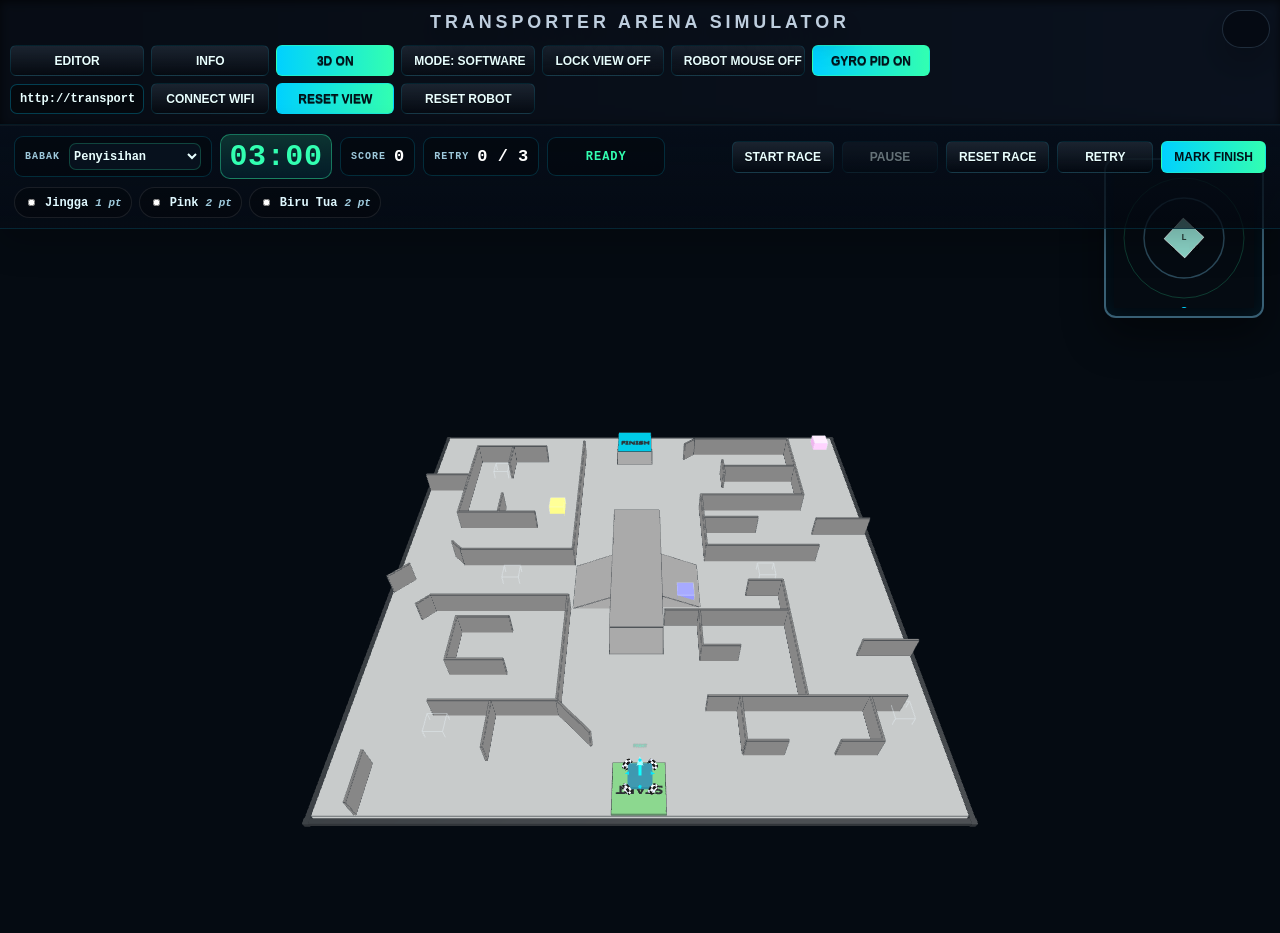
<file: simulator.html>
﻿<!DOCTYPE html>
<html lang="id">

<head>
    <meta charset="UTF-8">
    <title>ESP32 WiFi Transporter TC 2026 Monitor</title>
    <link rel="stylesheet" href="vendor/codemirror/codemirror.min.css">
    <link rel="stylesheet" href="vendor/codemirror/theme/monokai.min.css">
    <link rel="stylesheet" href="css/base.css">
    <link rel="stylesheet" href="css/simulator.css">

</head>

<body>
    <nav class="app-nav" aria-label="Navigasi halaman">
        <button class="app-nav-toggle" type="button" aria-label="Open navigation" aria-expanded="false"><span></span></button>
        <div class="app-nav-links">
            <a href="index.html">Home</a>
            <a class="active" href="simulator.html">Simulator</a>
            <a href="stick_test.html">Stick Test</a>
        </div>
    </nav>

    <div id="left-panel" class="floating-panel panel-hidden">
        <div class="header">
            <span>Robot Program Editor</span>
            <span style="color: #888; font-size: 11px;">mDNS / OTA-ready flow</span>
        </div>
        <div id="resizer" class="panel-resizer" title="Resize editor"></div>
        <div class="editor-actionbar">
            <input id="gen-ota-host" class="editor-host-input" value="transporter-tc2026.local" autocomplete="off"
                aria-label="mDNS host">
            <button id="copy-code-btn" class="ui-btn" type="button">COPY</button>
            <button id="serial-prep-btn" class="ui-btn" type="button">WEB SERIAL</button>
            <button id="ota-ready-btn" class="ui-btn" type="button">OTA .BIN</button>
        </div>
        <textarea id="cpp-editor">
/*
 * ESP32 WIFI TETHERING MONITOR ENDPOINT
 * ESP32 connect ke hotspot/tethering laptop.
 * Browser buka file HTML ini, lalu isi IP ESP32 dan tekan CONNECT WIFI.
 *
 * Penting:
 * - Cek IP ESP32 dari Serial Monitor.
 * - Endpoint yang dibaca dashboard: http://IP_ESP32/data
 * - Header CORS wajib ada supaya browser bisa fetch data dari file/localhost.
 */

#include <WiFi.h>
#include <WebServer.h>

const char* WIFI_SSID = "NAMA_HOTSPOT_LAPTOP";
const char* WIFI_PASS = "PASSWORD_HOTSPOT";

WebServer server(80);

// Contoh data sensor / aktuator.
// Nanti ganti nilainya dari sensor asli.
int tofFront = 999;
int tofRight = 999;
int tofBack  = 999;
int tofLeft  = 999;

long encFL = 0;
long encFR = 0;
long encRL = 0;
long encRR = 0;

int pwmFL = 0;
int pwmFR = 0;
int pwmRL = 0;
int pwmRR = 0;

int servo1 = 90;
int servo2 = 90;
int servo3 = 90;

float gyroRad = 0.0;
float cmdX = 0.0;
float cmdY = 0.0;
float cmdTurn = 0.0;

// =======================================================
// GYRO PID / ANGLE LOCK
// Ubah nilai ini untuk tuning robot asli.
// =======================================================
float yawKp = 1.65;
float yawKi = 0.00;
float yawKd = 0.32;

float yawTarget = 0.0;
float yawIntegral = 0.0;
float yawLastError = 0.0;

float wrapAngle(float a) {
  while (a > PI) a -= 2 * PI;
  while (a < -PI) a += 2 * PI;
  return a;
}

float calcYawPID(float targetYaw, float currentYaw, float dt) {
  float err = wrapAngle(targetYaw - currentYaw);
  yawIntegral += err * dt;
  yawIntegral = constrain(yawIntegral, -1.5, 1.5);

  float deriv = (err - yawLastError) / dt;
  yawLastError = err;

  float out = yawKp * err + yawKi * yawIntegral + yawKd * deriv;
  return constrain(out, -0.75, 0.75);
}

void sendCors() {
  server.sendHeader("Access-Control-Allow-Origin", "*");
  server.sendHeader("Access-Control-Allow-Methods", "GET, OPTIONS");
  server.sendHeader("Access-Control-Allow-Headers", "Content-Type");
}

void handleOptions() {
  sendCors();
  server.send(204);
}

void handleData() {
  sendCors();

  String json = "{";
  json += "\"mode\":\"ESP32 WIFI\",";
  json += "\"uptime\":" + String(millis()) + ",";
  json += "\"cmd\":{\"x\":" + String(cmdX, 3) + ",\"y\":" + String(cmdY, 3) + ",\"turn\":" + String(cmdTurn, 3) + "},";
  json += "\"tof\":{\"front\":" + String(tofFront) + ",\"right\":" + String(tofRight) + ",\"back\":" + String(tofBack) + ",\"left\":" + String(tofLeft) + "},";
  json += "\"encoder\":{\"fl\":" + String(encFL) + ",\"fr\":" + String(encFR) + ",\"rl\":" + String(encRL) + ",\"rr\":" + String(encRR) + "},";
  json += "\"pwm\":{\"fl\":" + String(pwmFL) + ",\"fr\":" + String(pwmFR) + ",\"rl\":" + String(pwmRL) + ",\"rr\":" + String(pwmRR) + "},";
  json += "\"servo\":[" + String(servo1) + "," + String(servo2) + "," + String(servo3) + "],";
  json += "\"gyro\":" + String(gyroRad, 5);
  json += "}";

  server.send(200, "application/json", json);
}

void setup() {
  Serial.begin(115200);

  WiFi.mode(WIFI_STA);
  WiFi.begin(WIFI_SSID, WIFI_PASS);

  Serial.print("Connecting to laptop hotspot");
  while (WiFi.status() != WL_CONNECTED) {
    delay(400);
    Serial.print(".");
  }

  Serial.println();
  Serial.print("ESP32 IP: ");
  Serial.println(WiFi.localIP());

  server.on("/data", HTTP_GET, handleData);
  server.on("/data", HTTP_OPTIONS, handleOptions);
  server.onNotFound([]() {
    sendCors();
    server.send(404, "text/plain", "Not found. Use /data");
  });

  server.begin();
  Serial.println("HTTP monitor server ready.");
}

void loop() {
  server.handleClient();

  /*
   * Update data sensor asli di sini:
   * tofFront = bacaVL53L0XFront();
   * encFL = encoderFL.read();
   * pwmFL = outputMotorFL;
   * servo1 = posisiServo1;
   * gyroRad = yawRad;
   */

  // contoh dummy data bergerak
  encFL++;
  encFR++;
  encRL++;
  encRR++;

  delay(10);
}
</textarea>
    </div>

    <div id="right-panel">
        <div class="header">
            <span class="sim-title">Transporter Arena Simulator</span>
            <div class="btn-group">
                <button id="toggle-editor-btn" class="ui-btn">EDITOR</button>
                <button id="toggle-overlay-btn" class="ui-btn">INFO</button>
                <button id="toggle-3d-btn" class="ui-btn active-toggle">3D ON</button>
                <button id="toggle-mode-btn" class="ui-btn">MODE: SOFTWARE</button>
                <button id="lock-view-btn" class="ui-btn">LOCK VIEW OFF</button>
                <button id="robot-mouse-btn" class="ui-btn">ROBOT MOUSE OFF</button>
                <button id="gyro-pid-btn" class="ui-btn active-toggle">GYRO PID ON</button>
                <input id="esp-ip-input" class="esp-url-input" value="http://transporter-tc2026.local"
                    title="Gunakan mDNS jika firmware robot sudah mendukungnya, contoh: http://transporter-tc2026.local">
                <button id="connect-esp-btn" class="ui-btn">CONNECT WIFI</button>
                <button id="reset-view-btn" class="ui-btn">RESET VIEW</button>
                <button id="reset-robot-btn" class="ui-btn">RESET ROBOT</button>
            </div>
        </div>
        <section id="race-hud" class="race-hud" aria-label="Race mode Transporter Technocorner 2026">
            <div class="race-primary">
                <label class="race-round-label">
                    <span>Babak</span>
                    <select id="race-round-select" class="race-select">
                        <option value="penyisihan">Penyisihan</option>
                        <option value="32besar">32 Besar</option>
                        <option value="16besar">16 Besar</option>
                        <option value="8besar">8 Besar</option>
                        <option value="semifinal">Semifinal</option>
                        <option value="final">Final</option>
                    </select>
                </label>
                <div class="race-timer" id="race-timer">03:00</div>
                <div class="race-score">
                    <span>Score</span>
                    <b id="race-score-value">0</b>
                </div>
                <div class="race-retry">
                    <span>Retry</span>
                    <b id="race-retry-value">0 / 3</b>
                </div>
                <div class="race-status" id="race-status">READY</div>
            </div>
            <div class="race-actions">
                <button id="race-start-btn" class="ui-btn race-btn">START RACE</button>
                <button id="race-pause-btn" class="ui-btn race-btn">PAUSE</button>
                <button id="race-reset-btn" class="ui-btn race-btn">RESET RACE</button>
                <button id="race-retry-btn" class="ui-btn race-btn">RETRY</button>
                <button id="race-finish-btn" class="ui-btn race-btn finish-btn">MARK FINISH</button>
            </div>
            <div id="race-checklist" class="race-checklist" aria-label="Manual scoring checklist"></div>
        </section>
        <div class="view-cube" id="view-cube-container" aria-label="Interactive camera view cube">
            <canvas id="viewCubeCanvas" width="140" height="140"></canvas>
        </div>
        <div id="status-overlay" class="monitor-panel floating-panel panel-hidden">
            <div class="monitor-top">
                <div>
                    <div class="monitor-kicker">OMNI ROBOT MONITOR</div>
                    <b id="gp-status">Tekan tombol stick untuk software mode</b>
                </div>
                <span id="val-safe" class="status-pill safe">AMAN</span>
            </div>
            <div class="floating-content">

            <div class="monitor-card primary-card">
                <div class="card-title">Mode & Connection</div>
                <div class="status-line">
                    <span>Mode</span>
                    <strong id="val-mode" class="safe">SOFTWARE GAMEPAD</strong>
                </div>
                <div class="status-line">
                    <span>ESP32</span>
                    <strong id="esp-status" class="blocked">OFFLINE</strong>
                </div>
                <div class="status-line">
                    <span>Target IP</span>
                    <strong id="esp-ip-display">-</strong>
                </div>
                <div class="status-line">
                    <span>Latency</span>
                    <strong id="esp-latency">- ms</strong>
                </div>
            </div>

            <div class="monitor-card">
                <div class="card-title">Input Command</div>
                <div id="val-input" class="command-value">X:0.00 | Y:0.00 | Turn:0.00</div>
                <div id="val-actual" class="sub-value">Gerak X:0.00 | Y:0.00 | Gyro:0deg</div>
                <div class="pid-strip">
                    <span>Yaw</span><b id="pid-current">0deg</b>
                    <span>Target</span><b id="pid-target">0deg</b>
                    <span>PID</span><b id="pid-out">0.00</b>
                    <span>Mouse</span><b id="mouse-state">OFF</b>
                </div>
                <div class="pid-tune-grid">
                    <label>Kp<input id="pid-kp" type="number" step="0.01"></label>
                    <label>Ki<input id="pid-ki" type="number" step="0.001"></label>
                    <label>Kd<input id="pid-kd" type="number" step="0.01"></label>
                </div>
                <div class="robot-mouse-hint">Ubah Kp/Ki/Kd dari input di atas atau dari <b>SIM_PID_SETTINGS</b> di
                    script. Robot Mouse: drag kiri/kanan = putar yaw, Shift+drag = angkat robot, Alt+drag = tilt fisik.
                </div>
            </div>

            <div class="monitor-card">
                <div class="card-title">Sensor ToF / VL53L0X</div>
                <div class="sensor-grid">
                    <div class="sensor-tile">
                        <span>FRONT</span>
                        <b id="val-tof-front">--</b>
                        <small>mm</small>
                    </div>
                    <div class="sensor-tile">
                        <span>RIGHT</span>
                        <b id="val-tof-right">--</b>
                        <small>mm</small>
                    </div>
                    <div class="sensor-tile">
                        <span>BACK</span>
                        <b id="val-tof-back">--</b>
                        <small>mm</small>
                    </div>
                    <div class="sensor-tile">
                        <span>LEFT</span>
                        <b id="val-tof-left">--</b>
                        <small>mm</small>
                    </div>
                </div>
            </div>

            <div class="monitor-row">
                <div class="monitor-card compact-card">
                    <div class="card-title">Wheel Encoder</div>
                    <div class="quad-grid">
                        <span>FL</span><b id="enc-fl">0</b>
                        <span>FR</span><b id="enc-fr">0</b>
                        <span>RL</span><b id="enc-rl">0</b>
                        <span>RR</span><b id="enc-rr">0</b>
                    </div>
                </div>

                <div class="monitor-card compact-card">
                    <div class="card-title">Motor PWM</div>
                    <div class="quad-grid">
                        <span>FL</span><b id="pwm-fl">0</b>
                        <span>FR</span><b id="pwm-fr">0</b>
                        <span>RL</span><b id="pwm-rl">0</b>
                        <span>RR</span><b id="pwm-rr">0</b>
                    </div>
                </div>
            </div>

            <div class="monitor-row">
                <div class="monitor-card compact-card">
                    <div class="card-title">Servo</div>
                    <div class="quad-grid three-row">
                        <span>S1</span><b id="servo-1">--</b>
                        <span>S2</span><b id="servo-2">--</b>
                        <span>S3</span><b id="servo-3">--</b>
                    </div>
                </div>

                <div class="monitor-card compact-card">
                    <div class="card-title">Slip / Stall</div>
                <div id="val-slip" class="slip-value">Software mode siap</div>
                </div>
            </div>
            </div>
            <div id="info-resizer" class="panel-resizer" title="Resize info"></div>
        </div>
        <div id="canva-container"></div>
    </div>

    <script src="vendor/three/three.min.js"></script>
    <script src="vendor/three/OrbitControls.js"></script>
    <script src="vendor/three/GLTFLoader.js"></script>
    <script src="vendor/codemirror/codemirror.min.js"></script>
    <script src="vendor/codemirror/mode/clike/clike.min.js"></script>
    <script src="js/track-data.js"></script>

    <script>
        // Array global untuk dideteksi oleh Raycaster gravitasi (Y-Axis)
        const floorObjects = [];
        const officialFloorObjects = [];

        // 1. Inisialisasi UI Toggles & Editor
        const leftPanel = document.getElementById('left-panel');
        const rightPanel = document.getElementById('right-panel');
        const overlay = document.getElementById('status-overlay');
        let editorVisible = false;
        let overlayVisible = false;

        var editor = CodeMirror.fromTextArea(document.getElementById("cpp-editor"), {
            lineNumbers: true, mode: "text/x-c++src", theme: "monokai", readOnly: false
        });

        const PANEL_LAYOUT_KEY = 'transporter_tc2026_panel_layout_v1';
        const panelState = {
            editor: { visible: false, x: 16, y: 18, w: 520, h: 720 },
            info: { visible: false, x: 24, y: 18, w: 510, h: 690 }
        };

        function clampPanelState(state) {
            const margin = 10;
            const maxW = Math.max(300, window.innerWidth - margin * 2);
            const maxH = Math.max(260, window.innerHeight - margin * 2);
            state.w = clamp(state.w, 290, maxW);
            state.h = clamp(state.h, 260, maxH);
            state.x = clamp(state.x, margin, Math.max(margin, window.innerWidth - state.w - margin));
            state.y = clamp(state.y, margin, Math.max(margin, window.innerHeight - state.h - margin));
        }

        function updatePanelFont(panel, state) {
            const scale = clamp(Math.min(state.w / 520, state.h / 680), 0.78, 1.12);
            panel.style.setProperty('--panel-font-scale', scale.toFixed(2));
        }

        function savePanelState() {
            try { localStorage.setItem(PANEL_LAYOUT_KEY, JSON.stringify(panelState)); } catch (e) { }
        }

        function loadPanelState() {
            try {
                const raw = localStorage.getItem(PANEL_LAYOUT_KEY);
                if (!raw) return;
                const saved = JSON.parse(raw);
                ['editor', 'info'].forEach(key => {
                    if (!saved[key]) return;
                    Object.assign(panelState[key], saved[key]);
                });
            } catch (e) { }
        }

        function applyPanelState(key, panel) {
            const state = panelState[key];
            clampPanelState(state);
            panel.style.left = `${state.x}px`;
            panel.style.top = `${state.y}px`;
            panel.style.width = `${state.w}px`;
            panel.style.height = `${state.h}px`;
            panel.classList.toggle('panel-hidden', !state.visible);
            updatePanelFont(panel, state);
            if (panel === leftPanel && editor && editor.refresh) setTimeout(() => editor.refresh(), 80);
        }

        function setPanelVisible(key, visible) {
            panelState[key].visible = visible;
            if (key === 'editor') editorVisible = visible;
            if (key === 'info') overlayVisible = visible;
            applyPanelState(key, key === 'editor' ? leftPanel : overlay);
            refreshPanelButtons();
            savePanelState();
        }

        function refreshPanelButtons() {
            const editorBtn = document.getElementById('toggle-editor-btn');
            const infoBtn = document.getElementById('toggle-overlay-btn');
            if (editorBtn) {
                editorBtn.textContent = panelState.editor.visible ? 'EDITOR ON' : 'EDITOR';
                editorBtn.classList.toggle('active-toggle', panelState.editor.visible);
            }
            if (infoBtn) {
                infoBtn.textContent = panelState.info.visible ? 'INFO ON' : 'INFO';
                infoBtn.classList.toggle('active-toggle', panelState.info.visible);
            }
        }

        function setupFloatingPanel(key, panel, dragHandle) {
            const state = panelState[key];
            let drag = null;
            let resize = null;

            dragHandle.addEventListener('pointerdown', (e) => {
                if (e.target.closest('button,input,a')) return;
                drag = { x: e.clientX, y: e.clientY, startX: state.x, startY: state.y };
                panel.classList.add('dragging');
                dragHandle.setPointerCapture(e.pointerId);
                e.preventDefault();
            });

            dragHandle.addEventListener('pointermove', (e) => {
                if (!drag) return;
                state.x = drag.startX + e.clientX - drag.x;
                state.y = drag.startY + e.clientY - drag.y;
                applyPanelState(key, panel);
            });

            dragHandle.addEventListener('pointerup', (e) => {
                if (!drag) return;
                drag = null;
                panel.classList.remove('dragging');
                try { dragHandle.releasePointerCapture(e.pointerId); } catch (err) { }
                savePanelState();
            });

            const resizeDirs = ['n', 'e', 's', 'w', 'ne', 'nw', 'se', 'sw'];
            resizeDirs.forEach((dir) => {
                const handle = document.createElement('div');
                handle.className = `panel-resize-edge panel-resize-${dir}`;
                handle.dataset.resize = dir;
                panel.appendChild(handle);

                handle.addEventListener('pointerdown', (e) => {
                    resize = {
                        dir,
                        x: e.clientX,
                        y: e.clientY,
                        startX: state.x,
                        startY: state.y,
                        startW: state.w,
                        startH: state.h
                    };
                    handle.setPointerCapture(e.pointerId);
                    e.preventDefault();
                    e.stopPropagation();
                });

                handle.addEventListener('pointermove', (e) => {
                    if (!resize || resize.dir !== dir) return;
                    const dx = e.clientX - resize.x;
                    const dy = e.clientY - resize.y;
                    let nextX = resize.startX;
                    let nextY = resize.startY;
                    let nextW = resize.startW;
                    let nextH = resize.startH;

                    if (dir.includes('e')) nextW = resize.startW + dx;
                    if (dir.includes('s')) nextH = resize.startH + dy;
                    if (dir.includes('w')) {
                        nextW = resize.startW - dx;
                        nextX = resize.startX + dx;
                    }
                    if (dir.includes('n')) {
                        nextH = resize.startH - dy;
                        nextY = resize.startY + dy;
                    }

                    const minW = 290;
                    const minH = 260;
                    if (nextW < minW) {
                        if (dir.includes('w')) nextX -= minW - nextW;
                        nextW = minW;
                    }
                    if (nextH < minH) {
                        if (dir.includes('n')) nextY -= minH - nextH;
                        nextH = minH;
                    }

                    state.x = nextX;
                    state.y = nextY;
                    state.w = nextW;
                    state.h = nextH;
                    applyPanelState(key, panel);
                });

                handle.addEventListener('pointerup', (e) => {
                    if (!resize || resize.dir !== dir) return;
                    resize = null;
                    try { handle.releasePointerCapture(e.pointerId); } catch (err) { }
                    savePanelState();
                });
            });
        }

        loadPanelState();
        setupFloatingPanel('editor', leftPanel, leftPanel.querySelector('.header'));
        setupFloatingPanel('info', overlay, overlay.querySelector('.monitor-top'));
        applyPanelState('editor', leftPanel);
        applyPanelState('info', overlay);
        refreshPanelButtons();
        window.addEventListener('resize', () => {
            applyPanelState('editor', leftPanel);
            applyPanelState('info', overlay);
            resizeCanvas();
        });

        // 2. Setup Three.js
        const container = document.getElementById('canva-container');
        const scene = new THREE.Scene();
        scene.background = new THREE.Color(0x050b12);

        const camera = new THREE.PerspectiveCamera(60, container.clientWidth / container.clientHeight, 0.01, 100);
        // Kamera ditempatkan di belakang START (+Z), menghadap lurus ke lapangan FINISH (-Z)
        camera.position.set(0, 2.8, 2.6);
        camera.lookAt(0, 0, 0);

        const renderer = new THREE.WebGLRenderer({ antialias: true });
        renderer.setSize(container.clientWidth, container.clientHeight);
        renderer.outputEncoding = THREE.sRGBEncoding;
        container.appendChild(renderer.domElement);

        const controls = new THREE.OrbitControls(camera, renderer.domElement);
        controls.enableDamping = true; controls.dampingFactor = 0.05; controls.maxPolarAngle = Math.PI / 2;

        const CAMERA_PRESETS = {
            top: { pos: [0, 4.1, 0.001], target: [0, 0, 0] },
            start: { pos: [0, 0.42, 1.78], target: [0, 0.045, 1.33] },
            center: { pos: [-0.78, 0.82, 0.28], target: [0, 0.035, 0.02] },
            finish: { pos: [0, 0.68, -1.18], target: [0, 0.035, -1.40] },
            left: { pos: [-1.33, 0.72, 0.12], target: [-0.42, 0.025, 0.02] },
            right: { pos: [1.33, 0.72, 0.12], target: [0.42, 0.025, 0.02] },
            box: { pos: [0.95, 0.62, 0.92], target: [0.57, 0.035, 0.64] }
        };

        function setCameraPreset(name) {
            const preset = CAMERA_PRESETS[name];
            if (!preset) return;
            camera.position.set(...preset.pos);
            controls.target.set(...preset.target);
            controls.update();
        }

        document.querySelectorAll('[data-view]').forEach(btn => {
            btn.addEventListener('click', () => setCameraPreset(btn.dataset.view));
        });
        const initialView = new URLSearchParams(window.location.search).get('view');
        if (initialView) setCameraPreset(initialView);

        const directionalLight = new THREE.DirectionalLight(0xffffff, 1.2);
        directionalLight.position.set(5, 10, 5); scene.add(directionalLight);
        scene.add(new THREE.AmbientLight(0xffffff, 0.8));

        const arenaSize = 3.0; // meters
        const arenaDiv = 60;
        const grid = new THREE.GridHelper(arenaSize, arenaDiv, 0x000000, 0x000000);
        grid.material.opacity = 0.015; grid.material.transparent = true;
        scene.add(grid);

        const tofObjects = [];
        const track3DGroup = new THREE.Group();
        track3DGroup.name = 'track-3d-debug-layer';
        scene.add(track3DGroup);
        const proceduralArenaGroup = new THREE.Group();
        proceduralArenaGroup.name = 'procedural-arena-fallback';
        track3DGroup.add(proceduralArenaGroup);
        const officialArenaGroup = new THREE.Group();
        officialArenaGroup.name = 'official-land-of-tptc';
        officialArenaGroup.visible = false;
        track3DGroup.add(officialArenaGroup);
        const gameObjectGroup = new THREE.Group();
        gameObjectGroup.name = 'simulated-game-objects';
        track3DGroup.add(gameObjectGroup);
        const gameObjectsByColor = {};
        const obstacleObjects = [];
        let activeTrackLayer = 'procedural';
        let track3DVisible = true;
        let simGyroReady = false;
        let robotGroundReady = false;
        const OFFICIAL_ARENA_YAW = Math.PI;
        const OFFICIAL_START_POSE = {
            x: 0,
            y: 0.04,
            z: 1.34,
            yaw: 0
        };
        const FALLBACK_START_POSE = {
            x: 0,
            y: 0.03,
            z: 1.375,
            yaw: 0
        };

        function getStartPose() {
            return activeTrackLayer === 'official' ? OFFICIAL_START_POSE : FALLBACK_START_POSE;
        }

        function setOfficialArenaActive(active) {
            activeTrackLayer = active ? 'official' : 'procedural';
            officialArenaGroup.visible = active && track3DVisible;
            proceduralArenaGroup.visible = !active && track3DVisible;
            const slipEl = document.getElementById('val-slip');
            if (slipEl) {
                slipEl.innerHTML = active
                    ? 'Arena resmi GLB aktif<br><small style="font-size:11px;color:#9db6c9;">Land of TPTC.glb</small>'
                    : 'Arena prosedural fallback aktif';
                slipEl.style.color = active ? '#32ffb1' : '#ffd166';
            }
            if (active && robot) resetRobotToStart();
        }

        function setTrack3DVisible(visible) {
            track3DVisible = visible;
            track3DGroup.visible = visible;
            officialArenaGroup.visible = activeTrackLayer === 'official' && visible;
            proceduralArenaGroup.visible = activeTrackLayer === 'procedural' && visible;
            const btn = document.getElementById('toggle-3d-btn');
            if (btn) {
                btn.textContent = visible ? '3D ON' : '3D OFF';
                btn.classList.toggle('active-toggle', visible);
            }
        }

        document.getElementById('toggle-3d-btn')?.addEventListener('click', () => {
            setTrack3DVisible(!track3DVisible);
        });
        if (new URLSearchParams(window.location.search).get('mesh') === 'off') {
            setTrack3DVisible(false);
        }

        function createArena() {
            const cm = 0.01;
            const cmX = (x) => (x - 150) * cm;
            const cmZ = (y) => (y - 150) * cm;
            const rotateOfficialCm = (x, y) => ({ x: 300 - x, y: 300 - y });

            const trackTexture = new THREE.TextureLoader().load('Web_Assets/track_tc2026_clean.png');
            trackTexture.encoding = THREE.sRGBEncoding;
            trackTexture.anisotropy = Math.min(8, renderer.capabilities.getMaxAnisotropy());

            const fieldMat = new THREE.MeshPhongMaterial({
                color: 0x3a3f47, map: trackTexture, shininess: 8
            });
            const edgeMat = new THREE.LineBasicMaterial({ color: 0xd8f3ff, transparent: true, opacity: 0.34 });
            const wallMat = new THREE.MeshPhongMaterial({
                color: 0x171a1f, emissive: 0x05080c, shininess: 35
            });
            const borderMat = new THREE.MeshPhongMaterial({
                color: 0x05070a, emissive: 0x000000, shininess: 30
            });
            const startMat = new THREE.MeshBasicMaterial({ color: 0x1efc89, transparent: true, opacity: 0.18, side: THREE.DoubleSide });
            const finishMat = new THREE.MeshPhongMaterial({ color: 0x18b7ff, emissive: 0x07354a, shininess: 18 });
            const rampLightMat = new THREE.MeshPhongMaterial({ color: 0x9fa4aa, shininess: 18, side: THREE.DoubleSide });
            const topFloorMat = new THREE.MeshPhongMaterial({ color: 0x363a40, shininess: 14 });

            const colors = {
                orange: { hex: 0xffaa19 }, blue: { hex: 0x2426d9 }, pink: { hex: 0xe767e6 },
                purple: { hex: 0xb916c7 }, yellow: { hex: 0xf5ee18 }, red: { hex: 0xff2948 }
            };

            function makeMat(c, opacity = 1, basic = false) {
                if (basic) return new THREE.MeshBasicMaterial({ color: c.hex ?? c, transparent: opacity < 1, opacity, side: THREE.DoubleSide });
                return new THREE.MeshPhongMaterial({ color: c.hex ?? c, emissive: 0x222222, transparent: opacity < 1, opacity, shininess: 24 });
            }

            function addMeshEdges(mesh, thresholdAngle = 18, targetGroup = proceduralArenaGroup) {
                const edgeGeo = new THREE.EdgesGeometry(mesh.geometry, thresholdAngle);
                const edge = new THREE.LineSegments(edgeGeo, edgeMat);
                edge.position.copy(mesh.position);
                edge.rotation.copy(mesh.rotation);
                edge.scale.copy(mesh.scale);
                edge.name = `${mesh.name}-wire-edge`;
                targetGroup.add(edge);
                return edge;
            }

            function addTrackLabel(text, xCm, yCm, color = '#222222', scaleX = 0.22, scaleY = 0.055, yM = 0.045) {
                const canvas = document.createElement('canvas');
                canvas.width = 512; canvas.height = 128;
                const ctx = canvas.getContext('2d');
                ctx.clearRect(0, 0, canvas.width, canvas.height);
                ctx.font = '900 48px Courier New';
                ctx.textAlign = 'center'; ctx.textBaseline = 'middle';
                ctx.fillStyle = color;
                ctx.fillText(text, 256, 64);
                const texture = new THREE.CanvasTexture(canvas);
                const mat = new THREE.SpriteMaterial({ map: texture, transparent: true, depthWrite: false });
                const sprite = new THREE.Sprite(mat);
                sprite.position.set(cmX(xCm), yM, cmZ(yCm));
                sprite.scale.set(scaleX, scaleY, 1);
                scene.add(sprite);
                return sprite;
            }

            function addPlaneCm(xCm, yCm, wCm, hCm, mat, name = 'track-plane', yM = 0.001, inTrack3D = true) {
                const g = new THREE.PlaneGeometry(wCm * cm, hCm * cm);
                const m = new THREE.Mesh(g, mat);
                m.rotation.x = -Math.PI / 2;
                m.position.set(cmX(xCm), yM, cmZ(yCm));
                m.name = name;
                (inTrack3D ? proceduralArenaGroup : scene).add(m);
                floorObjects.push(m);
                return m;
            }

            function addBoxCm(xCm, yCm, wCm, hCm, heightM, mat, name = 'track-box', detectable = false, isFloor = false, targetGroup = proceduralArenaGroup) {
                const g = new THREE.BoxGeometry(wCm * cm, heightM, hCm * cm);
                const m = new THREE.Mesh(g, mat);
                m.position.set(cmX(xCm), heightM / 2, cmZ(yCm));
                m.name = name;
                targetGroup.add(m);
                addMeshEdges(m, 18, targetGroup);
                if (detectable) tofObjects.push(m);
                if (isFloor) floorObjects.push(m);
                return m;
            }

            function addRaisedPlatformCm(xCm, yCm, wCm, hCm, topHeightM, mat, name = 'raised-platform') {
                return addBoxCm(xCm, yCm, wCm, hCm, topHeightM, mat, name, false, true);
            }

            function addWallLineCm(x1, y1, x2, y2, name = 'inner-wall', thickCm = 2.4, heightM = 0.08, mat = wallMat) {
                const dx = (x2 - x1) * cm; const dz = (y2 - y1) * cm;
                const length = Math.max(Math.hypot(dx, dz), thickCm * cm);
                const g = new THREE.BoxGeometry(length, heightM, thickCm * cm);
                const m = new THREE.Mesh(g, mat);
                m.position.set(cmX((x1 + x2) / 2), heightM / 2, cmZ((y1 + y2) / 2));
                m.rotation.y = Math.atan2(dz, dx);
                m.name = name;
                proceduralArenaGroup.add(m);
                addMeshEdges(m);
                tofObjects.push(m);
                return m;
            }

            function addWallRectCm(xCm, yCm, wCm, hCm, name = 'pixel-wall', heightM = 0.08, mat = wallMat) {
                const minWall = window.TC2026_TRACK?.wallThicknessCm || 1.8;
                return addBoxCm(xCm, yCm, Math.max(wCm, minWall), Math.max(hCm, minWall), heightM, mat, name, true, false);
            }

            function addRampWedgeCm(xCm, yCm, wCm, hCm, heightM, mat, name = 'ramp-wedge', direction = 'high_z0') {
                const w = wCm * cm; const d = hCm * cm;
                const x0 = -w / 2, x1 = w / 2;
                const z0 = -d / 2, z1 = d / 2;

                let heights = { nw: 0, ne: 0, se: 0, sw: 0 };
                if (direction === 'high_z0') { heights.nw = heightM; heights.ne = heightM; }
                else if (direction === 'high_z1') { heights.sw = heightM; heights.se = heightM; }
                else if (direction === 'high_x0') { heights.nw = heightM; heights.sw = heightM; }
                else if (direction === 'high_x1') { heights.ne = heightM; heights.se = heightM; }

                const verts = new Float32Array([
                    x0, 0, z0, x1, 0, z0, x1, 0, z1, x0, 0, z1,
                    x0, heights.nw, z0, x1, heights.ne, z0, x1, heights.se, z1, x0, heights.sw, z1
                ]);
                const indices = [
                    0, 2, 1, 0, 3, 2, 4, 5, 6, 4, 6, 7,
                    0, 1, 5, 0, 5, 4, 1, 2, 6, 1, 6, 5,
                    2, 3, 7, 2, 7, 6, 3, 0, 4, 3, 4, 7
                ];
                const g = new THREE.BufferGeometry();
                g.setAttribute('position', new THREE.BufferAttribute(verts, 3));
                g.setIndex(indices);
                g.computeVertexNormals();
                const m = new THREE.Mesh(g, mat);
                m.position.set(cmX(xCm), 0, cmZ(yCm));
                m.name = name;
                proceduralArenaGroup.add(m);
                addMeshEdges(m, 8);
                floorObjects.push(m);
                return m;
            }

            function addDropZoneAndBox(colorKey, xCm, yCm, label, isObstacle = false) {
                const p = rotateOfficialCm(xCm, yCm);
                const c = colors[colorKey];
                const box = addBoxCm(p.x, p.y, 10, 10, 0.10, makeMat(c, 1), `${label}-box-10x10x10cm`, true, false, gameObjectGroup);
                box.userData.sourceCm = { x: xCm, y: yCm };
                box.userData.worldCm = p;
                box.userData.isTransporterBox = true;
                box.userData.colorKey = colorKey;
                box.userData.isObstacleBox = isObstacle;
                if (isObstacle) {
                    obstacleObjects.push(box);
                } else {
                    if (!gameObjectsByColor[colorKey]) gameObjectsByColor[colorKey] = [];
                    gameObjectsByColor[colorKey].push(box);
                }
                return box;
            }

            // Lantai Lapangan
            addPlaneCm(150, 150, 300, 300, fieldMat, 'arena-floor-reference-png', 0.001, false);

            // Tembok Luar
            addWallLineCm(0, 0, 300, 0, 'outer-top', 3.0, 0.08, borderMat);
            addWallLineCm(300, 0, 300, 300, 'outer-right', 3.0, 0.08, borderMat);
            addWallLineCm(300, 300, 0, 300, 'outer-bottom', 3.0, 0.08, borderMat);
            addWallLineCm(0, 300, 0, 0, 'outer-left', 3.0, 0.08, borderMat);

            // START is at the bottom of the official track (near +Z / camera).
            addPlaneCm(150, 287.4, 25, 25, startMat, 'start-pad-25x25cm', 0.008);

            // FINISH is at the top of the official track and raised by 5 cm.
            addRaisedPlatformCm(150, 12.5, 25, 25, 0.05, finishMat, 'finish-pad-elevated');
            addRampWedgeCm(150, 31, 25, 12, 0.05, rampLightMat, 'finish-ramp', 'high_z0');

            // Platform Tertinggi Tengah & Ekstrusi Ramp Ke Luar
            addRaisedPlatformCm(150, 150, 35, 100, 0.05, topFloorMat, 'center-top-platform');
            addRampWedgeCm(116.25, 150, 32.5, 50, 0.05, rampLightMat, 'left-light-ramp', 'high_x1');
            addRampWedgeCm(183.75, 150, 32.5, 50, 0.05, rampLightMat, 'right-light-ramp', 'high_x0');
            addRampWedgeCm(150, 94, 35, 12, 0.05, rampLightMat, 'upper-light-ramp', 'high_z1');
            addRampWedgeCm(150, 206, 35, 12, 0.05, rampLightMat, 'lower-light-ramp', 'high_z0');

            // Tembok maze diekstrusi dari pixel garis hitam texture, bukan koordinat kira-kira.
            const isOuterEdgeRect = ([x, y, w, h]) => {
                const left = x - w / 2, right = x + w / 2, top = y - h / 2, bottom = y + h / 2;
                return left <= 1.1 || right >= 298.9 || top <= 1.1 || bottom >= 298.9;
            };
            const wallRects = (window.TC2026_TRACK?.wallRectsCm || []).filter((rect) => !isOuterEdgeRect(rect));
            wallRects.forEach((r, idx) => addWallRectCm(...r, `pixel-wall-${idx}`, 0.08, wallMat));
            (window.TC2026_TRACK?.supplementalWallRectsCm || []).forEach((r, idx) => addWallRectCm(...r, `supplemental-wall-${idx}`, 0.08, wallMat));

            addDropZoneAndBox('blue', 122.9, 134.3, 'blue');
            addDropZoneAndBox('orange', 206.9, 214.4, 'orange');
            addDropZoneAndBox('yellow', 17.3, 51.9, 'yellow');
            addDropZoneAndBox('purple', 252.1, 44.8, 'purple');
            addDropZoneAndBox('pink', 11.3, 289.7, 'pink');
            addDropZoneAndBox('red', 72, 151, 'red-obstacle-1', true);
            addDropZoneAndBox('red', 229, 149, 'red-obstacle-2', true);
            addDropZoneAndBox('red', 251, 254, 'red-obstacle-3', true);
        }
        createArena();

        function loadOfficialArenaGlb() {
            const officialPath = 'Web_Assets/Land_of_TPTC.glb';
            const officialLoader = new THREE.GLTFLoader();
            officialLoader.load(officialPath, (gltf) => {
                const root = gltf.scene;
                root.name = 'Land of TPTC official arena';
                officialArenaGroup.rotation.y = OFFICIAL_ARENA_YAW;
                const officialEdgeMat = new THREE.LineBasicMaterial({ color: 0x07090b, transparent: true, opacity: 0.62 });
                const officialMat = new THREE.MeshBasicMaterial({
                    color: 0xffffff,
                    vertexColors: true,
                    side: THREE.DoubleSide
                });

                function remapOfficialVertexColors(mesh) {
                    const colorAttr = mesh.geometry?.attributes?.color;
                    if (!colorAttr) return;
                    const nextColors = new Float32Array(colorAttr.array.length);
                    for (let i = 0; i < colorAttr.count; i++) {
                        const r = colorAttr.getX(i);
                        const g = colorAttr.getY(i);
                        const b = colorAttr.getZ(i);
                        const max = Math.max(r, g, b);
                        const min = Math.min(r, g, b);
                        const sat = max - min;
                        const idx = i * 3;

                        if (max > 0.82 && sat < 0.08) {
                            nextColors[idx] = 0.58;
                            nextColors[idx + 1] = 0.60;
                            nextColors[idx + 2] = 0.60;
                        } else if (max < 0.34) {
                            nextColors[idx] = 0.025;
                            nextColors[idx + 1] = 0.028;
                            nextColors[idx + 2] = 0.030;
                        } else if (sat < 0.10) {
                            const v = THREE.MathUtils.clamp(max * 0.58, 0.22, 0.42);
                            nextColors[idx] = v;
                            nextColors[idx + 1] = v;
                            nextColors[idx + 2] = v;
                        } else {
                            nextColors[idx] = THREE.MathUtils.clamp(r * 0.96, 0, 1);
                            nextColors[idx + 1] = THREE.MathUtils.clamp(g * 0.96, 0, 1);
                            nextColors[idx + 2] = THREE.MathUtils.clamp(b * 0.96, 0, 1);
                        }
                    }
                    mesh.geometry = mesh.geometry.clone();
                    mesh.geometry.setAttribute('color', new THREE.BufferAttribute(nextColors, 3));
                }

                root.traverse((obj) => {
                    if (!obj.isMesh) return;
                    obj.castShadow = false;
                    obj.receiveShadow = true;
                    remapOfficialVertexColors(obj);
                    obj.material = officialMat;
                    officialFloorObjects.push(obj);
                });

                const box = new THREE.Box3().setFromObject(root);
                const size = box.getSize(new THREE.Vector3());
                const center = box.getCenter(new THREE.Vector3());
                const maxXZ = Math.max(size.x, size.z);
                const maxXYZ = Math.max(size.x, size.y, size.z);
                const scale = maxXZ > 0 ? 3.0 / maxXZ : 3.0 / maxXYZ;

                root.position.sub(center);
                root.scale.setScalar(scale);

                const fittedBox = new THREE.Box3().setFromObject(root);
                root.position.y -= fittedBox.min.y;

                officialArenaGroup.add(root);

                root.updateMatrixWorld(true);
                root.traverse((obj) => {
                    if (!obj.isMesh) return;
                    const edge = new THREE.LineSegments(new THREE.EdgesGeometry(obj.geometry, 18), officialEdgeMat);
                    edge.matrixAutoUpdate = false;
                    edge.matrix.copy(obj.matrixWorld);
                    edge.name = `${obj.name || 'official-arena'}-wire-edge`;
                    officialArenaGroup.add(edge);
                });

                const boundary = new THREE.Group();
                boundary.name = 'official-arena-perimeter';
                const boundaryMat = new THREE.MeshPhongMaterial({ color: 0x060708, emissive: 0x000000, shininess: 18 });
                const boundaryHeight = 0.028;
                const boundaryThick = 0.025;
                [
                    [0, 0, 3.06, boundaryThick],
                    [0, 0, boundaryThick, 3.06],
                    [0, 1.515, 3.06, boundaryThick],
                    [0, -1.515, 3.06, boundaryThick],
                    [1.515, 0, boundaryThick, 3.06],
                    [-1.515, 0, boundaryThick, 3.06]
                ].slice(2).forEach(([x, z, w, d], idx) => {
                    const m = new THREE.Mesh(new THREE.BoxGeometry(w, boundaryHeight, d), boundaryMat);
                    m.position.set(x, boundaryHeight / 2 + 0.003, z);
                    m.name = `official-boundary-${idx}`;
                    boundary.add(m);
                });
                officialArenaGroup.add(boundary);
                setOfficialArenaActive(true);
            }, undefined, (error) => {
                console.warn('Land of TPTC.glb gagal dimuat, fallback ke arena prosedural.', error);
                setOfficialArenaActive(false);
            });
        }
        loadOfficialArenaGlb();

        const robot = new THREE.Mesh(new THREE.BoxGeometry(0.115, 0.026, 0.115), new THREE.MeshPhongMaterial({
            color: 0x07131d,
            emissive: 0x003a4a,
            emissiveIntensity: 0.8,
            shininess: 42
        }));

        function resetRobotToStart() {
            const pose = getStartPose();
            robot.position.set(pose.x, pose.y, pose.z);
            robot.rotation.set(0, pose.yaw, 0);
            try {
                if (robotGroundReady && typeof snapRobotToGroundPose === 'function') snapRobotToGroundPose();
            } catch (err) {
                console.warn('Robot start snap gagal:', err);
            }
            if (simGyroReady) {
                gyroPid.targetYaw = robot.rotation.y;
                gyroPid.integral = 0;
                gyroPid.lastError = 0;
                gyroPid.hasLastError = false;
                gyroPid.output = 0;
            }
        }

        // START resmi mengikuti orientasi Land_of_TPTC.glb saat arena official aktif.
        robot.position.set(FALLBACK_START_POSE.x, FALLBACK_START_POSE.y, FALLBACK_START_POSE.z);
        robot.rotation.y = FALLBACK_START_POSE.yaw;
        scene.add(robot);

        const frontMark = new THREE.Group();
        const arrowBody = new THREE.Mesh(
            new THREE.BoxGeometry(0.014, 0.006, 0.055),
            new THREE.MeshPhongMaterial({ color: 0x00ffcc, emissive: 0x00d1ff, emissiveIntensity: 0.9 })
        );
        arrowBody.position.set(0, 0.012, -0.025);
        const arrowHead = new THREE.Mesh(
            new THREE.ConeGeometry(0.025, 0.045, 3),
            new THREE.MeshPhongMaterial({ color: 0x32ffb1, emissive: 0x32ffb1, emissiveIntensity: 0.8 })
        );
        arrowHead.position.set(0, 0.014, -0.070);
        arrowHead.rotation.x = -Math.PI / 2;
        frontMark.add(arrowBody); frontMark.add(arrowHead);
        robot.add(frontMark);

        function makeTextSprite(text, color = '#32ffb1') {
            const canvas = document.createElement('canvas');
            canvas.width = 256; canvas.height = 64; const ctx = canvas.getContext('2d');
            ctx.clearRect(0, 0, canvas.width, canvas.height);
            ctx.font = 'bold 34px Courier New'; ctx.fillStyle = color;
            ctx.textAlign = 'center'; ctx.textBaseline = 'middle';
            ctx.fillText(text, 128, 32);
            const texture = new THREE.CanvasTexture(canvas);
            const mat = new THREE.SpriteMaterial({ map: texture, transparent: true });
            const sprite = new THREE.Sprite(mat); sprite.scale.set(0.16, 0.04, 1);
            return sprite;
        }

        const frontLabel = makeTextSprite('FRONT', '#32ffb1');
        frontLabel.position.set(0, 0.09, -0.105);
        robot.add(frontLabel);

        robot.material.emissive = new THREE.Color(0x003a4a);
        robot.material.emissiveIntensity = 0.8;

        const tofMax = 2000;
        const sensors = { front: { mm: tofMax + 1 }, right: { mm: tofMax + 1 }, back: { mm: tofMax + 1 }, left: { mm: tofMax + 1 }, minAvoidMm: 120 };
        const rayFront = new THREE.Raycaster(); const rayRight = new THREE.Raycaster(); const rayBack = new THREE.Raycaster(); const rayLeft = new THREE.Raycaster();

        function createSensorMeshes() {
            const coneGeom = new THREE.ConeGeometry(0.008, 0.02, 8);
            const mat = new THREE.MeshBasicMaterial({ color: 0x00d1ff, opacity: 0.95, transparent: true });
            const sFront = new THREE.Mesh(coneGeom, mat.clone()); sFront.position.set(0, 0.03, -0.06); sFront.rotation.x = Math.PI; robot.add(sFront);
            const sBack = new THREE.Mesh(coneGeom, mat.clone()); sBack.position.set(0, 0.03, 0.06); robot.add(sBack);
            const sRight = new THREE.Mesh(coneGeom, mat.clone()); sRight.position.set(0.06, 0.03, 0); sRight.rotation.z = -Math.PI / 2; robot.add(sRight);
            const sLeft = new THREE.Mesh(coneGeom, mat.clone()); sLeft.position.set(-0.06, 0.03, 0); sLeft.rotation.z = Math.PI / 2; robot.add(sLeft);
        }
        createSensorMeshes();

        function updateSensors() {
            const origin = new THREE.Vector3().copy(robot.position); origin.y += 0.03;
            const dirF = new THREE.Vector3(0, 0, -1).applyQuaternion(robot.quaternion).normalize();
            const dirB = new THREE.Vector3(0, 0, 1).applyQuaternion(robot.quaternion).normalize();
            const dirR = new THREE.Vector3(1, 0, 0).applyQuaternion(robot.quaternion).normalize();
            const dirL = new THREE.Vector3(-1, 0, 0).applyQuaternion(robot.quaternion).normalize();

            rayFront.set(origin, dirF); rayRight.set(origin, dirR); rayBack.set(origin, dirB); rayLeft.set(origin, dirL);

            const iF = rayFront.intersectObjects(tofObjects, true); const iR = rayRight.intersectObjects(tofObjects, true);
            const iB = rayBack.intersectObjects(tofObjects, true); const iL = rayLeft.intersectObjects(tofObjects, true);

            sensors.front.mm = (iF.length > 0) ? Math.round(iF[0].distance * 1000) : tofMax + 1;
            sensors.right.mm = (iR.length > 0) ? Math.round(iR[0].distance * 1000) : tofMax + 1;
            sensors.back.mm = (iB.length > 0) ? Math.round(iB[0].distance * 1000) : tofMax + 1;
            sensors.left.mm = (iL.length > 0) ? Math.round(iL[0].distance * 1000) : tofMax + 1;

            setSensorDisplay('front', 'val-tof-front', sensors.front.mm);
            setSensorDisplay('right', 'val-tof-right', sensors.right.mm);
            setSensorDisplay('back', 'val-tof-back', sensors.back.mm);
            setSensorDisplay('left', 'val-tof-left', sensors.left.mm);
        }

        function applySensorSafety(localX, localY) {
            const blocked = []; let safeX = localX; let safeY = localY; const minAvoid = sensors.minAvoidMm;
            if (sensors.front.mm <= minAvoid && safeY > 0) { safeY = 0; blocked.push('FRONT'); }
            if (sensors.back.mm <= minAvoid && safeY < 0) { safeY = 0; blocked.push('BACK'); }
            if (sensors.right.mm <= minAvoid && safeX > 0) { safeX = 0; blocked.push('RIGHT'); }
            if (sensors.left.mm <= minAvoid && safeX < 0) { safeX = 0; blocked.push('LEFT'); }

            const safeEl = document.getElementById('val-safe');
            if (safeEl) {
                if (blocked.length) { safeEl.textContent = `BLOCKED: ${blocked.join(', ')}`; safeEl.className = 'status-pill blocked'; }
                else { safeEl.textContent = 'AMAN'; safeEl.className = 'status-pill safe'; }
            }
            return { x: safeX, y: safeY, blocked };
        }

        function setText(id, value) { const el = document.getElementById(id); if (el) el.textContent = value; }

        const RACE_STORAGE_KEY = 'transporter_tc2026_race_mode_v1';
        const RACE_MAX_RETRY = 3;
        const RACE_BOXES = {
            orange: { label: 'Jingga', points: 1, color: '#ffaa19' },
            pink: { label: 'Pink', points: 2, color: '#e767e6' },
            blue: { label: 'Biru Tua', points: 2, color: '#5658ff' },
            purple: { label: 'Ungu', points: 3, color: '#b916c7' },
            yellow: { label: 'Kuning', points: 3, color: '#f5ee18' }
        };
        const RACE_ROUNDS = {
            penyisihan: { label: 'Penyisihan', duration: 180, boxes: ['orange', 'pink', 'blue'], obstacles: 0, advance: '32 Besar' },
            '32besar': { label: '32 Besar', duration: 180, boxes: ['orange', 'pink', 'blue'], obstacles: 0, advance: '16 Besar' },
            '16besar': { label: '16 Besar', duration: 180, boxes: ['orange', 'pink', 'blue', 'purple'], obstacles: 0, advance: '8 Besar' },
            '8besar': { label: '8 Besar', duration: 120, boxes: ['orange', 'pink', 'blue', 'purple'], obstacles: 2, advance: 'Semifinal' },
            semifinal: { label: 'Semifinal', duration: 120, boxes: ['orange', 'pink', 'blue', 'purple', 'yellow'], obstacles: 2, advance: 'Final' },
            final: { label: 'Final', duration: 120, boxes: ['orange', 'pink', 'blue', 'purple', 'yellow'], obstacles: 3, advance: 'Juara' }
        };
        const raceEls = {
            round: document.getElementById('race-round-select'),
            timer: document.getElementById('race-timer'),
            score: document.getElementById('race-score-value'),
            retry: document.getElementById('race-retry-value'),
            status: document.getElementById('race-status'),
            checklist: document.getElementById('race-checklist'),
            start: document.getElementById('race-start-btn'),
            pause: document.getElementById('race-pause-btn'),
            reset: document.getElementById('race-reset-btn'),
            retryBtn: document.getElementById('race-retry-btn'),
            finish: document.getElementById('race-finish-btn')
        };
        let raceTimer = null;
        let raceState = makeDefaultRaceState('penyisihan');

        function makeDefaultRaceState(roundKey) {
            const round = RACE_ROUNDS[roundKey] || RACE_ROUNDS.penyisihan;
            return {
                round: roundKey in RACE_ROUNDS ? roundKey : 'penyisihan',
                remaining: round.duration,
                running: false,
                status: 'ready',
                retries: 0,
                finishedAt: null,
                placed: {}
            };
        }

        function formatRaceTime(seconds) {
            const s = Math.max(0, Math.floor(seconds));
            return `${String(Math.floor(s / 60)).padStart(2, '0')}:${String(s % 60).padStart(2, '0')}`;
        }

        function getRaceRound() {
            return RACE_ROUNDS[raceState.round] || RACE_ROUNDS.penyisihan;
        }

        function isRaceLocked() {
            return raceState.status === 'finished' || raceState.status === 'timeout';
        }

        function raceScore() {
            return getRaceRound().boxes.reduce((sum, key) => sum + (raceState.placed[key] ? RACE_BOXES[key].points : 0), 0);
        }

        function saveRaceState() {
            try {
                localStorage.setItem(RACE_STORAGE_KEY, JSON.stringify(raceState));
            } catch (err) {
                console.warn('Race state tidak bisa disimpan:', err);
            }
        }

        function loadRaceState() {
            try {
                const raw = localStorage.getItem(RACE_STORAGE_KEY);
                if (!raw) return;
                const saved = JSON.parse(raw);
                if (!saved || !(saved.round in RACE_ROUNDS)) return;
                const base = makeDefaultRaceState(saved.round);
                raceState = {
                    ...base,
                    remaining: Number.isFinite(saved.remaining) ? Math.max(0, Math.min(saved.remaining, base.remaining)) : base.remaining,
                    running: false,
                    status: ['ready', 'running', 'paused', 'finished', 'timeout'].includes(saved.status) ? (saved.status === 'running' ? 'paused' : saved.status) : 'ready',
                    retries: Number.isFinite(saved.retries) ? Math.max(0, Math.min(RACE_MAX_RETRY, saved.retries)) : 0,
                    finishedAt: Number.isFinite(saved.finishedAt) ? saved.finishedAt : null,
                    placed: typeof saved.placed === 'object' && saved.placed ? saved.placed : {}
                };
            } catch (err) {
                console.warn('Race state tidak bisa dibaca:', err);
            }
        }

        function applyRaceVisuals() {
            const round = getRaceRound();
            Object.entries(gameObjectsByColor).forEach(([colorKey, objects]) => {
                const visible = round.boxes.includes(colorKey);
                objects.forEach((obj) => { obj.visible = visible; });
            });
            obstacleObjects.forEach((obj, idx) => {
                obj.visible = idx < round.obstacles;
            });
        }

        function renderRaceChecklist() {
            if (!raceEls.checklist) return;
            const round = getRaceRound();
            const locked = isRaceLocked();
            raceEls.checklist.innerHTML = round.boxes.map((key) => {
                const box = RACE_BOXES[key];
                const checked = !!raceState.placed[key];
                return `
                    <label class="race-check-item" data-color="${key}" data-placed="${checked}">
                        <input type="checkbox" data-race-box="${key}" ${checked ? 'checked' : ''} ${locked ? 'disabled' : ''}>
                        <span><i class="race-color-dot" style="background:${box.color}; color:${box.color};"></i> ${box.label}</span>
                        <em class="race-points">${box.points} pt</em>
                    </label>
                `;
            }).join('');
        }

        function renderRaceUI() {
            const round = getRaceRound();
            if (raceEls.round) raceEls.round.value = raceState.round;
            if (raceEls.timer) raceEls.timer.textContent = formatRaceTime(raceState.remaining);
            if (raceEls.score) raceEls.score.textContent = raceScore();
            if (raceEls.retry) raceEls.retry.textContent = `${raceState.retries} / ${RACE_MAX_RETRY}`;
            if (raceEls.status) {
                const statusText = {
                    ready: 'READY',
                    running: 'RUNNING',
                    paused: 'PAUSED',
                    finished: `FINISH ${raceState.finishedAt != null ? formatRaceTime(raceState.finishedAt) : ''}`,
                    timeout: 'TIDAK FINISH'
                };
                raceEls.status.textContent = statusText[raceState.status] || 'READY';
                raceEls.status.className = `race-status ${raceState.status}`;
                raceEls.status.title = raceState.status === 'timeout'
                    ? 'Waktu habis. PDF tidak menyebut nominal pengurangan poin, jadi web hanya memberi status.'
                    : `${round.label}: ${round.boxes.length} box aktif, ${round.obstacles} obstacle merah.`;
            }
            if (raceEls.start) raceEls.start.disabled = raceState.running || isRaceLocked() || raceState.remaining <= 0;
            if (raceEls.pause) raceEls.pause.disabled = !raceState.running;
            if (raceEls.retryBtn) raceEls.retryBtn.disabled = raceState.retries >= RACE_MAX_RETRY || isRaceLocked();
            if (raceEls.finish) raceEls.finish.disabled = isRaceLocked() || raceState.remaining <= 0;
            renderRaceChecklist();
            applyRaceVisuals();
        }

        function stopRaceTimer() {
            if (raceTimer) clearInterval(raceTimer);
            raceTimer = null;
            raceState.running = false;
        }

        function tickRaceTimer() {
            if (!raceState.running || isRaceLocked()) return;
            raceState.remaining = Math.max(0, raceState.remaining - 1);
            if (raceState.remaining <= 0) {
                stopRaceTimer();
                raceState.status = 'timeout';
            }
            renderRaceUI();
            saveRaceState();
        }

        function startRaceTimer() {
            if (isRaceLocked() || raceState.remaining <= 0) return;
            if (raceTimer) clearInterval(raceTimer);
            raceState.running = true;
            raceState.status = 'running';
            raceTimer = setInterval(tickRaceTimer, 1000);
            renderRaceUI();
            saveRaceState();
        }

        function pauseRaceTimer() {
            if (!raceState.running) return;
            stopRaceTimer();
            raceState.status = 'paused';
            renderRaceUI();
            saveRaceState();
        }

        function resetRace(roundKey = raceState.round) {
            stopRaceTimer();
            raceState = makeDefaultRaceState(roundKey);
            resetRobotToStart();
            renderRaceUI();
            saveRaceState();
        }

        function retryRace() {
            if (raceState.retries >= RACE_MAX_RETRY || isRaceLocked()) return;
            raceState.retries += 1;
            resetRobotToStart();
            renderRaceUI();
            saveRaceState();
        }

        function finishRace() {
            if (isRaceLocked()) return;
            stopRaceTimer();
            raceState.status = 'finished';
            raceState.finishedAt = getRaceRound().duration - raceState.remaining;
            renderRaceUI();
            saveRaceState();
        }

        raceEls.round?.addEventListener('change', (event) => resetRace(event.target.value));
        raceEls.start?.addEventListener('click', startRaceTimer);
        raceEls.pause?.addEventListener('click', pauseRaceTimer);
        raceEls.reset?.addEventListener('click', () => resetRace());
        raceEls.retryBtn?.addEventListener('click', retryRace);
        raceEls.finish?.addEventListener('click', finishRace);
        raceEls.checklist?.addEventListener('change', (event) => {
            const key = event.target?.dataset?.raceBox;
            if (!key || isRaceLocked()) return;
            raceState.placed[key] = !!event.target.checked;
            renderRaceUI();
            saveRaceState();
        });
        loadRaceState();
        renderRaceUI();

        function setSensorDisplay(key, id, rawValue) {
            const el = document.getElementById(id); if (!el) return;
            const value = Number(rawValue);
            if (Number.isFinite(value)) {
                sensors[key].mm = value;
                el.textContent = value > tofMax ? `> ${tofMax}` : Math.round(value);
                el.className = value <= sensors.minAvoidMm ? 'danger' : 'ok';
            } else { el.textContent = rawValue ?? '--'; el.className = ''; }
        }

        function getBlockedByProximity() {
            const blocked = []; const min = sensors.minAvoidMm;
            if (sensors.front.mm <= min) blocked.push('FRONT');
            if (sensors.right.mm <= min) blocked.push('RIGHT');
            if (sensors.back.mm <= min) blocked.push('BACK');
            if (sensors.left.mm <= min) blocked.push('LEFT');
            return blocked;
        }

        function setSafetyBadge(blocked) {
            const safeEl = document.getElementById('val-safe'); if (!safeEl) return;
            if (blocked && blocked.length) { safeEl.textContent = `BLOCK ${blocked.join('/')}`; safeEl.className = 'status-pill blocked'; }
            else { safeEl.textContent = 'AMAN'; safeEl.className = 'status-pill safe'; }
        }

        function updateMonitorFromEsp(data) {
            if (!data || typeof data !== 'object') return;
            if (data.mode != null) setText('val-mode', String(data.mode).toUpperCase());
            if (data.cmd || data.input) {
                const c = data.cmd || data.input;
                const x = Number(c.x ?? c.lx ?? 0); const y = Number(c.y ?? c.ly ?? 0); const turn = Number(c.turn ?? c.z ?? c.rx ?? 0);
                setText('val-input', `X:${x.toFixed(2)} | Y:${y.toFixed(2)} | Turn:${turn.toFixed(2)}`);
            }
            if (data.tof) {
                if (data.tof.front != null) setSensorDisplay('front', 'val-tof-front', data.tof.front);
                if (data.tof.right != null) setSensorDisplay('right', 'val-tof-right', data.tof.right);
                if (data.tof.back != null) setSensorDisplay('back', 'val-tof-back', data.tof.back);
                if (data.tof.left != null) setSensorDisplay('left', 'val-tof-left', data.tof.left);
                setSafetyBadge(getBlockedByProximity());
            }
            if (data.encoder || data.enc) {
                const e = data.encoder || data.enc;
                if (e.fl != null) setText('enc-fl', e.fl); if (e.fr != null) setText('enc-fr', e.fr);
                if (e.rl != null) setText('enc-rl', e.rl); if (e.rr != null) setText('enc-rr', e.rr);
            }
            if (data.pwm) {
                if (data.pwm.fl != null) setText('pwm-fl', data.pwm.fl); if (data.pwm.fr != null) setText('pwm-fr', data.pwm.fr);
                if (data.pwm.rl != null) setText('pwm-rl', data.pwm.rl); if (data.pwm.rr != null) setText('pwm-rr', data.pwm.rr);
            }
            if (data.servo) {
                if (data.servo[0] != null) setText('servo-1', data.servo[0]);
                if (data.servo[1] != null) setText('servo-2', data.servo[1]);
                if (data.servo[2] != null) setText('servo-3', data.servo[2]);
            }
            if (data.gyro != null) {
                const g = Number(data.gyro);
                if (Number.isFinite(g)) {
                    robot.rotation.y = g;
                    const deg = (g * 180 / Math.PI) % 360;
                    setText('val-actual', `Gerak X:0.00 | Y:0.00 | Gyro:${deg.toFixed(0)}deg | Lift:${(robot.position.y * 1000).toFixed(0)}mm`);
                }
            }
            if (data.pose) {
                if (data.pose.x != null) robot.position.x = Number(data.pose.x) || robot.position.x;
                if (data.pose.z != null) robot.position.z = Number(data.pose.z) || robot.position.z;
                if (data.pose.yaw != null) robot.rotation.y = Number(data.pose.yaw) || robot.rotation.y;
            }
            if (data.slip != null) {
                const slipEl = document.getElementById('val-slip'); const slip = Number(data.slip);
                if (slipEl && Number.isFinite(slip)) {
                    slipEl.textContent = slip > 0.1 ? `STALL ${slip.toFixed(2)}` : 'Aman (0.00)';
                    slipEl.style.color = slip > 0.1 ? '#ff5a72' : '#32ffb1';
                }
            }
        }

        const loader = new THREE.GLTFLoader();
        const wheels = new Array(4);
        let wheelsLoaded = 4;
        let wheelSource = 'fallback';

        const posOff = 0.06;
        const yOff = -0.0035;
        const corners = [[-posOff, yOff, -posOff], [posOff, yOff, -posOff], [-posOff, yOff, posOff], [posOff, yOff, posOff]];
        const anglesY = [-Math.PI / 4, Math.PI / 4, Math.PI / 4, -Math.PI / 4];
        const modelPath = 'Web_Assets/Roda_Omni_53mm.glb';

        function setSlipText(text, color = '#32ffb1') {
            const slipEl = document.getElementById('val-slip');
            if (!slipEl) return;
            slipEl.innerHTML = text; slipEl.style.color = color;
        }

        function createFallbackWheel(index) {
            const wheelGroup = new THREE.Group();
            const tire = new THREE.Mesh(new THREE.CylinderGeometry(0.020, 0.020, 0.014, 28), new THREE.MeshPhongMaterial({ color: 0x06131c, emissive: 0x003a4a, emissiveIntensity: 0.45, shininess: 24 }));
            tire.rotation.z = Math.PI / 2; wheelGroup.add(tire);
            const hub = new THREE.Mesh(new THREE.CylinderGeometry(0.010, 0.010, 0.017, 20), new THREE.MeshPhongMaterial({ color: 0x00d1ff, emissive: 0x00d1ff, emissiveIntensity: 0.55, shininess: 35 }));
            hub.rotation.z = Math.PI / 2; wheelGroup.add(hub);
            const spoke = new THREE.Mesh(new THREE.BoxGeometry(0.004, 0.004, 0.040), new THREE.MeshBasicMaterial({ color: 0x32ffb1 }));
            wheelGroup.add(spoke);
            return wheelGroup;
        }

        function mountWheelObject(wheelObject, index) {
            const group = new THREE.Group();
            group.position.set(corners[index][0], corners[index][1], corners[index][2]);
            group.rotation.y = anglesY[index];
            group.add(wheelObject); robot.add(group); wheels[index] = wheelObject;
            return group;
        }

        const wheelMountGroups = corners.map((_, i) => mountWheelObject(createFallbackWheel(i), i));
        setSlipText('Software mode siap<br><small style="font-size:11px;color:#9db6c9;">Roda fallback aktif, GLB opsional</small>');

        corners.forEach((pos, i) => {
            loader.load(modelPath, function (gltf) {
                const wMesh = gltf.scene;
                const box = new THREE.Box3().setFromObject(wMesh);
                const center = box.getCenter(new THREE.Vector3());
                wMesh.children.forEach(child => { child.position.sub(center); });
                wMesh.scale.set(1.0, 1.0, 1.0); wMesh.rotation.x = -Math.PI / 2; wMesh.rotation.z = Math.PI / 2;
                wheelMountGroups[i].clear(); wheelMountGroups[i].add(wMesh); wheels[i] = wMesh; wheelSource = 'glb';
                setSlipText('Aman (GLB loaded)', '#32ffb1');
            }, undefined, function (error) { wheelSource = 'fallback'; });
        });

        function resizeCanvas() {
            setTimeout(() => {
                camera.aspect = container.clientWidth / container.clientHeight;
                camera.updateProjectionMatrix(); renderer.setSize(container.clientWidth, container.clientHeight);
            }, 210);
        }

        document.getElementById('toggle-editor-btn').addEventListener('click', () => {
            setPanelVisible('editor', !panelState.editor.visible);
            resizeCanvas();
        });

        document.getElementById('toggle-overlay-btn').addEventListener('click', () => {
            setPanelVisible('info', !panelState.info.visible);
        });

        document.getElementById('reset-view-btn').addEventListener('click', () => {
            camera.position.set(0, 2.8, 2.6); controls.target.set(0, 0, 0); controls.update();
        });

        const SIM_PID_SETTINGS = { kp: 1.65, ki: 0.00, kd: 0.32, maxOutput: 0.75, maxIntegral: 1.50 };

        let viewLocked = false; let robotMouseMode = false; let gyroPidEnabled = true;

        const gyroPid = { targetYaw: 0, kp: SIM_PID_SETTINGS.kp, ki: SIM_PID_SETTINGS.ki, kd: SIM_PID_SETTINGS.kd, integral: 0, lastError: 0, hasLastError: false, lastTime: performance.now(), output: 0 };
        simGyroReady = true;
        resetRobotToStart();

        function clamp(v, min, max) { return Math.max(min, Math.min(max, v)); }
        function wrapAngle(a) { return Math.atan2(Math.sin(a), Math.cos(a)); }
        function radToDeg(v) { return ((v * 180 / Math.PI) % 360 + 360) % 360; }


        // ==========================================================
        // RAMP / GROUND FOLLOW PHYSICS
        // ----------------------------------------------------------
        // Robot tidak hanya naik-turun Y, tapi juga pitch/roll mengikuti
        // kemiringan ramp. Sistem ini sampling tinggi lantai di 4 titik
        // roda lalu menghitung sudut miring body robot.
        // ==========================================================
        const ROBOT_GROUND = {
            halfX: 0.055,          // setengah lebar robot / jarak sample roda kanan-kiri
            halfZ: 0.055,          // setengah panjang robot / jarak sample roda depan-belakang
            wheelClearance: 0.024, // tinggi pusat body dari permukaan lantai
            smoothY: 0.35,
            smoothTilt: 0.22,
            maxTiltRad: 0.55,
            rayY: 1.20
        };
        robotGroundReady = true;
        snapRobotToGroundPose();

        function sampleFloorY(worldX, worldZ) {
            const rayDown = new THREE.Raycaster(
                new THREE.Vector3(worldX, ROBOT_GROUND.rayY, worldZ),
                new THREE.Vector3(0, -1, 0)
            );
            if (activeTrackLayer === 'official' && officialFloorObjects.length) {
                const officialHits = rayDown.intersectObjects(officialFloorObjects, true);
                if (officialHits.length > 0) return officialHits[0].point.y;
            }
            const hits = rayDown.intersectObjects(floorObjects, true);
            if (hits.length > 0) return hits[0].point.y;
            return 0;
        }

        function yawLocalToWorldOffset(localX, localZ, yaw) {
            const c = Math.cos(yaw);
            const s = Math.sin(yaw);
            return {
                x: robot.position.x + localX * c + localZ * s,
                z: robot.position.z - localX * s + localZ * c
            };
        }

        function getRobotGroundTarget() {
            const yaw = robot.rotation.y;
            const hx = ROBOT_GROUND.halfX;
            const hz = ROBOT_GROUND.halfZ;

            const pFL = yawLocalToWorldOffset(-hx, -hz, yaw);
            const pFR = yawLocalToWorldOffset(hx, -hz, yaw);
            const pRL = yawLocalToWorldOffset(-hx, hz, yaw);
            const pRR = yawLocalToWorldOffset(hx, hz, yaw);

            const hFL = sampleFloorY(pFL.x, pFL.z);
            const hFR = sampleFloorY(pFR.x, pFR.z);
            const hRL = sampleFloorY(pRL.x, pRL.z);
            const hRR = sampleFloorY(pRR.x, pRR.z);

            const frontH = (hFL + hFR) * 0.5;
            const rearH = (hRL + hRR) * 0.5;
            const leftH = (hFL + hRL) * 0.5;
            const rightH = (hFR + hRR) * 0.5;
            const avgH = (hFL + hFR + hRL + hRR) * 0.25;

            return {
                y: avgH + ROBOT_GROUND.wheelClearance,
                pitch: clamp(Math.atan2(frontH - rearH, hz * 2), -ROBOT_GROUND.maxTiltRad, ROBOT_GROUND.maxTiltRad),
                roll: clamp(Math.atan2(rightH - leftH, hx * 2), -ROBOT_GROUND.maxTiltRad, ROBOT_GROUND.maxTiltRad)
            };
        }

        function snapRobotToGroundPose() {
            if (robotMouseMode) return;
            const target = getRobotGroundTarget();
            robot.position.y = target.y;
            robot.rotation.x = target.pitch;
            robot.rotation.z = target.roll;
        }

        function updateRobotGroundPose() {
            // Saat ROBOT MOUSE ON, tilt/lift manual jangan ditimpa oleh terrain.
            if (robotMouseMode) return;

            const target = getRobotGroundTarget();

            robot.position.y += (target.y - robot.position.y) * ROBOT_GROUND.smoothY;
            robot.rotation.x += (target.pitch - robot.rotation.x) * ROBOT_GROUND.smoothTilt;
            robot.rotation.z += (target.roll - robot.rotation.z) * ROBOT_GROUND.smoothTilt;
        }

        function refreshControlButtons() {
            const lockBtn = document.getElementById('lock-view-btn'); const mouseBtn = document.getElementById('robot-mouse-btn'); const pidBtn = document.getElementById('gyro-pid-btn');
            if (lockBtn) { lockBtn.textContent = viewLocked ? 'LOCK VIEW ON' : 'LOCK VIEW OFF'; lockBtn.classList.toggle('active-toggle', viewLocked); }
            if (mouseBtn) { mouseBtn.textContent = robotMouseMode ? 'ROBOT MOUSE ON' : 'ROBOT MOUSE OFF'; mouseBtn.classList.toggle('active-toggle', robotMouseMode); }
            if (pidBtn) { pidBtn.textContent = gyroPidEnabled ? 'GYRO PID ON' : 'GYRO PID OFF'; pidBtn.classList.toggle('active-toggle', gyroPidEnabled); }
            controls.enabled = !viewLocked && !robotMouseMode; container.classList.toggle('robot-manip-active', robotMouseMode); setText('mouse-state', robotMouseMode ? 'ON' : 'OFF');
        }

        function updatePidMonitor() {
            setText('pid-current', `${radToDeg(robot.rotation.y).toFixed(0)}deg`); setText('pid-target', `${radToDeg(gyroPid.targetYaw).toFixed(0)}deg`); setText('pid-out', gyroPid.output.toFixed(2));
        }

        function syncPidInputsFromState() {
            const kp = document.getElementById('pid-kp'); const ki = document.getElementById('pid-ki'); const kd = document.getElementById('pid-kd');
            if (kp) kp.value = gyroPid.kp; if (ki) ki.value = gyroPid.ki; if (kd) kd.value = gyroPid.kd;
        }

        function readPidInputsToState() {
            const kp = parseFloat(document.getElementById('pid-kp')?.value); const ki = parseFloat(document.getElementById('pid-ki')?.value); const kd = parseFloat(document.getElementById('pid-kd')?.value);
            if (Number.isFinite(kp)) gyroPid.kp = kp; if (Number.isFinite(ki)) gyroPid.ki = ki; if (Number.isFinite(kd)) gyroPid.kd = kd;
        }

        ['pid-kp', 'pid-ki', 'pid-kd'].forEach(id => { document.addEventListener('input', (e) => { if (e.target && e.target.id === id) readPidInputsToState(); }); });

        document.getElementById('lock-view-btn').addEventListener('click', () => { viewLocked = !viewLocked; refreshControlButtons(); });
        document.getElementById('robot-mouse-btn').addEventListener('click', () => { robotMouseMode = !robotMouseMode; refreshControlButtons(); });
        document.getElementById('gyro-pid-btn').addEventListener('click', () => {
            gyroPidEnabled = !gyroPidEnabled;
            if (!gyroPidEnabled) { gyroPid.targetYaw = robot.rotation.y; gyroPid.integral = 0; gyroPid.lastError = 0; gyroPid.hasLastError = false; gyroPid.output = 0; }
            refreshControlButtons(); updatePidMonitor();
        });

        document.getElementById('reset-robot-btn').addEventListener('click', () => {
            resetRobotToStart();
            const liftMm = Math.round(robot.position.y * 1000);
            setText('val-actual', `Gerak X:0.00 | Y:0.00 | Gyro:${Math.round(radToDeg(robot.rotation.y))}deg | Lift:${liftMm}mm`);
            updatePidMonitor();
        });

        (function enableRobotMouseManipulation() {
            const canvas = renderer.domElement;
            const state = { active: false, mode: 'yaw', sx: 0, sy: 0, yaw: 0, lift: 0, pitch: 0, roll: 0 };
            canvas.addEventListener('pointerdown', (e) => {
                if (!robotMouseMode) return; e.preventDefault(); state.active = true; state.mode = e.shiftKey ? 'lift' : (e.altKey ? 'tilt' : 'yaw');
                state.sx = e.clientX; state.sy = e.clientY; state.yaw = robot.rotation.y; state.lift = robot.position.y; state.pitch = robot.rotation.x; state.roll = robot.rotation.z;
                canvas.setPointerCapture?.(e.pointerId);
            });
            canvas.addEventListener('pointermove', (e) => {
                if (!state.active || !robotMouseMode) return; e.preventDefault(); const dx = e.clientX - state.sx; const dy = e.clientY - state.sy;
                if (state.mode === 'lift' || e.shiftKey) { robot.position.y = clamp(state.lift - dy * 0.0022, 0.02, 0.36); }
                else if (state.mode === 'tilt' || e.altKey) { robot.rotation.x = clamp(state.pitch + dy * 0.006, -0.55, 0.55); robot.rotation.z = clamp(state.roll - dx * 0.006, -0.55, 0.55); }
                else { robot.rotation.y = state.yaw + dx * 0.010; }
                updatePidMonitor();
            });
            const end = (e) => { if (!state.active) return; state.active = false; canvas.releasePointerCapture?.(e.pointerId); };
            canvas.addEventListener('pointerup', end); canvas.addEventListener('pointercancel', end);
            canvas.addEventListener('dblclick', (e) => {
                if (!robotMouseMode) return; e.preventDefault(); robot.rotation.x = 0; robot.rotation.z = 0; robot.position.y = 0.03; updatePidMonitor();
            });
        })();

        syncPidInputsFromState(); refreshControlButtons(); updatePidMonitor();

        let appMode = 'SOFTWARE';
        const espWifi = { baseUrl: '', polling: false, timer: null, lastPacketAt: 0 };

        function normalizeEspBaseUrl(raw) {
            let value = String(raw || '').trim(); if (!value) return ''; if (!/^https?:\/\//i.test(value)) value = 'http://' + value; return value.replace(/\/+$/, '');
        }

        function espDataUrl() { return `${espWifi.baseUrl}/data?t=${Date.now()}`; }

        function updateModeUI() {
            const modeEl = document.getElementById('val-mode');
            const label = appMode === 'WIFI' ? 'ESP32 WIFI MONITOR' : 'SOFTWARE GAMEPAD';
            document.getElementById('toggle-mode-btn').textContent = appMode === 'WIFI' ? 'MODE: WIFI' : 'MODE: SOFTWARE';
            if (modeEl) { modeEl.textContent = label; modeEl.className = appMode === 'WIFI' ? 'safe' : 'safe'; }
        }

        function setEspConnectionState(state, detail = '') {
            const espStatus = document.getElementById('esp-status'); const btn = document.getElementById('connect-esp-btn');
            if (state === 'online') { espStatus.textContent = 'ONLINE'; espStatus.className = 'safe'; btn.textContent = 'DISCONNECT WIFI'; }
            else if (state === 'connecting') { espStatus.textContent = 'CONNECTING...'; espStatus.className = ''; btn.textContent = 'CONNECTING'; }
            else { espStatus.textContent = detail || 'OFFLINE'; espStatus.className = 'blocked'; btn.textContent = 'CONNECT WIFI'; }
        }

        async function pollEspOnce() {
            const startedAt = performance.now();
            const res = await fetch(espDataUrl(), { cache: 'no-store', mode: 'cors' });
            if (!res.ok) throw new Error(`HTTP ${res.status}`);
            const data = await res.json();
            const latency = Math.round(performance.now() - startedAt);
            espWifi.lastPacketAt = Date.now();
            setText('esp-latency', `${latency} ms`); setText('esp-ip-display', espWifi.baseUrl);
            setEspConnectionState('online'); updateMonitorFromEsp(data);
        }

        function startEspPolling() {
            if (espWifi.timer) clearInterval(espWifi.timer);
            espWifi.polling = true; appMode = 'WIFI'; updateModeUI();
            pollEspOnce().catch(err => { setEspConnectionState('offline', 'NO RESPONSE'); console.warn('ESP32 WiFi poll failed:', err); });
            espWifi.timer = setInterval(async () => {
                if (!espWifi.polling) return;
                try { await pollEspOnce(); } catch (err) {
                    const tooLong = Date.now() - espWifi.lastPacketAt > 1500;
                    if (tooLong) setEspConnectionState('offline', 'TIMEOUT');
                }
            }, 120);
        }

        function stopEspPolling() {
            espWifi.polling = false; if (espWifi.timer) clearInterval(espWifi.timer); espWifi.timer = null;
            setEspConnectionState('offline', 'OFFLINE');
        }

        document.getElementById('toggle-mode-btn').addEventListener('click', () => { appMode = appMode === 'SOFTWARE' ? 'WIFI' : 'SOFTWARE'; updateModeUI(); });

        document.getElementById('connect-esp-btn').addEventListener('click', async () => {
            if (espWifi.polling) { stopEspPolling(); return; }
            const input = document.getElementById('esp-ip-input'); const base = normalizeEspBaseUrl(input.value);
            if (!base || base.includes('XX')) { alert('Isi IP ESP32 dulu. Contoh: http://192.168.137.45'); return; }
            espWifi.baseUrl = base; setText('esp-ip-display', espWifi.baseUrl); setEspConnectionState('connecting');
            try { await pollEspOnce(); startEspPolling(); } catch (err) {
                setEspConnectionState('offline', 'NO RESPONSE');
                alert('ESP32 belum kebaca. Pastikan laptop dan ESP32 satu hotspot/tethering, endpoint /data aktif, dan CORS di ESP32 sudah pakai Access-Control-Allow-Origin: *');
            }
        });

        updateModeUI(); setEspConnectionState('offline', 'OFFLINE');
        window.addEventListener('resize', resizeCanvas);

        let gamepadIndex = null;
        window.addEventListener("gamepadconnected", (e) => { gamepadIndex = e.gamepad.index; document.getElementById('gp-status').innerHTML = `Terhubung: ${e.gamepad.id}`; document.getElementById('gp-status').style.color = "#00ff00"; });
        window.addEventListener("gamepaddisconnected", (e) => {
            if (e.gamepad.index === gamepadIndex) { gamepadIndex = null; document.getElementById('gp-status').innerHTML = `KLIK LAYAR & TEKAN TOMBOL STIK PS4!`; document.getElementById('gp-status').style.color = "#ffaa00"; }
        });

        const STORAGE_KEY = 'transporter_tc2026_sim_v3_ramp_tilt';
        const imu = { gyroZ: 0, lastTime: performance.now(), update() { this.gyroZ = robot.rotation.y; this.lastTime = performance.now(); } };

        let saveTimer = null;
        function getSnapshot() {
            return {
                camera: { position: [camera.position.x, camera.position.y, camera.position.z], target: [controls.target.x, controls.target.y, controls.target.z] },
                robot: { position: [robot.position.x, robot.position.y, robot.position.z], rotX: robot.rotation.x, rotY: robot.rotation.y, rotZ: robot.rotation.z, targetYaw: gyroPid.targetYaw },
                timestamp: Date.now()
            };
        }

        function saveState() { try { localStorage.setItem(STORAGE_KEY, JSON.stringify(getSnapshot())); } catch (e) { } }

        function loadState() {
            try {
                const raw = localStorage.getItem(STORAGE_KEY); if (!raw) return; const st = JSON.parse(raw);
                if (st.camera && Array.isArray(st.camera.position)) { camera.position.set(st.camera.position[0], st.camera.position[1], st.camera.position[2]); }
                if (st.camera && Array.isArray(st.camera.target)) { controls.target.set(st.camera.target[0], st.camera.target[1], st.camera.target[2]); }
                if (st.robot && Array.isArray(st.robot.position)) { robot.position.set(st.robot.position[0], st.robot.position[1], st.robot.position[2]); }
                if (st.robot && typeof st.robot.rotX === 'number') robot.rotation.x = st.robot.rotX;
                if (st.robot && typeof st.robot.rotY === 'number') robot.rotation.y = st.robot.rotY;
                if (st.robot && typeof st.robot.rotZ === 'number') robot.rotation.z = st.robot.rotZ;
                if (st.robot && typeof st.robot.targetYaw === 'number') gyroPid.targetYaw = st.robot.targetYaw;
                controls.update();
            } catch (e) { }
        }

        function maybeScheduleSave() {
            if (saveTimer) return;
            saveTimer = setTimeout(() => { saveState(); saveTimer = null; }, 1000);
        }

        window.addEventListener('beforeunload', () => saveState());
        document.addEventListener('visibilitychange', () => { if (document.visibilityState === 'hidden') saveState(); });

        function animate() {
            requestAnimationFrame(animate);
            controls.update();

            if (typeof imu !== 'undefined' && imu && typeof imu.update === 'function') { try { imu.update(); } catch (e) { } }
            if (typeof maybeScheduleSave === 'function') { try { maybeScheduleSave(); } catch (e) { } }

            if (wheelsLoaded < 4) { try { updateSensors(); } catch (e) { } }

            if (appMode === 'SOFTWARE') {
                let gp = null;
                if (gamepadIndex !== null) gp = navigator.getGamepads()[gamepadIndex];
                if (!gp) {
                    const pads = navigator.getGamepads ? navigator.getGamepads() : []; gp = Array.from(pads).find(Boolean);
                    if (gp) { gamepadIndex = gp.index; document.getElementById('gp-status').innerHTML = `Terhubung: ${gp.id}`; document.getElementById('gp-status').style.color = "#00ff00"; }
                }
                if (gp) {
                    let xVal = Math.abs(gp.axes[0]) > 0.1 ? gp.axes[0] : 0;
                    let yVal = Math.abs(gp.axes[1]) > 0.1 ? gp.axes[1] : 0;
                    let zRot = Math.abs(gp.axes[2]) > 0.1 ? gp.axes[2] : 0;

                    const y = -yVal; const x = xVal; let z = zRot;

                    if (overlayVisible) { document.getElementById('val-input').innerHTML = `X:${x.toFixed(2)} | Y:${y.toFixed(2)} | Turn:${z.toFixed(2)}`; }

                    const gyroRadian = imu.gyroZ;
                    const gyroDegree = (gyroRadian * 180 / Math.PI) % 360;

                    const pidNow = performance.now();
                    const pidDt = clamp((pidNow - gyroPid.lastTime) / 1000, 0.001, 0.05);
                    gyroPid.lastTime = pidNow;
                    readPidInputsToState();

                    if (gyroPidEnabled) {
                        if (Math.abs(z) > 0.08) {
                            gyroPid.targetYaw = robot.rotation.y; gyroPid.integral = 0; gyroPid.lastError = 0; gyroPid.hasLastError = false; gyroPid.output = 0;
                        } else {
                            const err = wrapAngle(gyroPid.targetYaw - robot.rotation.y);
                            gyroPid.integral = clamp(gyroPid.integral + err * pidDt, -SIM_PID_SETTINGS.maxIntegral, SIM_PID_SETTINGS.maxIntegral);
                            const derr = gyroPid.hasLastError ? (err - gyroPid.lastError) / pidDt : 0;
                            gyroPid.output = clamp(gyroPid.kp * err + gyroPid.ki * gyroPid.integral + gyroPid.kd * derr, -SIM_PID_SETTINGS.maxOutput, SIM_PID_SETTINGS.maxOutput);
                            gyroPid.lastError = err; gyroPid.hasLastError = true;
                            z += gyroPid.output;
                        }
                    } else {
                        gyroPid.targetYaw = robot.rotation.y; gyroPid.integral = 0; gyroPid.lastError = 0; gyroPid.hasLastError = false; gyroPid.output = 0;
                    }

                    updatePidMonitor();

                    let cosT = Math.cos(gyroRadian);
                    let sinT = Math.sin(gyroRadian);
                    let localX = x * cosT + y * sinT;
                    let localY = -x * sinT + y * cosT;

                    const safeCmd = applySensorSafety(localX, localY);
                    localX = safeCmd.x; localY = safeCmd.y;

                    let fl = localY + localX + z; let fr = localY - localX - z; let rl = localY - localX + z; let rr = localY + localX - z;
                    let maxV = Math.max(Math.abs(fl), Math.abs(fr), Math.abs(rl), Math.abs(rr));
                    if (maxV > 1.0) { fl /= maxV; fr /= maxV; rl /= maxV; rr /= maxV; }

                    wheels[0].rotation.x -= fl * 0.075; wheels[1].rotation.x -= fr * 0.075;
                    wheels[2].rotation.x -= rl * 0.075; wheels[3].rotation.x -= rr * 0.075;

                    let localActualY = (fl + fr + rl + rr) / 4;
                    let localActualX = (fl - fr - rl + rr) / 4;
                    const safeActual = applySensorSafety(localActualX, localActualY);
                    localActualX = safeActual.x; localActualY = safeActual.y;
                    let actualZ = (fl - fr + rl - rr) / 4;

                    let id_fl = localActualY + localActualX + actualZ; let id_fr = localActualY - localActualX - actualZ;
                    let id_rl = localActualY - localActualX + actualZ; let id_rr = localActualY + localActualX - actualZ;
                    let slip = Math.abs(fl - id_fl) + Math.abs(fr - id_fr) + Math.abs(rl - id_rl) + Math.abs(rr - id_rr);

                    let globalActualX = localActualX * cosT - localActualY * sinT;
                    let globalActualY = localActualX * sinT + localActualY * cosT;

                    // Kecepatan Robot Ditingkatkan
                    robot.position.x += globalActualX * 0.012;
                    robot.position.z -= globalActualY * 0.012;
                    robot.rotation.y -= actualZ * 0.12;

                    // FISIKA RAMP: robot naik-turun + miring mengikuti bidang tanjakan.
                    updateRobotGroundPose();

                    const slipUI = document.getElementById('val-slip');

                    if (slip > 0.1) {
                        if (overlayVisible) { slipUI.innerHTML = `STALL/SLIP (${slip.toFixed(2)})`; slipUI.style.color = "#ff3333"; }
                        robot.position.x += (Math.random() - 0.5) * slip * 0.002;
                        robot.position.z += (Math.random() - 0.5) * slip * 0.002;
                        try {
                            if (gp.vibrationActuator && gp.vibrationActuator.type === "dual-rumble") {
                                gp.vibrationActuator.playEffect("dual-rumble", { startDelay: 0, duration: 50, weakMagnitude: Math.min(slip / 4, 1.0), strongMagnitude: Math.min(slip / 4, 1.0) });
                            }
                        } catch (e) { }
                    } else {
                        if (overlayVisible) { slipUI.innerHTML = `Aman (0.00)`; slipUI.style.color = "#32ffb1"; }
                    }

                    if (overlayVisible) {
                        document.getElementById('val-actual').innerHTML = `Gerak X:${globalActualX.toFixed(2)} | Y:${globalActualY.toFixed(2)} | Gyro:${gyroDegree.toFixed(0)}deg | Pitch:${(robot.rotation.x * 180 / Math.PI).toFixed(1)}deg | Roll:${(robot.rotation.z * 180 / Math.PI).toFixed(1)}deg | Lift:${(robot.position.y * 1000).toFixed(0)}mm`;
                        document.getElementById('enc-fl').innerText = Math.round(wheels[0].rotation.x * 100);
                        document.getElementById('enc-fr').innerText = Math.round(wheels[1].rotation.x * 100);
                        document.getElementById('enc-rl').innerText = Math.round(wheels[2].rotation.x * 100);
                        document.getElementById('enc-rr').innerText = Math.round(wheels[3].rotation.x * 100);
                        document.getElementById('pwm-fl').innerText = Math.round(fl * 255);
                        document.getElementById('pwm-fr').innerText = Math.round(fr * 255);
                        document.getElementById('pwm-rl').innerText = Math.round(rl * 255);
                        document.getElementById('pwm-rr').innerText = Math.round(rr * 255);
                    }
                }
            }
            try { updateSensors(); } catch (e) { }
            updatePidMonitor();
            renderer.render(scene, camera);
        }

        // ========== INTERACTIVE 3D VIEW CUBE (LIKE INVENTOR) ==========
        const viewCubeCanvas = document.getElementById('viewCubeCanvas');
        const viewCubeCtx = viewCubeCanvas.getContext('2d');
        
        let viewCubeRotation = { x: 0.4, y: 0.8 };
        let viewCubeDragging = false;
        let viewCubeDragStart = { x: 0, y: 0 };
        
        const COMPASS_RADIUS = 55;
        const INNER_RADIUS = 40;
        const OUTER_RADIUS = 60;

        function drawViewCube() {
            const w = viewCubeCanvas.width;
            const h = viewCubeCanvas.height;
            const centerX = w / 2;
            const centerY = h / 2;
            
            // Background
            viewCubeCtx.fillStyle = '#050b12';
            viewCubeCtx.fillRect(0, 0, w, h);
            
            // Draw compass circle
            viewCubeCtx.strokeStyle = 'rgba(130, 214, 255, 0.3)';
            viewCubeCtx.lineWidth = 1.5;
            viewCubeCtx.beginPath();
            viewCubeCtx.arc(centerX, centerY, INNER_RADIUS, 0, Math.PI * 2);
            viewCubeCtx.stroke();
            
            // Draw outer compass ring
            viewCubeCtx.strokeStyle = 'rgba(50, 255, 177, 0.2)';
            viewCubeCtx.lineWidth = 1;
            viewCubeCtx.beginPath();
            viewCubeCtx.arc(centerX, centerY, OUTER_RADIUS, 0, Math.PI * 2);
            viewCubeCtx.stroke();
            
            // Draw compass directions around the cube
            const directions = [
                { name: 'N', angle: -Math.PI / 2, color: '#00d1ff' },
                { name: 'E', angle: 0, color: '#00d1ff' },
                { name: 'S', angle: Math.PI / 2, color: '#00d1ff' },
                { name: 'W', angle: Math.PI, color: '#00d1ff' }
            ];
            
            directions.forEach(dir => {
                const x = centerX + Math.cos(dir.angle) * (OUTER_RADIUS + 15);
                const y = centerY + Math.sin(dir.angle) * (OUTER_RADIUS + 15);
                
                viewCubeCtx.fillStyle = dir.color;
                viewCubeCtx.font = 'bold 12px monospace';
                viewCubeCtx.textAlign = 'center';
                viewCubeCtx.textBaseline = 'middle';
                viewCubeCtx.fillText(dir.name, x, y);
            });
            
            // Draw 3D cube faces
            const size = 20;
            const cube = [
                { vertices: [[0,0,0],[1,0,0],[1,1,0],[0,1,0]], face: 'front', color: '#ff6b6b', label: 'F' },
                { vertices: [[1,0,0],[1,0,1],[1,1,1],[1,1,0]], face: 'right', color: '#4ecdc4', label: 'R' },
                { vertices: [[1,0,1],[0,0,1],[0,1,1],[1,1,1]], face: 'back', color: '#ffe66d', label: 'B' },
                { vertices: [[0,0,1],[0,0,0],[0,1,0],[0,1,1]], face: 'left', color: '#95e1d3', label: 'L' },
                { vertices: [[0,1,0],[1,1,0],[1,1,1],[0,1,1]], face: 'top', color: '#a8dadc', label: 'T' },
                { vertices: [[0,0,1],[1,0,1],[1,0,0],[0,0,0]], face: 'bottom', color: '#457b9d', label: 'Bo' }
            ];
            
            const projected = cube.map(face => {
                const pts = face.vertices.map(v => {
                    let x = (v[0] - 0.5) * 2;
                    let y = (v[1] - 0.5) * 2;
                    let z = (v[2] - 0.5) * 2;
                    
                    // Apply view cube rotation
                    const cx = Math.cos(viewCubeRotation.x), sx = Math.sin(viewCubeRotation.x);
                    const cy = Math.cos(viewCubeRotation.y), sy = Math.sin(viewCubeRotation.y);
                    
                    let ty = y * cx - z * sx;
                    let tz = y * sx + z * cx;
                    let tx = x * cy + tz * sy;
                    tz = -x * sy + tz * cy;
                    
                    return { 
                        x: centerX + tx * size * 0.7, 
                        y: centerY - ty * size * 0.7, 
                        z: tz 
                    };
                });
                const avgZ = pts.reduce((sum, p) => sum + p.z, 0) / pts.length;
                return { ...face, pts, avgZ };
            }).sort((a, b) => a.avgZ - b.avgZ);
            
            projected.forEach(face => {
                const alpha = Math.max(0.2, Math.min(0.95, (face.avgZ + 1) * 0.5));
                viewCubeCtx.fillStyle = face.color;
                viewCubeCtx.globalAlpha = alpha;
                viewCubeCtx.beginPath();
                viewCubeCtx.moveTo(face.pts[0].x, face.pts[0].y);
                for (let i = 1; i < face.pts.length; i++) viewCubeCtx.lineTo(face.pts[i].x, face.pts[i].y);
                viewCubeCtx.closePath();
                viewCubeCtx.fill();
                
                viewCubeCtx.strokeStyle = 'rgba(255,255,255,0.5)';
                viewCubeCtx.lineWidth = 1;
                viewCubeCtx.stroke();
                
                // Draw face label
                const centerPt = {
                    x: face.pts.reduce((sum, p) => sum + p.x, 0) / face.pts.length,
                    y: face.pts.reduce((sum, p) => sum + p.y, 0) / face.pts.length
                };
                viewCubeCtx.fillStyle = 'rgba(0, 0, 0, 0.7)';
                viewCubeCtx.font = 'bold 9px monospace';
                viewCubeCtx.textAlign = 'center';
                viewCubeCtx.textBaseline = 'middle';
                viewCubeCtx.globalAlpha = 1;
                viewCubeCtx.fillText(face.label, centerPt.x, centerPt.y);
            });
            
            viewCubeCtx.globalAlpha = 1;
        }

        function syncViewCubeFromCamera() {
            const dir = camera.position.clone().sub(controls.target);
            if (dir.lengthSq() < 0.000001) return;
            dir.normalize();
            viewCubeRotation.y = Math.atan2(dir.z, dir.x);
            viewCubeRotation.x = THREE.MathUtils.clamp(
                Math.acos(THREE.MathUtils.clamp(dir.y, -1, 1)) - Math.PI / 2,
                -Math.PI / 2 + 0.1,
                Math.PI / 2 - 0.1
            );
        }

        // Update main camera when view cube rotates
        function syncCameraFromViewCube() {
            // Calculate camera position based on view cube rotation
            const distance = 3.2;
            const theta = viewCubeRotation.y;
            const phi = viewCubeRotation.x + Math.PI / 2;
            
            const camX = distance * Math.sin(phi) * Math.cos(theta);
            const camY = distance * Math.cos(phi);
            const camZ = distance * Math.sin(phi) * Math.sin(theta);
            
            camera.position.set(camX, camY, camZ);
            controls.target.set(0, 0, 0);
            controls.update();
        }

        viewCubeCanvas.addEventListener('mousedown', (e) => {
            viewCubeDragging = true;
            viewCubeDragStart = { x: e.offsetX, y: e.offsetY };
        });
        
        viewCubeCanvas.addEventListener('mousemove', (e) => {
            if (viewCubeDragging) {
                const dx = (e.offsetX - viewCubeDragStart.x) * 0.02;
                const dy = (e.offsetY - viewCubeDragStart.y) * 0.02;
                
                viewCubeRotation.y += dx;
                viewCubeRotation.x += dy;
                viewCubeRotation.x = Math.max(-Math.PI/2 + 0.1, Math.min(Math.PI/2 - 0.1, viewCubeRotation.x));
                
                viewCubeDragStart = { x: e.offsetX, y: e.offsetY };
                
                // Sync main camera with view cube rotation
                syncCameraFromViewCube();
                drawViewCube();
            }
        });
        
        viewCubeCanvas.addEventListener('mouseup', () => { viewCubeDragging = false; });
        viewCubeCanvas.addEventListener('mouseleave', () => { viewCubeDragging = false; });
        
        viewCubeCanvas.addEventListener('click', (e) => {
            if (viewCubeDragging) return;
            
            const rect = viewCubeCanvas.getBoundingClientRect();
            const dx = e.clientX - rect.left - viewCubeCanvas.width / 2;
            const dy = e.clientY - rect.top - viewCubeCanvas.height / 2;
            const dist = Math.sqrt(dx * dx + dy * dy);
            
            // Check if clicked on cube faces
            if (dist < INNER_RADIUS) {
                const angle = Math.atan2(dy, dx);
                
                // Top face (N)
                if (angle > -3*Math.PI/4 && angle < -Math.PI/4) {
                    viewCubeRotation.x = Math.PI / 2.2;
                }
                // Right face (E)
                else if (angle >= -Math.PI/4 && angle < Math.PI/4) {
                    viewCubeRotation.x = 0.3;
                    viewCubeRotation.y = -Math.PI / 2;
                }
                // Bottom face (S)
                else if (angle >= Math.PI/4 && angle < 3*Math.PI/4) {
                    viewCubeRotation.x = -Math.PI / 2.2;
                }
                // Left face (W)
                else {
                    viewCubeRotation.x = 0.3;
                    viewCubeRotation.y = Math.PI / 2;
                }
                
                syncCameraFromViewCube();
                drawViewCube();
            }
        });

        let viewCubeAnimFrame = null;
        function animateViewCube() {
            if (!viewCubeDragging) syncViewCubeFromCamera();
            drawViewCube();
            viewCubeAnimFrame = requestAnimationFrame(animateViewCube);
        }
        animateViewCube();

        try { loadState(); } catch (e) { }
        if (initialView) setCameraPreset(initialView);
        animate();
    </script>
    <script src="js/shared-nav.js"></script>
    <script src="js/esp32-generator.js"></script>
</body>

</html>
</file>
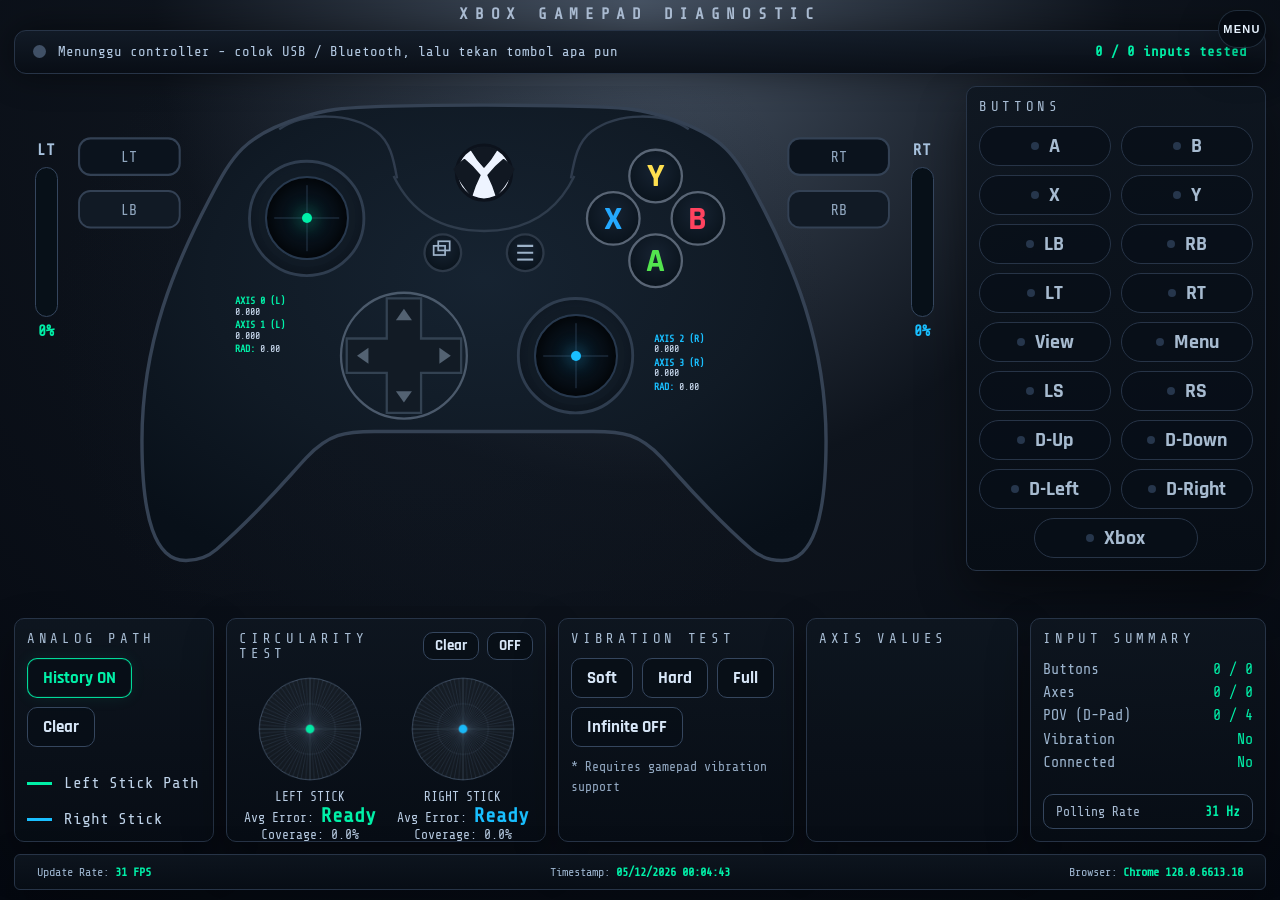
<file: stick_test.html>
﻿<!DOCTYPE html>
<html lang="id">

<head>
    <meta charset="UTF-8" />
    <meta name="viewport" content="width=device-width, initial-scale=1.0" />
    <title>Universal Gamepad Diagnostic - Manual Layout</title>
    <link rel="stylesheet" href="css/base.css">
    <link rel="stylesheet" href="css/stick-test.css">
    
</head>

<body>
    <nav class="app-nav" aria-label="Navigasi halaman">
        <button class="app-nav-toggle" type="button" aria-expanded="false">MENU</button>
        <div class="app-nav-links">
            <a href="index.html">HOME</a>
            <a href="simulator.html">SIMULATOR</a>
            <a class="active" href="stick_test.html">STICK TEST</a>
        </div>
    </nav>

    <h1>Xbox Gamepad Diagnostic</h1>

    <div id="status-bar">
        <div id="status-dot"></div>
        <span id="status-text">Menunggu controller - colok USB / Bluetooth, lalu tekan tombol apa pun</span>
        <span id="input-count">0 / 0 inputs tested</span>
    </div>

    <main class="dashboard">
        <section class="pad-area">
            <div class="controller-stage">
                <svg id="controller-svg" viewBox="0 0 600 400" xmlns="http://www.w3.org/2000/svg"
                    aria-label="Xbox controller visualization">
                    <defs>
                        <filter id="glow" x="-40%" y="-40%" width="180%" height="180%">
                            <feGaussianBlur stdDeviation="3" result="blur" />
                            <feMerge>
                                <feMergeNode in="blur" />
                                <feMergeNode in="SourceGraphic" />
                            </feMerge>
                        </filter>
                        <radialGradient id="bodyGrad" cx="50%" cy="38%" r="70%">
                            <stop offset="0%" stop-color="#162331" stop-opacity=".98" />
                            <stop offset="58%" stop-color="#101a25" stop-opacity=".98" />
                            <stop offset="100%" stop-color="#081019" stop-opacity=".98" />
                        </radialGradient>
                        <radialGradient id="stickOuter" cx="50%" cy="45%" r="65%">
                            <stop offset="0%" stop-color="#1b2a3b" />
                            <stop offset="100%" stop-color="#0a1119" />
                        </radialGradient>
                        <radialGradient id="stickInner" cx="50%" cy="42%" r="65%">
                            <stop offset="0%" stop-color="#233447" />
                            <stop offset="100%" stop-color="#0c141d" />
                        </radialGradient>
                        <radialGradient id="buttonGrad" cx="50%" cy="40%" r="70%">
                            <stop offset="0%" stop-color="#172332" />
                            <stop offset="100%" stop-color="#071018" />
                        </radialGradient>
                    </defs>
                    <g id="controller-content"></g>
                </svg>

                <div class="trigger-zone left">
                    <div>LT</div>
                    <div class="trigger-track">
                        <div class="trigger-fill" id="l2-fill"></div>
                    </div>
                    <div class="trigger-val" id="l2-val">0%</div>
                </div>
                <div class="trigger-zone right">
                    <div>RT</div>
                    <div class="trigger-track">
                        <div class="trigger-fill r" id="r2-fill"></div>
                    </div>
                    <div class="trigger-val r" id="r2-val">0%</div>
                </div>

                <div class="stick-overlay left" id="ls-wrap">
                    <div class="stick-ring">
                        <div class="stick-crosshair"></div>
                        <div class="stick-crosshair v"></div>
                        <canvas class="circ-canvas" id="ls-circ" width="84" height="84"></canvas>
                        <canvas class="trail" id="ls-trail" width="84" height="84"></canvas>
                        <div class="stick-dot" id="ls-dot"></div>
                        <div class="avg-error" id="ls-avg">
                            <div><small>AVG ERROR</small><span>Ready</span></div>
                        </div>
                    </div>
                    <div class="stick-info">
                        <div><span class="lab">AXIS 0 (L)</span> <span id="ls-x">0.000</span></div>
                        <div><span class="lab">AXIS 1 (L)</span> <span id="ls-y">0.000</span></div>
                        <div><span class="lab">RAD:</span> <span id="ls-rad">0.00</span></div>
                    </div>
                    <div class="drift-badge" id="ls-drift"></div>
                </div>

                <div class="stick-overlay right r" id="rs-wrap">
                    <div class="stick-ring">
                        <div class="stick-crosshair"></div>
                        <div class="stick-crosshair v"></div>
                        <canvas class="circ-canvas" id="rs-circ" width="84" height="84"></canvas>
                        <canvas class="trail" id="rs-trail" width="84" height="84"></canvas>
                        <div class="stick-dot r" id="rs-dot"></div>
                        <div class="avg-error" id="rs-avg">
                            <div><small>AVG ERROR</small><span>Ready</span></div>
                        </div>
                    </div>
                    <div class="stick-info">
                        <div><span class="lab">AXIS 2 (R)</span> <span id="rs-x">0.000</span></div>
                        <div><span class="lab">AXIS 3 (R)</span> <span id="rs-y">0.000</span></div>
                        <div><span class="lab">RAD:</span> <span id="rs-rad">0.00</span></div>
                    </div>
                    <div class="drift-badge" id="rs-drift"></div>
                </div>
            </div>
        </section>

        <aside class="side-panel">
            <div class="section-label">Buttons</div>
            <div class="btn-track" id="btn-track"></div>
        </aside>

        <section class="tools-grid">
            <div class="tool-card">
                <div class="tool-title">Analog Path</div>
                <div class="row" style="margin-bottom:18px;">
                    <button class="ui-btn active" id="history-btn">History ON</button>
                    <button class="ui-btn" id="clear-path-btn">Clear</button>
                </div>
                <div class="legend"><i class="l-green"></i>Left Stick Path<br><i class="l-blue"></i>Right Stick Path
                </div>
            </div>

            <div class="tool-card">
                <div class="tool-title tool-title-actions">
                    <span>Circularity Test</span>
                    <button class="ui-btn" id="circ-clear-btn" type="button">Clear</button>
                    <button class="ui-btn" id="circ-btn" type="button">OFF</button>
                </div>
                <div class="mini-circ-wrap">
                    <div class="mini-circ">
                        <canvas id="mini-l" width="128" height="128"></canvas>
                        <div>LEFT STICK</div>
                        <div>Avg Error: <b id="mini-l-err">Ready</b></div>
                        <div>Coverage: <span id="mini-l-cov">0.0%</span></div>
                        <div>Samples: <span id="mini-l-samples">0</span></div>
                    </div>
                    <div class="mini-circ right">
                        <canvas id="mini-r" width="128" height="128"></canvas>
                        <div>RIGHT STICK</div>
                        <div>Avg Error: <b id="mini-r-err">Ready</b></div>
                        <div>Coverage: <span id="mini-r-cov">0.0%</span></div>
                        <div>Samples: <span id="mini-r-samples">0</span></div>
                    </div>
                </div>
            </div>

            <div class="tool-card">
                <div class="tool-title">Vibration Test</div>
                <div class="row">
                    <button class="ui-btn vib" data-weak="0.25" data-strong="0.10">Soft</button>
                    <button class="ui-btn vib" data-weak="0.45" data-strong="0.55">Hard</button>
                    <button class="ui-btn vib blue" data-weak="1" data-strong="1">Full</button>
                    <button class="ui-btn blue" id="vib-inf" style="width:100%;">Infinite OFF</button>
                </div>
                <div class="metric" id="vib-status">* Requires gamepad vibration support</div>
            </div>

            <div class="tool-card">
                <div class="tool-title">Axis Values</div>
                <div class="axis-list" id="axis-list"></div>
            </div>

            <div class="tool-card">
                <div class="tool-title">Input Summary</div>
                <div class="summary-list" id="summary-list"></div>
                <div class="poll-box"><span>Polling Rate</span><b id="poll-rate">0 Hz</b></div>
            </div>
        </section>

        <div class="footer-bar">
            <span>Update Rate: <b id="footer-fps">0 FPS</b></span>
            <span>Timestamp: <b id="footer-time">Ready</b></span>
            <span>Browser: <b id="footer-browser">Ready</b></span>
        </div>
    </main>

    <script>
        const BTN_DEFS = [
            { n: 'A', svg: 'btn-a', cls: 'a' },
            { n: 'B', svg: 'btn-b', cls: 'b' },
            { n: 'X', svg: 'btn-x', cls: 'x' },
            { n: 'Y', svg: 'btn-y', cls: 'y' },
            { n: 'LB', svg: 'lb-shape' },
            { n: 'RB', svg: 'rb-shape' },
            { n: 'LT', svg: 'lt-shape' },
            { n: 'RT', svg: 'rt-shape' },
            { n: 'View', svg: 'view-btn' },
            { n: 'Menu', svg: 'menu-btn' },
            { n: 'LS' },
            { n: 'RS' },
            { n: 'D-Up', svg: 'dpad-up' },
            { n: 'D-Down', svg: 'dpad-dn' },
            { n: 'D-Left', svg: 'dpad-lt' },
            { n: 'D-Right', svg: 'dpad-rt' },
            { n: 'Xbox', svg: 'xbox-btn', wide: true }
        ];

        const PAD_LAYOUT = {
            // GESER GLOBAL STICK / GAMBAR CONTROLLER UTAMA
            // heightPercent = ukuran controller, topPercent = turun/naik, xShiftPercent = kiri/kanan
            controller: {
                heightPercent: 88,
                topPercent: 3.5,
                xShiftPercent: 0
            },

            body: { strokeWidth: 3 },

            // LT/LB dan RT/RB sekarang semuanya rounded rectangle.
            leftShoulder: {
                dx: -170,
                dy: 0,
                ltX: 116,
                ltY: 30,
                ltW: 88,
                ltH: 32,
                lbX: 116,
                lbY: 76,
                lbW: 88,
                lbH: 32,
                radius: 10,
                fontSize: 13,
                textYOffsetLT: 21,
                textYOffsetLB: 21
            },

            rightShoulder: {
                dx: 170,
                dy: 0,
                rtX: 396,
                rtY: 30,
                rtW: 88,
                rtH: 32,
                rbX: 396,
                rbY: 76,
                rbW: 88,
                rbH: 32,
                radius: 10,
                fontSize: 13,
                textYOffsetRT: 21,
                textYOffsetRB: 21
            },

            leftStick: { x: 145, y: 100, outerR: 50, innerR: 35, crossR: 35 },
            rightStick: { x: 380, y: 220, outerR: 50, innerR: 35, crossR: 35 },
            dpad: { x: 230, y: 220, ringR: 55, reach: 50, arm: 30, corner: 6, dx: 0, dy: 0 },
            abxy: { x: 450, y: 100, patternR: 37, buttonR: 23, textSize: 30, textYOffset: 9, dx: 0, dy: 0 },

            // Xbox/View/Menu. Sekarang icon Xbox bisa diatur posisi dan tebalnya.
            centerButtons: {
                xboxX: 300,
                xboxY: 60,
                xboxR: 24,
                smallY: 130,
                smallGap: 72,
                smallR: 16,
                dx: 0,
                dy: 0,

                // Icon Xbox di dalam circle putih
                iconSize: 0.9,
                iconX: 0,          // minus = kiri, plus = kanan
                iconY: -5,         // minus = naik, plus = turun
                iconWeight: 1.4    // tebal outline icon, 0 = tanpa tambahan tebal
            }
        };

        const PAD_UI = {
            stickOverlaySize: 84,
            stickDotSize: 10,
            stickTravel: 32,

            axisInfo: {
                fontSize: 10,
                valueFontSize: 10,
                labelFontSize: 10,
                lineHeight: 1.05,
                gap: 3
            },
            axisFontSize: 10,

            leftAxisText: { left: -30, top: 120, width: 60, gap: 3, align: 'left' },
            rightAxisText: { left: 120, top: 20, width: 60, gap: 3, align: 'left' },

            triggerBar: {
                leftX: 8,
                rightX: 8,
                top: 55,
                height: 150,
                width: 23,
                fontSize: 16
            },
            uiFontScale: 1.0
        };

        // ==========================================================
        // MANUAL BOX LAYOUT SETTINGS
        // Ubah bagian ini saja untuk ngepasin box tanpa drag/save.
        // dx/dy = geser, width/height = ukuran box, fontSize = isi box.
        // ==========================================================
        const UI_BOX_LAYOUT = {
            global: {
                dx: 0,
                dy: 0,
                scale: 1,
                gap: 10,
                titleFontSize: 12,
                textFontSize: 11,
                buttonFontSize: 12
            },

            statusBar: {
                dx: 0,
                dy: 0,
                height: 38,
                fontSize: 12
            },

            buttonPanel: {
                dx: -24,
                dy: 0,
                scale: 1,
                width: 300,
                height: 350,
                titleFontSize: 12,
                buttonFontSize: 13,
                chipHeight: 28,
                chipGapX: 10,
                chipGapY: 6,
                padding: 12
            },

            toolsGrid: {
                dx: 0,
                dy: 0,
                scale: 1,
                rowHeight: 188,
                gap: 9
            },

            boxes: {
                analogPath: {
                    dx: 0,
                    dy: 0,
                    scale: 1,
                    width: 180,
                    height: 184,
                    fontSize: 11,
                    titleFontSize: 12,
                    buttonFontSize: 11,
                    buttonHeight: 27,
                    buttonPadding: '4px 9px',
                    padding: 11
                },
                circularity: {
                    dx: 0,
                    dy: 0,
                    scale: 1,
                    width: 320,
                    height: 184,
                    fontSize: 10,
                    titleFontSize: 12,
                    buttonFontSize: 10,
                    buttonHeight: 24,
                    buttonPadding: '3px 9px',
                    miniCanvasSize: 88,
                    padding: 10
                },
                vibration: {
                    dx: 0,
                    dy: 0,
                    scale: 1,
                    width: 205,
                    height: 184,
                    fontSize: 10,
                    titleFontSize: 12,
                    buttonFontSize: 11,
                    buttonHeight: 27,
                    buttonPadding: '4px 8px',
                    padding: 10
                },
                axisValues: {
                    dx: 0,
                    dy: 0,
                    scale: 1,
                    width: 170,
                    height: 184,
                    fontSize: 11,
                    titleFontSize: 12,
                    buttonFontSize: 11,
                    buttonHeight: 26,
                    padding: 10
                },
                inputSummary: {
                    dx: 0,
                    dy: 0,
                    scale: 1,
                    width: 230,
                    height: 184,
                    fontSize: 11,
                    titleFontSize: 12,
                    buttonFontSize: 11,
                    buttonHeight: 26,
                    padding: 10
                }
            },

            footer: {
                dx: 0,
                dy: 2,
                height: 34,
                fontSize: 12
            }
        };

        function roundedRectPath(x, y, w, h, r) {
            return `M${x + r} ${y} H${x + w - r} Q${x + w} ${y} ${x + w} ${y + r} V${y + h - r} Q${x + w} ${y + h} ${x + w - r} ${y + h} H${x + r} Q${x} ${y + h} ${x} ${y + h - r} V${y + r} Q${x} ${y} ${x + r} ${y} Z`;
        }

        function plusPath(cx, cy, reach, arm) {
            const a = arm / 2;
            return [`M${cx - a} ${cy - reach}`, `h${arm}`, `v${reach - a}`, `h${reach - a}`, `v${arm}`, `h${-(reach - a)}`, `v${reach - a}`, `h${-arm}`, `v${-(reach - a)}`, `h${-(reach - a)}`, `v${-arm}`, `h${reach - a}`, 'Z'].join(' ');
        }

        function renderStickBase(s) {
            return `
                <circle cx="${s.x}" cy="${s.y}" r="${s.outerR}" fill="url(#stickOuter)" stroke="#2f3d4f" stroke-width="2.5" />
                <circle cx="${s.x}" cy="${s.y}" r="${s.innerR}" fill="url(#stickInner)" stroke="#415166" stroke-width="2" />
                <line x1="${s.x - s.crossR}" y1="${s.y}" x2="${s.x + s.crossR}" y2="${s.y}" stroke="#314153" stroke-width="1.45" opacity=".65" />
                <line x1="${s.x}" y1="${s.y - s.crossR}" x2="${s.x}" y2="${s.y + s.crossR}" stroke="#314153" stroke-width="1.45" opacity=".65" />
            `;
        }

        function renderDpad() {
            const d = PAD_LAYOUT.dpad; const x = d.x + d.dx; const y = d.y + d.dy; const a = d.arm / 2; const r = d.reach;
            return `
                <g id="dpad-group">
                    <circle cx="${x}" cy="${y}" r="${d.ringR}" fill="none" stroke="#4e5d6f" stroke-width="2" opacity=".95" />
                    <path d="${plusPath(x, y, d.reach, d.arm)}" fill="#121b25" stroke="#334252" stroke-width="2" />
                    <rect id="dpad-up" x="${x - a}" y="${y - r}" width="${d.arm}" height="${r - a}" rx="${d.corner}" fill="transparent" />
                    <rect id="dpad-dn" x="${x - a}" y="${y + a}" width="${d.arm}" height="${r - a}" rx="${d.corner}" fill="transparent" />
                    <rect id="dpad-lt" x="${x - r}" y="${y - a}" width="${r - a}" height="${d.arm}" rx="${d.corner}" fill="transparent" />
                    <rect id="dpad-rt" x="${x + a}" y="${y - a}" width="${r - a}" height="${d.arm}" rx="${d.corner}" fill="transparent" />
                    <polygon points="${x},${y - r + 9} ${x - 7},${y - r + 19} ${x + 7},${y - r + 19}" fill="#536272" />
                    <polygon points="${x},${y + r - 9} ${x - 7},${y + r - 19} ${x + 7},${y + r - 19}" fill="#536272" />
                    <polygon points="${x - r + 9},${y} ${x - r + 19},${y - 7} ${x - r + 19},${y + 7}" fill="#536272" />
                    <polygon points="${x + r - 9},${y} ${x + r - 19},${y - 7} ${x + r - 19},${y + 7}" fill="#536272" />
                </g>
            `;
        }

        function renderAbxy() {
            const b = PAD_LAYOUT.abxy; const cx = b.x + b.dx; const cy = b.y + b.dy; const p = b.patternR; const r = b.buttonR; const ty = b.textYOffset;
            return `
                <g id="abxy-group">
                    <circle cx="${cx}" cy="${cy - p}" r="${r}" fill="url(#buttonGrad)" stroke="#596575" stroke-width="2" id="btn-y" />
                    <circle cx="${cx - p}" cy="${cy}" r="${r}" fill="url(#buttonGrad)" stroke="#596575" stroke-width="2" id="btn-x" />
                    <circle cx="${cx + p}" cy="${cy}" r="${r}" fill="url(#buttonGrad)" stroke="#596575" stroke-width="2" id="btn-b" />
                    <circle cx="${cx}" cy="${cy + p}" r="${r}" fill="url(#buttonGrad)" stroke="#596575" stroke-width="2" id="btn-a" />
                    <text x="${cx}" y="${cy - p + ty}" text-anchor="middle" font-size="${b.textSize}" fill="#ffe04f" font-family="Rajdhani" font-weight="800">Y</text>
                    <text x="${cx - p}" y="${cy + ty}" text-anchor="middle" font-size="${b.textSize}" fill="#24a9ff" font-family="Rajdhani" font-weight="800">X</text>
                    <text x="${cx + p}" y="${cy + ty}" text-anchor="middle" font-size="${b.textSize}" fill="#ff435f" font-family="Rajdhani" font-weight="800">B</text>
                    <text x="${cx}" y="${cy + p + ty}" text-anchor="middle" font-size="${b.textSize}" fill="#53e44e" font-family="Rajdhani" font-weight="800">A</text>
                </g>
            `;
        }

        function renderCenterButtons() {
            const c = PAD_LAYOUT.centerButtons;
            const dx = c.dx;
            const dy = c.dy;
            const x = c.xboxX + dx;
            const y = c.xboxY + dy;
            const ix = x + (c.iconX ?? 0);
            const iy = y + (c.iconY ?? 0);
            const viewX = c.xboxX - c.smallGap / 2 + dx;
            const menuX = c.xboxX + c.smallGap / 2 + dx;
            const smallY = c.smallY + dy;
            const icon = c.iconSize;
            const weight = c.iconWeight ?? 0;

            return `
                <g id="center-buttons-group">
                    <g id="xbox-btn">
                        <circle cx="${x}" cy="${y}" r="${c.xboxR}" fill="#eef4ff" stroke="#0c121c" stroke-width="3" />
                        <path
                            d="M${ix - 12 * icon} ${iy - 16 * icon} C${ix - 6 * icon} ${iy - 20 * icon} ${ix + 6 * icon} ${iy - 20 * icon} ${ix + 12 * icon} ${iy - 16 * icon} C${ix + 8 * icon} ${iy - 9 * icon} ${ix + 4 * icon} ${iy - 4 * icon} ${ix} ${iy} C${ix - 4 * icon} ${iy - 4 * icon} ${ix - 8 * icon} ${iy - 9 * icon} ${ix - 12 * icon} ${iy - 16 * icon}Z
                            M${ix - 19 * icon} ${iy - 7 * icon} C${ix - 14 * icon} ${iy - 3 * icon} ${ix - 9 * icon} ${iy + 2 * icon} ${ix - 4 * icon} ${iy + 8 * icon} C${ix - 7 * icon} ${iy + 14 * icon} ${ix - 10 * icon} ${iy + 21 * icon} ${ix - 12 * icon} ${iy + 28 * icon} C${ix - 19 * icon} ${iy + 20 * icon} ${ix - 25 * icon} ${iy + 11 * icon} ${ix - 29 * icon} ${iy + 2 * icon} C${ix - 26 * icon} ${iy - 1 * icon} ${ix - 23 * icon} ${iy - 4 * icon} ${ix - 19 * icon} ${iy - 7 * icon}Z
                            M${ix + 19 * icon} ${iy - 7 * icon} C${ix + 23 * icon} ${iy - 4 * icon} ${ix + 26 * icon} ${iy - 1 * icon} ${ix + 29 * icon} ${iy + 2 * icon} C${ix + 25 * icon} ${iy + 11 * icon} ${ix + 19 * icon} ${iy + 20 * icon} ${ix + 12 * icon} ${iy + 28 * icon} C${ix + 10 * icon} ${iy + 21 * icon} ${ix + 7 * icon} ${iy + 14 * icon} ${ix + 4 * icon} ${iy + 8 * icon} C${ix + 9 * icon} ${iy + 2 * icon} ${ix + 14 * icon} ${iy - 3 * icon} ${ix + 19 * icon} ${iy - 7 * icon}Z"
                            fill="#111822" stroke="#111822" stroke-width="${weight}" stroke-linejoin="round" />
                    </g>
                    <circle cx="${viewX}" cy="${smallY}" r="${c.smallR}" fill="url(#buttonGrad)" stroke="#2d3948" stroke-width="2" id="view-btn" />
                    <circle cx="${menuX}" cy="${smallY}" r="${c.smallR}" fill="url(#buttonGrad)" stroke="#2d3948" stroke-width="2" id="menu-btn" />
                    <rect x="${viewX - 8}" y="${smallY - 6}" width="10" height="8" fill="none" stroke="#9db2c9" stroke-width="1.5" />
                    <rect x="${viewX - 4}" y="${smallY - 10}" width="10" height="8" fill="none" stroke="#9db2c9" stroke-width="1.5" />
                    <line x1="${menuX - 7}" y1="${smallY - 6}" x2="${menuX + 7}" y2="${smallY - 6}" stroke="#9db2c9" stroke-width="1.8" />
                    <line x1="${menuX - 7}" y1="${smallY}" x2="${menuX + 7}" y2="${smallY}" stroke="#9db2c9" stroke-width="1.8" />
                    <line x1="${menuX - 7}" y1="${smallY + 6}" x2="${menuX + 7}" y2="${smallY + 6}" stroke="#9db2c9" stroke-width="1.8" />
                </g>
            `;
        }

        function renderShoulders() {
            const l = PAD_LAYOUT.leftShoulder;
            const r = PAD_LAYOUT.rightShoulder;
            const ly = l.dy, lx = l.dx, ry = r.dy, rx = r.dx;

            return `
                <g id="left-shoulder-group" transform="translate(${lx},${ly})">
                    <rect id="lt-shape" x="${l.ltX}" y="${l.ltY}" width="${l.ltW}" height="${l.ltH}" rx="${l.radius}" fill="#0b131d" stroke="#334154" stroke-width="1.85" />
                    <rect id="lb-shape" x="${l.lbX}" y="${l.lbY}" width="${l.lbW}" height="${l.lbH}" rx="${l.radius}" fill="#111a25" stroke="#334154" stroke-width="1.65" />
                    <text x="${l.ltX + l.ltW / 2}" y="${l.ltY + (l.textYOffsetLT ?? 15)}" text-anchor="middle" font-size="${l.fontSize}" fill="#91a7bf" font-family="Share Tech Mono">LT</text>
                    <text x="${l.lbX + l.lbW / 2}" y="${l.lbY + (l.textYOffsetLB ?? 21)}" text-anchor="middle" font-size="${l.fontSize}" fill="#91a7bf" font-family="Share Tech Mono">LB</text>
                </g>
                <g id="right-shoulder-group" transform="translate(${rx},${ry})">
                    <rect id="rt-shape" x="${r.rtX}" y="${r.rtY}" width="${r.rtW}" height="${r.rtH}" rx="${r.radius}" fill="#0b131d" stroke="#334154" stroke-width="1.85" />
                    <rect id="rb-shape" x="${r.rbX}" y="${r.rbY}" width="${r.rbW}" height="${r.rbH}" rx="${r.radius}" fill="#111a25" stroke="#334154" stroke-width="1.65" />
                    <text x="${r.rtX + r.rtW / 2}" y="${r.rtY + (r.textYOffsetRT ?? 15)}" text-anchor="middle" font-size="${r.fontSize}" fill="#91a7bf" font-family="Share Tech Mono">RT</text>
                    <text x="${r.rbX + r.rbW / 2}" y="${r.rbY + (r.textYOffsetRB ?? 21)}" text-anchor="middle" font-size="${r.fontSize}" fill="#91a7bf" font-family="Share Tech Mono">RB</text>
                </g>
            `;
        }

        function renderControllerSvg() {
            const content = document.getElementById('controller-content');
            if (!content) return;
            content.innerHTML = `
                <path d="M302.463 1H297.539C266.052 0.998865 238.056 0.99764 200.553 2.49902C175.594 3.49822 163.581 4.45749 140.3 11.7617C114.877 19.7381 99.9226 27.9746 88.7715 38.9912C77.5928 50.0351 70.1639 63.9345 59.8975 83.4658C30.1615 140.037 1 207.933 1 294.307C1 328.126 3.85109 354.41 10.0947 372.207C13.2146 381.1 17.1582 387.802 21.9502 392.273C26.719 396.723 32.3657 399 39.0127 399C42.4853 399 54.6511 399.488 66.3545 389.247C106.038 354.524 128.219 326.68 144.773 309.121C154.465 298.842 162.857 293.102 172.157 289.959C181.427 286.827 191.515 286.307 204.5 286.307H395.5C408.485 286.307 418.573 286.827 427.843 289.959C437.144 293.102 445.536 298.841 455.228 309.121C471.782 326.68 493.974 354.524 533.658 389.248C545.362 399.489 557.527 399 561 399C567.647 399 573.293 396.724 578.061 392.274C582.851 387.803 586.793 381.101 589.911 372.208C596.152 354.411 599 328.126 599 294.307C599 207.933 569.851 140.037 540.115 83.4658C529.849 63.9345 522.42 50.0351 511.241 38.9912C500.09 27.9746 485.136 19.7381 459.713 11.7617C436.432 4.45745 424.419 3.49822 399.46 2.49902C361.957 0.997667 333.95 0.998863 302.463 1Z" fill="url(#bodyGrad)" stroke="#354254" stroke-width="${PAD_LAYOUT.body.strokeWidth}" />
                <path d="M121 22 C143 7 183 7 206 24 C218 33 221 48 224 65" fill="none" stroke="#354254" stroke-width="2.1" opacity=".86" />
                <path d="M479 22 C457 7 417 7 394 24 C382 33 379 48 376 65" fill="none" stroke="#354254" stroke-width="2.1" opacity=".86" />
                <path d="M221 63 C237 96 263 111 300 111 C337 111 363 96 379 63" fill="none" stroke="#354254" stroke-width="2.1" opacity=".82" />
                ${renderShoulders()}
                ${renderCenterButtons()}
                <g id="left-stick-base">${renderStickBase(PAD_LAYOUT.leftStick)}</g>
                ${renderDpad()}
                <g id="right-stick-base">${renderStickBase(PAD_LAYOUT.rightStick)}</g>
                ${renderAbxy()}
            `;
        }

        function syncAnalogCanvasSizes() {
            STICK_SIZE = PAD_UI.stickOverlaySize;
            STICK_CENTER = STICK_SIZE / 2;
            STICK_TRAVEL = PAD_UI.stickTravel;

            document.querySelectorAll('.stick-overlay, .stick-ring').forEach(el => {
                el.style.width = `${PAD_UI.stickOverlaySize}px`;
                el.style.height = `${PAD_UI.stickOverlaySize}px`;
            });

            document.querySelectorAll('canvas.trail, canvas.circ-canvas').forEach(canvas => {
                canvas.width = PAD_UI.stickOverlaySize;
                canvas.height = PAD_UI.stickOverlaySize;
            });

            document.querySelectorAll('.stick-dot').forEach(dot => {
                dot.style.width = `${PAD_UI.stickDotSize}px`;
                dot.style.height = `${PAD_UI.stickDotSize}px`;
                dot.style.left = `calc(50% - ${PAD_UI.stickDotSize / 2}px)`;
                dot.style.top = `calc(50% - ${PAD_UI.stickDotSize / 2}px)`;
            });

            const axis = PAD_UI.axisInfo || {};
            const axisFont = axis.fontSize ?? PAD_UI.axisFontSize ?? 12;
            const labelFont = axis.labelFontSize ?? axisFont;
            const valueFont = axis.valueFontSize ?? axisFont;

            document.querySelectorAll('.stick-info').forEach(info => {
                info.style.font = `${axisFont}px 'Share Tech Mono', monospace`;
                info.style.fontSize = `${axisFont}px`;
                info.style.lineHeight = axis.lineHeight ?? 1.15;
                info.style.gap = `${axis.gap ?? 3}px`;
            });

            document.querySelectorAll('.stick-info .lab').forEach(label => { label.style.fontSize = `${labelFont}px`; });
            document.querySelectorAll('.stick-info span:not(.lab)').forEach(value => { value.style.fontSize = `${valueFont}px`; });

            const lInfo = document.querySelector('.stick-overlay.left .stick-info');
            if (lInfo) {
                lInfo.style.left = `${PAD_UI.leftAxisText.left}px`;
                lInfo.style.top = `${PAD_UI.leftAxisText.top}px`;
                lInfo.style.width = `${PAD_UI.leftAxisText.width}px`;
                lInfo.style.gap = `${PAD_UI.leftAxisText.gap}px`;
                lInfo.style.textAlign = PAD_UI.leftAxisText.align;
            }

            const rInfo = document.querySelector('.stick-overlay.right .stick-info');
            if (rInfo) {
                rInfo.style.left = `${PAD_UI.rightAxisText.left}px`;
                rInfo.style.top = `${PAD_UI.rightAxisText.top}px`;
                rInfo.style.width = `${PAD_UI.rightAxisText.width}px`;
                rInfo.style.gap = `${PAD_UI.rightAxisText.gap}px`;
                rInfo.style.textAlign = PAD_UI.rightAxisText.align;
            }
        }

        function applyBoxLayoutSettings() {
            const resetStyle = (el) => {
                if (!el) return;
                ['transform', 'width', 'height', 'maxHeight', 'gridTemplateColumns', 'gridTemplateRows', 'gap', 'alignItems', 'alignSelf', 'padding', 'overflow', 'fontSize', 'minHeight'].forEach(prop => {
                    el.style[prop] = '';
                });
            };
            resetStyle(document.getElementById('status-bar'));
            resetStyle(document.querySelector('.dashboard'));
            resetStyle(document.querySelector('.side-panel'));
            resetStyle(document.querySelector('.tools-grid'));
            resetStyle(document.querySelector('.footer-bar'));
            document.querySelectorAll('.tool-card').forEach(resetStyle);
            document.querySelectorAll('.btn-chip, .tool-card .ui-btn, .legend, .metric, .mini-circ, .axis-list, .summary-list, .poll-box, .tool-title').forEach(resetStyle);
        }

        function applyEasyLayoutSettings() {
            const svg = document.getElementById('controller-svg');
            const mobile = window.innerWidth <= 720;
            if (svg) {
                if (mobile) {
                    svg.style.height = '';
                    svg.style.top = '';
                    svg.style.left = '';
                    svg.style.transform = '';
                    svg.style.overflow = '';
                } else {
                    svg.style.height = `${PAD_LAYOUT.controller.heightPercent}%`;
                    svg.style.top = `${PAD_LAYOUT.controller.topPercent}%`;
                    svg.style.left = `calc(50% + ${PAD_LAYOUT.controller.xShiftPercent}%)`;
                    svg.style.transform = 'translateX(-50%)';
                    svg.style.overflow = 'visible';
                }
            }

            const leftTrig = document.querySelector('.trigger-zone.left');
            if (leftTrig) {
                leftTrig.style.left = mobile ? '' : `${PAD_UI.triggerBar.leftX}px`;
                leftTrig.style.top = mobile ? '' : `${PAD_UI.triggerBar.top}px`;
                leftTrig.style.fontSize = mobile ? '' : `${PAD_UI.triggerBar.fontSize}px`;
            }

            const rightTrig = document.querySelector('.trigger-zone.right');
            if (rightTrig) {
                rightTrig.style.right = mobile ? '' : `${PAD_UI.triggerBar.rightX}px`;
                rightTrig.style.top = mobile ? '' : `${PAD_UI.triggerBar.top}px`;
                rightTrig.style.fontSize = mobile ? '' : `${PAD_UI.triggerBar.fontSize}px`;
            }

            document.querySelectorAll('.trigger-track').forEach(track => {
                track.style.height = mobile ? '' : `${PAD_UI.triggerBar.height}px`;
                track.style.width = mobile ? '' : `${PAD_UI.triggerBar.width}px`;
            });

            syncAnalogCanvasSizes();
            applyBoxLayoutSettings();
            syncControllerOverlays();
        }

        const CIRC_BINS = 72, TRAIL_LEN = 160;
        let STICK_SIZE = PAD_UI.stickOverlaySize, STICK_CENTER = STICK_SIZE / 2, STICK_TRAVEL = PAD_UI.stickTravel;
        let started = false, historyOn = true, circOn = false, vibTimer = null;
        let lsTrail = [], rsTrail = [], testedSet = new Set();
        let lastTime = performance.now(), frames = 0, fps = 0, connectedOnce = false;
        let circData = { left: { bins: new Array(CIRC_BINS).fill(0), samples: 0 }, right: { bins: new Array(CIRC_BINS).fill(0), samples: 0 } };

        function buildButtons() {
            const track = document.getElementById('btn-track');
            track.innerHTML = '';
            BTN_DEFS.forEach((b, i) => {
                const chip = document.createElement('div');
                chip.className = 'btn-chip ' + (b.cls || '') + (b.wide ? ' wide' : '');
                chip.id = 'chip-' + i;
                chip.innerHTML = `<span class="dot"></span>${b.n}`;
                track.appendChild(chip);
            });
        }

        function getPad() { const pads = navigator.getGamepads ? navigator.getGamepads() : []; return [...pads].find(Boolean); }

        function browserLabel() {
            const ua = navigator.userAgent;
            const match = ua.match(/(Edg|Chrome|Firefox|Safari)\/?\s?([\d.]+)?/);
            if (!match) return 'Unknown';
            return `${match[1].replace('Edg', 'Edge')} ${match[2] || ''}`.trim();
        }

        function syncControllerOverlays() {
            const stage = document.querySelector('.controller-stage');
            const svg = document.getElementById('controller-svg');
            if (!stage || !svg) return;

            const stageRect = stage.getBoundingClientRect();
            const svgRect = svg.getBoundingClientRect();
            if (!stageRect.width || !stageRect.height || !svgRect.width || !svgRect.height) return;

            const toStagePercent = (svgX, svgY) => ({
                left: ((svgRect.left - stageRect.left + (svgX / 600) * svgRect.width) / stageRect.width) * 100,
                top: ((svgRect.top - stageRect.top + (svgY / 400) * svgRect.height) / stageRect.height) * 100
            });

            const place = (selector, svgX, svgY) => {
                const el = document.querySelector(selector);
                if (!el) return;
                const p = toStagePercent(svgX, svgY);
                el.style.left = `${p.left}%`;
                el.style.top = `${p.top}%`;
            };

            place('.stick-overlay.left', PAD_LAYOUT.leftStick.x, PAD_LAYOUT.leftStick.y);
            place('.stick-overlay.right', PAD_LAYOUT.rightStick.x, PAD_LAYOUT.rightStick.y);
        }

        window.addEventListener('resize', syncControllerOverlays);

        function drawTrail(ctx, pts, color) {
            ctx.clearRect(0, 0, STICK_SIZE, STICK_SIZE);
            if (!historyOn || pts.length < 2) return;
            for (let i = 1; i < pts.length; i++) {
                const alpha = (i / pts.length) * .68;
                ctx.beginPath();
                ctx.strokeStyle = color.replace('1)', `${alpha})`);
                ctx.lineWidth = 2; ctx.lineCap = 'round';
                ctx.moveTo(pts[i - 1].x, pts[i - 1].y); ctx.lineTo(pts[i].x, pts[i].y);
                ctx.stroke();
            }
        }

        function updateStick(ax, ay, ids, arr, color) {
            const px = ax * STICK_TRAVEL; const py = ay * STICK_TRAVEL; const rad = Math.hypot(ax, ay);
            document.getElementById(ids.dot).style.transform = `translate(${px}px,${py}px)`;
            document.getElementById(ids.x).textContent = ax.toFixed(3);
            document.getElementById(ids.y).textContent = ay.toFixed(3);
            document.getElementById(ids.rad).textContent = rad.toFixed(2);
            if (historyOn) {
                arr.push({ x: STICK_CENTER + px, y: STICK_CENTER + py });
                if (arr.length > TRAIL_LEN) arr.shift();
            }
            drawTrail(document.getElementById(ids.trail).getContext('2d'), arr, color);
            document.getElementById(ids.wrap).classList.toggle('stick-active', rad > .05);
        }

        function svgHighlight(id, on, color = '#00f0a8') {
            const el = document.getElementById(id);
            if (!el) return;
            if (id === 'xbox-btn') { el.style.filter = on ? 'url(#glow)' : ''; el.style.opacity = on ? '1' : ''; return; }
            el.style.fill = on ? color : ''; el.style.stroke = on ? color : ''; el.style.filter = on ? 'url(#glow)' : '';
        }

        function calcCirc(data) {
            const err = data.bins.reduce((sum, r) => sum + Math.max(0, 1 - Math.min(r, 1)), 0) / CIRC_BINS * 100;
            const cov = data.bins.filter(r => r >= .90).length / CIRC_BINS * 100;
            return { err, cov, max: Math.max(...data.bins, 0), samples: data.samples };
        }

        function drawCircCanvas(id, data, color, size = 96) {
            const c = document.getElementById(id); const ctx = c.getContext('2d');
            const w = c.width, h = c.height, cx = w / 2, cy = h / 2, R = (size / 2) - 6;
            ctx.clearRect(0, 0, w, h);
            if (!circOn && id.includes('-circ')) return;
            if (id.includes('-circ')) c.style.display = 'block';

            ctx.strokeStyle = 'rgba(180,210,255,.20)'; ctx.lineWidth = 1;
            ctx.beginPath(); ctx.arc(cx, cy, R, 0, Math.PI * 2); ctx.stroke();

            for (let i = 0; i < CIRC_BINS; i++) {
                const a0 = (i / CIRC_BINS) * Math.PI * 2 - Math.PI; const a1 = ((i + 1) / CIRC_BINS) * Math.PI * 2 - Math.PI;
                const r = Math.min(data.bins[i], 1);
                ctx.beginPath(); ctx.moveTo(cx, cy); ctx.arc(cx, cy, R, a0, a1); ctx.closePath();
                ctx.fillStyle = r > .90 ? color.replace('1)', '.30)') : r > .45 ? color.replace('1)', '.14)') : 'rgba(255,255,255,.045)';
                ctx.fill();
                ctx.strokeStyle = r > .90 ? color.replace('1)', '.75)') : 'rgba(120,145,175,.15)';
                ctx.lineWidth = .65; ctx.stroke();
            }

            for (let ring = 1; ring <= 2; ring++) { ctx.beginPath(); ctx.arc(cx, cy, R * ring / 2, 0, Math.PI * 2); ctx.strokeStyle = 'rgba(180,210,255,.14)'; ctx.stroke(); }

            ctx.beginPath(); ctx.moveTo(cx - R, cy); ctx.lineTo(cx + R, cy); ctx.moveTo(cx, cy - R); ctx.lineTo(cx, cy + R); ctx.strokeStyle = 'rgba(180,210,255,.16)'; ctx.stroke();
            ctx.fillStyle = color.replace('1)', '.95)'); ctx.beginPath(); ctx.arc(cx, cy, Math.max(3, size / 26), 0, Math.PI * 2); ctx.fill();
        }

        function renderCircularity() {
            const left = calcCirc(circData.left), right = calcCirc(circData.right);
            document.querySelector('#ls-avg span').textContent = left.samples ? left.err.toFixed(1) + '%' : 'Ready';
            document.querySelector('#rs-avg span').textContent = right.samples ? right.err.toFixed(1) + '%' : 'Ready';
            document.getElementById('ls-avg').classList.toggle('on', circOn); document.getElementById('rs-avg').classList.toggle('on', circOn);
            document.getElementById('ls-circ').style.display = circOn ? 'block' : 'none'; document.getElementById('rs-circ').style.display = circOn ? 'block' : 'none';

            drawCircCanvas('ls-circ', circData.left, 'rgba(0,240,168,1)', STICK_SIZE); drawCircCanvas('rs-circ', circData.right, 'rgba(25,191,255,1)', STICK_SIZE);
            drawCircCanvas('mini-l', circData.left, 'rgba(0,240,168,1)', 128); drawCircCanvas('mini-r', circData.right, 'rgba(25,191,255,1)', 128);

            document.getElementById('mini-l-err').textContent = left.samples ? left.err.toFixed(1) + '%' : 'Ready';
            document.getElementById('mini-r-err').textContent = right.samples ? right.err.toFixed(1) + '%' : 'Ready';
            document.getElementById('mini-l-cov').textContent = left.samples ? left.cov.toFixed(1) + '%' : '0.0%';
            document.getElementById('mini-r-cov').textContent = right.samples ? right.cov.toFixed(1) + '%' : '0.0%';
            document.getElementById('mini-l-samples').textContent = left.samples || '0'; document.getElementById('mini-r-samples').textContent = right.samples || '0';
        }

        function updateCirc(name, ax, ay) {
            if (!circOn) return;
            const radius = Math.hypot(ax, ay); if (radius < .25) return;
            const angle = Math.atan2(ay, ax);
            const bin = Math.floor(((angle + Math.PI) / (Math.PI * 2)) * CIRC_BINS) % CIRC_BINS;
            circData[name].bins[bin] = Math.max(circData[name].bins[bin], Math.min(radius, 1));
            circData[name].samples++;
        }

        async function vibrate(weak, strong, duration = 650) {
            const gp = getPad(); const actuator = gp && (gp.vibrationActuator || gp.hapticActuators?.[0]);
            if (!actuator) { document.getElementById('vib-status').textContent = 'Status: vibration tidak didukung browser/controller'; return; }
            try {
                if (actuator.playEffect) { await actuator.playEffect('dual-rumble', { startDelay: 0, duration, weakMagnitude: weak, strongMagnitude: strong }); }
                else if (actuator.pulse) { await actuator.pulse(Math.max(weak, strong), duration); }
                document.getElementById('vib-status').textContent = `Status: vibrate ${duration}ms`;
            } catch (err) { document.getElementById('vib-status').textContent = 'Status: gagal vibrate'; }
        }

        function updateAxisList(gp, lt, rt) {
            const a = gp.axes;
            document.getElementById('axis-list').innerHTML = `<div class="axis-row"><span>Axis 0 (L X)</span><span>${(a[0] || 0).toFixed(3)}</span></div><div class="axis-row"><span>Axis 1 (L Y)</span><span>${(a[1] || 0).toFixed(3)}</span></div><div class="axis-row r"><span>Axis 2 (R X)</span><span>${(a[2] || 0).toFixed(3)}</span></div><div class="axis-row r"><span>Axis 3 (R Y)</span><span>${(a[3] || 0).toFixed(3)}</span></div><div class="axis-row"><span>LT</span><span>${lt.toFixed(2)}</span></div><div class="axis-row r"><span>RT</span><span>${rt.toFixed(2)}</span></div>`;
        }

        function hasVibration(gp) { return !!(gp && (gp.vibrationActuator || gp.hapticActuators?.[0])); }

        function updateSummary(gp) {
            const buttonTotal = gp ? gp.buttons.length : 0; const buttonPressedCount = gp ? gp.buttons.filter(b => b.pressed || b.value > .5).length : 0;
            const axisTotal = gp ? gp.axes.length : 0; const axisMoved = gp ? gp.axes.filter(v => Math.abs(v) > .08).length : 0;
            const pov = gp ? [12, 13, 14, 15].filter(i => gp.buttons[i] && gp.buttons[i].pressed).length : 0;
            document.getElementById('summary-list').innerHTML = `<div class="summary-row"><span>Buttons</span><span>${buttonPressedCount} / ${buttonTotal}</span></div><div class="summary-row"><span>Axes</span><span>${axisMoved} / ${axisTotal}</span></div><div class="summary-row"><span>POV (D-Pad)</span><span>${pov} / 4</span></div><div class="summary-row"><span>Vibration</span><span>${hasVibration(gp) ? 'Yes' : 'No'}</span></div><div class="summary-row"><span>Connected</span><span>${gp ? 'Yes' : 'No'}</span></div>`;
        }

        function updateFooter() {
            const now = new Date(); const pad = n => String(n).padStart(2, '0');
            document.getElementById('footer-fps').textContent = `${fps} FPS`; document.getElementById('poll-rate').textContent = `${fps} Hz`;
            document.getElementById('footer-time').textContent = `${pad(now.getDate())}/${pad(now.getMonth() + 1)}/${now.getFullYear()} ${pad(now.getHours())}:${pad(now.getMinutes())}:${pad(now.getSeconds())}`;
            document.getElementById('footer-browser').textContent = browserLabel();
        }

        function update() {
            syncControllerOverlays();
            frames++; const now = performance.now();
            if (now - lastTime > 1000) { fps = frames; frames = 0; lastTime = now; updateFooter(); }

            const gp = getPad();
            if (gp) {
                if (!connectedOnce) { connectedOnce = true; document.getElementById('status-dot').classList.add('on'); document.getElementById('status-text').textContent = gp.id; }
                const ax = gp.axes; const lx = ax[0] || 0, ly = ax[1] || 0, rx = ax[2] || 0, ry = ax[3] || 0;
                updateStick(lx, ly, { dot: 'ls-dot', x: 'ls-x', y: 'ls-y', rad: 'ls-rad', trail: 'ls-trail', wrap: 'ls-wrap' }, lsTrail, 'rgba(0,240,168,1)');
                updateStick(rx, ry, { dot: 'rs-dot', x: 'rs-x', y: 'rs-y', rad: 'rs-rad', trail: 'rs-trail', wrap: 'rs-wrap' }, rsTrail, 'rgba(25,191,255,1)');
                updateCirc('left', lx, ly); updateCirc('right', rx, ry); renderCircularity();
                const lt = gp.buttons[6]?.value || 0; const rt = gp.buttons[7]?.value || 0;
                document.getElementById('l2-fill').style.height = `${(lt * 100).toFixed(1)}%`; document.getElementById('l2-val').textContent = `${(lt * 100).toFixed(0)}%`;
                document.getElementById('r2-fill').style.height = `${(rt * 100).toFixed(1)}%`; document.getElementById('r2-val').textContent = `${(rt * 100).toFixed(0)}%`;

                gp.buttons.forEach((btn, i) => {
                    const def = BTN_DEFS[i]; const chip = document.getElementById('chip-' + i);
                    if (!def || !chip) return;
                    const on = btn.pressed || btn.value > .5; if (on) testedSet.add(i);
                    chip.className = 'btn-chip ' + (def.cls || '') + (def.wide ? ' wide' : '') + (on ? ' on' : testedSet.has(i) ? ' tested' : '');
                    if (def.svg) { const colors = { a: '#00f0a8', b: '#ff4268', x: '#19bfff', y: '#ffe35a' }; svgHighlight(def.svg, on, colors[def.cls] || '#00f0a8'); }
                });
                document.getElementById('input-count').textContent = `${testedSet.size} / ${gp.buttons.length} inputs tested`;
                updateAxisList(gp, lt, rt); updateSummary(gp);
            } else { updateSummary(null); }
            requestAnimationFrame(update);
        }

        window.addEventListener('gamepadconnected', e => {
            connectedOnce = true; document.getElementById('status-dot').classList.add('on'); document.getElementById('status-text').textContent = e.gamepad.id;
            if (!started) { started = true; requestAnimationFrame(update); }
        });
        window.addEventListener('gamepaddisconnected', () => {
            connectedOnce = false; document.getElementById('status-dot').classList.remove('on'); document.getElementById('status-text').textContent = 'Controller terputus';
            document.getElementById('input-count').textContent = '0 / 0 inputs tested';
        });

        document.getElementById('history-btn').onclick = e => { historyOn = !historyOn; e.target.classList.toggle('active', historyOn); e.target.textContent = historyOn ? 'History ON' : 'History OFF'; if (!historyOn) { lsTrail = []; rsTrail = []; } };
        document.getElementById('clear-path-btn').onclick = () => { lsTrail = []; rsTrail = []; };
        document.getElementById('circ-btn').onclick = e => { circOn = !circOn; e.target.classList.toggle('active', circOn); e.target.textContent = circOn ? 'ON' : 'OFF'; renderCircularity(); };
        document.getElementById('circ-clear-btn').onclick = () => {
            circData = { left: { bins: new Array(CIRC_BINS).fill(0), samples: 0 }, right: { bins: new Array(CIRC_BINS).fill(0), samples: 0 } };
            renderCircularity();
        };

        function stopInfiniteVibration(silent = false) {
            if (vibTimer) clearInterval(vibTimer); vibTimer = null;
            const inf = document.getElementById('vib-inf');
            if (inf) { inf.classList.remove('active'); inf.textContent = 'Infinite OFF'; }
            vibrate(0, 0, 1);
            if (!silent) document.getElementById('vib-status').textContent = 'Status: infinite vibration OFF';
        }

        document.querySelectorAll('.vib').forEach(btn => { btn.onclick = () => { stopInfiniteVibration(true); vibrate(+btn.dataset.weak, +btn.dataset.strong, 650); }; });
        document.getElementById('vib-inf').onclick = e => {
            if (vibTimer) { stopInfiniteVibration(false); return; }
            e.target.classList.add('active'); e.target.textContent = 'Infinite ON'; vibrate(.7, .7, 900); vibTimer = setInterval(() => vibrate(.7, .7, 900), 850);
        };

        renderControllerSvg(); buildButtons(); applyEasyLayoutSettings(); renderCircularity(); updateSummary(null); updateFooter(); syncControllerOverlays(); requestAnimationFrame(update);
    </script>
    <script src="js/shared-nav.js"></script>
</body>

</html>
</file>
<file: css/base.css>
:root {
    --tc-bg: #070b12;
    --tc-panel: rgba(10, 18, 28, .78);
    --tc-panel-strong: rgba(13, 24, 36, .92);
    --tc-line: rgba(129, 170, 205, .22);
    --tc-line-active: rgba(51, 246, 184, .62);
    --tc-text: #e7f3ff;
    --tc-muted: #8fa8bd;
    --tc-cyan: #18c8ff;
    --tc-green: #33f6b8;
}

* {
    box-sizing: border-box;
}

.app-nav {
    position: fixed;
    top: 10px;
    right: max(10px, env(safe-area-inset-right));
    z-index: 2000;
    display: grid;
    justify-items: end;
    gap: 8px;
}

.app-nav-toggle {
    min-width: 48px;
    height: 38px;
    border: 1px solid var(--tc-line);
    border-radius: 999px;
    background: rgba(5, 10, 17, .78);
    color: var(--tc-text);
    cursor: pointer;
    box-shadow: 0 14px 40px rgba(0, 0, 0, .34);
    backdrop-filter: blur(12px);
    font: 900 11px "Segoe UI", Arial, sans-serif;
    letter-spacing: .12em;
    transition: transform .16s ease, border-color .16s ease, background .16s ease;
}

.app-nav-toggle:hover,
.app-nav.open .app-nav-toggle {
    transform: translateY(-1px);
    border-color: var(--tc-line-active);
    background: rgba(10, 22, 34, .9);
}

.app-nav-links {
    width: 150px;
    display: grid;
    gap: 6px;
    padding: 7px;
    border: 1px solid var(--tc-line);
    border-radius: 18px;
    background: rgba(5, 10, 17, .84);
    box-shadow: 0 18px 44px rgba(0, 0, 0, .36);
    backdrop-filter: blur(14px);
    opacity: 0;
    pointer-events: none;
    transform: translateY(-8px) scale(.96);
    transform-origin: top right;
    transition: opacity .16s ease, transform .16s ease;
}

.app-nav.open .app-nav-links {
    opacity: 1;
    pointer-events: auto;
    transform: translateY(0) scale(1);
}

.app-nav a {
    min-height: 34px;
    padding: 0 12px;
    display: inline-flex;
    align-items: center;
    justify-content: flex-start;
    border: 1px solid transparent;
    border-radius: 999px;
    color: var(--tc-muted);
    text-decoration: none;
    font: 800 12px "Segoe UI", Arial, sans-serif;
    letter-spacing: .08em;
    text-transform: uppercase;
    transition: color .16s ease, border-color .16s ease, background .16s ease;
}

.app-nav a:hover,
.app-nav a.active {
    color: var(--tc-text);
    border-color: var(--tc-line-active);
    background: rgba(51, 246, 184, .10);
}

html.page-ready body {
    animation: tcPageIn .22s ease both;
}

html.page-leave body {
    opacity: 0;
    transform: translateY(8px) scale(.992);
    transition: opacity .15s ease, transform .15s ease;
}

@keyframes tcPageIn {
    from {
        opacity: 0;
        transform: translateY(8px) scale(.992);
    }

    to {
        opacity: 1;
        transform: translateY(0) scale(1);
    }
}

@media (max-width: 720px) {
    .app-nav {
        top: 8px;
        right: 8px;
    }
}
</file>
<file: css/simulator.css>
﻿:root {
            --bg: #0b1320;
            --panel: #071021;
            --accent: #00d1ff;
            --accent-2: #32ffb1;
            --muted: #1b2430;
            --glass: rgba(4, 8, 15, 0.6);
        }

body {
            margin: 0;
            padding: 0;
            display: block;
            height: 100vh;
            font-family: 'Courier New', monospace;
            background: var(--bg);
            color: #ffffff;
            overflow: hidden;
        }

        .app-nav {
            pointer-events: none;
        }

        .app-nav-toggle,
        .app-nav.open .app-nav-links,
        .app-nav.open a {
            pointer-events: auto;
        }

        html {
            -webkit-text-size-adjust: 100%;
        }

        #left-panel {
            width: min(520px, 42vw);
            min-width: 260px;
            max-width: 75vw;
            height: 100vh;
            display: flex;
            flex-direction: column;
            border-right: 1px solid rgba(0, 209, 255, 0.22);
            z-index: 80;
            transition: width 0.08s, opacity 0.12s;
            position: absolute;
            left: 0;
            top: 0;
            background: rgba(4, 9, 17, 0.90);
            backdrop-filter: blur(8px);
            box-shadow: 18px 0 42px rgba(0, 0, 0, 0.45);
            --panel-font-scale: 1;
        }

        #resizer {
            position: absolute;
            top: 39px;
            right: -5px;
            width: 10px;
            height: calc(100vh - 39px);
            cursor: ew-resize;
            background: linear-gradient(90deg, transparent, rgba(0, 209, 255, .42), transparent);
            z-index: 40;
            pointer-events: auto;
        }

        #resizer:hover {
            background: linear-gradient(90deg, transparent, rgba(50, 255, 177, .9), transparent);
        }

        body.resizing-editor {
            cursor: ew-resize;
            user-select: none;
        }

        #right-panel {
            width: 100%;
            height: 100vh;
            position: relative;
            transition: none;
        }

        .header {
            background: linear-gradient(90deg, rgba(0, 0, 0, 0.35), rgba(0, 0, 0, 0.05));
            padding: 10px;
            font-size: 14px;
            font-weight: bold;
            border-bottom: 1px solid rgba(0, 209, 255, 0.07);
            color: var(--accent);
            display: flex;
            justify-content: space-between;
            align-items: center;
            box-shadow: 0 2px 8px rgba(0, 0, 0, 0.6) inset;
        }

        #left-panel .header {
            cursor: grab;
        }

        #left-panel.dragging .header {
            cursor: grabbing;
        }

        .CodeMirror {
            flex-grow: 1;
            height: 100%;
            font-size: 14px;
            line-height: 1.4;
            background: rgba(0, 0, 0, 0.45) !important;
        }

        .CodeMirror pre {
            color: #ffffff;
        }

        .CodeMirror .cm-keyword {
            color: #ff6b6b;
        }

        .CodeMirror .cm-def {
            color: #ffd166;
        }

        .CodeMirror .cm-variable {
            color: #9be15d;
        }

        .CodeMirror .cm-number {
            color: #f7d794;
        }

        .CodeMirror .cm-string {
            color: #7bdff2;
        }

        .CodeMirror .cm-comment {
            color: #6c757d;
            font-style: italic;
        }

        .CodeMirror .cm-builtin,
        .CodeMirror .cm-atom {
            color: #c792ea;
        }

        #canva-container {
            width: 100%;
            height: calc(100vh - 196px);
            display: block;
        }

        #status-overlay {
            position: absolute;
            top: 10px;
            left: 10px;
            width: min(430px, calc(100% - 24px));
            max-height: calc(100vh - 70px);
            overflow: auto;
            background: rgba(3, 8, 15, 0.72);
            padding: 13px;
            border-radius: 12px;
            font-family: monospace;
            color: #ffffff;
            pointer-events: none;
            border: 1px solid rgba(0, 209, 255, 0.24);
            backdrop-filter: blur(6px);
            z-index: 20;
            transition: opacity 0.3s;
            box-shadow: 0 8px 30px rgba(3, 8, 20, 0.6);
            --panel-font-scale: 1;
        }

        #status-overlay .data-display {
            color: #ffffff !important;
        }

        .btn-group {
            display: grid;
            grid-template-columns: repeat(auto-fit, minmax(118px, max-content));
            gap: 7px;
            align-items: center;
            justify-content: end;
            max-width: min(980px, calc(100vw - 360px));
        }

        #right-panel>.header {
            min-height: 92px;
            padding-top: 45px;
            align-items: flex-start;
        }

        .ui-btn {
            background: linear-gradient(180deg, var(--muted), rgba(0, 0, 0, 0.2));
            color: #001018;
            border: 1px solid rgba(0, 209, 255, 0.12);
            padding: 6px 12px;
            cursor: pointer;
            border-radius: 6px;
            font-size: 12px;
            font-weight: bold;
            min-height: 31px;
            pointer-events: auto;
            color: #e9ffff;
            text-shadow: 0 1px 0 rgba(0, 0, 0, 0.6);
            white-space: nowrap;
        }

        .ui-btn:hover {
            filter: brightness(1.05) saturate(1.1);
        }

        .nav-link {
            text-decoration: none;
            display: inline-flex;
            align-items: center;
            justify-content: center;
            min-height: 30px;
        }

        .nav-link.active {
            border-color: rgba(50, 255, 177, .55);
            color: var(--accent-2);
            background: rgba(50, 255, 177, .10);
        }

        #reset-view-btn {
            background: linear-gradient(90deg, var(--accent), var(--accent-2));
            border-color: rgba(0, 209, 255, 0.4);
            color: #001018;
        }

        #reset-view-btn:hover {
            transform: translateY(-1px);
        }

        .esp-url-input {
            width: min(220px, 100%);
            height: 30px;
            border: 1px solid rgba(0, 209, 255, 0.28);
            border-radius: 7px;
            background: rgba(0, 0, 0, 0.35);
            color: #e9ffff;
            font: 700 12px 'Courier New', monospace;
            padding: 0 9px;
            outline: none;
        }

        .esp-url-input:focus {
            border-color: var(--accent-2);
            box-shadow: 0 0 14px rgba(50, 255, 177, .18);
        }

        #status-overlay.monitor-panel {
            width: min(510px, calc(100% - 24px));
            padding: 12px;
            background: linear-gradient(180deg, rgba(5, 13, 24, .88), rgba(3, 7, 13, .78));
            border: 1px solid rgba(0, 209, 255, .28);
            border-radius: 16px;
            box-shadow: 0 18px 42px rgba(0, 0, 0, .58), inset 0 0 0 1px rgba(255, 255, 255, .035);
        }

        .monitor-top {
            display: flex;
            align-items: center;
            justify-content: space-between;
            gap: 12px;
            margin-bottom: 10px;
        }

        .monitor-kicker {
            color: var(--accent);
            font-size: 11px;
            letter-spacing: .16em;
            font-weight: 900;
        }

        #gp-status {
            display: block;
            margin-top: 2px;
            color: #ffcf64;
            font-size: 13px;
            line-height: 1.25;
        }

        .status-pill {
            min-width: 92px;
            text-align: center;
            border-radius: 999px;
            padding: 8px 10px;
            font-weight: 900;
            font-size: 12px;
            letter-spacing: .05em;
            border: 1px solid currentColor;
            background: rgba(255, 255, 255, .04);
        }

        .safe {
            color: var(--accent-2) !important;
        }

        .blocked {
            color: #ff5a72 !important;
        }

        .monitor-card {
            border: 1px solid rgba(0, 209, 255, .18);
            border-radius: 13px;
            background: linear-gradient(180deg, rgba(10, 22, 36, .82), rgba(4, 10, 18, .72));
            padding: 11px;
            margin-top: 9px;
            box-shadow: inset 0 0 0 1px rgba(255, 255, 255, .025);
        }

        .primary-card {
            border-color: rgba(50, 255, 177, .24);
        }

        .card-title {
            color: #9ec9dc;
            font-size: 12px;
            font-weight: 900;
            letter-spacing: .12em;
            text-transform: uppercase;
            margin-bottom: 8px;
        }

        .status-line {
            display: grid;
            grid-template-columns: 92px minmax(0, 1fr);
            align-items: center;
            gap: 10px;
            padding: 5px 0;
            border-top: 1px solid rgba(255, 255, 255, .045);
        }

        .status-line:first-of-type {
            border-top: 0;
        }

        .status-line span {
            color: #89a8bd;
            font-size: 12px;
        }

        .status-line strong {
            color: #fff;
            font-size: 14px;
            overflow: hidden;
            text-overflow: ellipsis;
            white-space: nowrap;
        }

        .command-value {
            font-size: 22px;
            font-weight: 900;
            color: #ffffff;
            line-height: 1.1;
        }

        .sub-value {
            margin-top: 5px;
            color: var(--accent);
            font-size: 14px;
            font-weight: 800;
        }

        .sensor-grid {
            display: grid;
            grid-template-columns: repeat(4, 1fr);
            gap: 8px;
        }

        .sensor-tile {
            border: 1px solid rgba(255, 255, 255, .08);
            background: rgba(0, 0, 0, .22);
            border-radius: 11px;
            padding: 9px 6px;
            text-align: center;
        }

        .sensor-tile span {
            display: block;
            color: #8da9bd;
            font-size: 10px;
            font-weight: 900;
            letter-spacing: .08em;
        }

        .sensor-tile b {
            display: block;
            margin-top: 3px;
            color: #ffffff;
            font-size: 22px;
            line-height: 1;
        }

        .sensor-tile b.danger {
            color: #ff5a72 !important;
            text-shadow: 0 0 12px rgba(255, 90, 114, .38);
        }

        .sensor-tile small {
            color: #6f8ca2;
            font-size: 10px;
        }

        .monitor-row {
            display: grid;
            grid-template-columns: 1fr 1fr;
            gap: 9px;
        }

        .quad-grid {
            display: grid;
            grid-template-columns: 32px 1fr 32px 1fr;
            gap: 7px 9px;
            align-items: center;
            font-size: 14px;
        }

        .quad-grid.three-row {
            grid-template-columns: 34px 1fr;
        }

        .quad-grid span {
            color: #89a8bd;
            font-weight: 900;
        }

        .quad-grid b {
            color: #ffffff;
            font-size: 16px;
            text-align: right;
        }

        .slip-value {
            font-size: 20px;
            font-weight: 900;
            color: var(--accent-2);
            line-height: 1.2;
        }

        .pid-strip {
            display: grid;
            grid-template-columns: 48px 1fr 54px 1fr;
            gap: 5px 9px;
            margin-top: 8px;
            padding-top: 8px;
            border-top: 1px solid rgba(255, 255, 255, .06);
            align-items: center;
        }

        .pid-strip span {
            color: #89a8bd;
            font-size: 11px;
            font-weight: 900;
        }

        .pid-strip b {
            color: #fff;
            font-size: 13px;
            text-align: right;
        }

        .robot-mouse-hint {
            margin-top: 6px;
            color: #8fb2c9;
            font-size: 10px;
            line-height: 1.25;
        }

        .pid-tune-grid {
            display: grid;
            grid-template-columns: repeat(3, 1fr);
            gap: 6px;
            margin-top: 7px;
            pointer-events: auto;
        }

        .pid-tune-grid label {
            display: grid;
            grid-template-columns: 24px 1fr;
            align-items: center;
            gap: 5px;
            color: #89a8bd;
            font-size: 11px;
            font-weight: 900;
        }

        .pid-tune-grid input {
            min-width: 0;
            height: 24px;
            border-radius: 7px;
            border: 1px solid rgba(0, 209, 255, .22);
            background: rgba(0, 0, 0, .32);
            color: #ffffff;
            font: 800 12px 'Courier New', monospace;
            padding: 0 6px;
            outline: none;
        }

        .pid-tune-grid input:focus {
            border-color: var(--accent-2);
            box-shadow: 0 0 12px rgba(50, 255, 177, .16);
        }

        .ui-btn.active-toggle {
            color: #001018;
            background: linear-gradient(90deg, var(--accent), var(--accent-2));
            border-color: rgba(50, 255, 177, .55);
        }

        #canva-container.robot-manip-active canvas {
            cursor: grab;
        }

        #canva-container.robot-manip-active canvas:active {
            cursor: grabbing;
        }

        @media (max-width: 900px) {
            #status-overlay.monitor-panel {
                width: min(430px, calc(100% - 16px));
            }

            .sensor-grid {
                grid-template-columns: repeat(2, 1fr);
            }

            .monitor-row {
                grid-template-columns: 1fr;
            }

            .command-value {
                font-size: 18px;
            }
        }

/* Page additions */
.generator-field {
    display: grid;
    gap: 4px;
    color: #8fb2c9;
    font: 800 10px "Courier New", monospace;
    letter-spacing: .08em;
    text-transform: uppercase;
}

.generator-field.wide {
    grid-column: 1 / -1;
}

.generator-field input {
    width: 100%;
    min-width: 0;
    height: 30px;
    border: 1px solid rgba(0, 209, 255, .22);
    border-radius: 8px;
    background: rgba(0, 0, 0, .34);
    color: #e9ffff;
    font: 800 12px "Courier New", monospace;
    padding: 0 9px;
    outline: none;
}

.generator-field input:focus {
    border-color: var(--accent-2);
    box-shadow: 0 0 14px rgba(50, 255, 177, .14);
}

.editor-actionbar {
    flex: 0 0 auto;
    display: grid;
    grid-template-columns: minmax(160px, 1fr) repeat(3, max-content);
    gap: 8px;
    align-items: center;
    padding: 10px;
    border-bottom: 1px solid rgba(0, 209, 255, .12);
    background: rgba(3, 9, 16, .58);
}

.editor-host-input {
    min-width: 0;
    height: 31px;
    border: 1px solid rgba(0, 209, 255, .22);
    border-radius: 8px;
    background: rgba(0, 0, 0, .34);
    color: #e9ffff;
    font: 800 12px "Courier New", monospace;
    padding: 0 9px;
    outline: none;
}

.editor-host-input:focus {
    border-color: var(--accent-2);
    box-shadow: 0 0 14px rgba(50, 255, 177, .14);
}

.generator-status {
    min-width: 0;
    color: #8fb2c9;
    font: 700 11px "Courier New", monospace;
    overflow: hidden;
    text-overflow: ellipsis;
    white-space: nowrap;
}

#left-panel .CodeMirror {
    min-height: 180px;
}

#right-panel>.header {
    min-height: 50px;
    padding-right: 72px;
    gap: 12px;
}

.sim-title {
    position: fixed;
    top: 12px;
    left: 50%;
    transform: translateX(-50%);
    z-index: 24;
    color: rgba(220, 238, 255, .86);
    font: 800 clamp(14px, 1.4vw, 22px) 'Rajdhani', sans-serif;
    letter-spacing: .22em;
    text-transform: uppercase;
    pointer-events: none;
    text-shadow: 0 10px 28px rgba(0, 0, 0, .65);
}

.cam-preset {
    min-width: 54px;
}

.view-cube {
    position: fixed;
    top: 158px;
    right: 16px;
    z-index: 30;
    display: flex;
    align-items: center;
    justify-content: center;
    padding: 8px;
    border: 2px solid rgba(130, 214, 255, .42);
    border-radius: 12px;
    background: rgba(4, 10, 17, .85);
    backdrop-filter: blur(14px);
    box-shadow: 0 18px 40px rgba(0, 0, 0, .45), inset 0 0 20px rgba(0, 209, 255, .08);
    cursor: grab;
    transition: all 0.2s ease;
}

.view-cube:hover {
    border-color: rgba(50, 255, 177, .52);
    box-shadow: 0 18px 45px rgba(0, 0, 0, .55), inset 0 0 24px rgba(50, 255, 177, .12);
}

#viewCubeCanvas {
    display: block;
    cursor: grab;
    image-rendering: auto;
}

/* Floating simulator windows */
.floating-panel {
    position: absolute !important;
    border: 1px solid rgba(0, 209, 255, .24);
    border-radius: 14px;
    overflow: hidden;
    pointer-events: auto;
    resize: none;
    transition: opacity .16s ease, transform .08s ease;
}

.floating-panel.panel-hidden {
    display: none !important;
}

#left-panel.floating-panel {
    left: 16px;
    top: 18px;
    width: min(520px, calc(100vw - 32px));
    height: min(760px, calc(100vh - 76px));
    min-width: 290px;
    min-height: 360px;
    max-width: calc(100vw - 24px);
    max-height: calc(100vh - 24px);
    border-right: 1px solid rgba(0, 209, 255, .24);
}

#status-overlay.floating-panel {
    left: 24px;
    top: 18px;
    width: min(510px, calc(100vw - 32px));
    height: min(690px, calc(100vh - 86px));
    max-height: calc(100vh - 24px);
    min-width: 300px;
    min-height: 260px;
    overflow: hidden;
    pointer-events: auto;
    display: flex;
    flex-direction: column;
}

.floating-panel .header,
#status-overlay .monitor-top {
    cursor: grab;
    user-select: none;
}

.floating-panel.dragging .header,
#status-overlay.dragging .monitor-top {
    cursor: grabbing;
}

.panel-resizer {
    position: absolute;
    right: 0;
    bottom: 0;
    width: 28px;
    height: 28px;
    cursor: nwse-resize;
    z-index: 100;
    background:
        linear-gradient(135deg, transparent 55%, rgba(50, 255, 177, .72) 56%, rgba(50, 255, 177, .72) 61%, transparent 62%),
        linear-gradient(135deg, transparent 70%, rgba(0, 209, 255, .55) 71%, rgba(0, 209, 255, .55) 76%, transparent 77%);
    pointer-events: auto;
}

.panel-resize-edge {
    position: absolute;
    z-index: 130;
    pointer-events: auto;
}

.panel-resize-n,
.panel-resize-s {
    left: 12px;
    right: 12px;
    height: 8px;
    cursor: ns-resize;
}

.panel-resize-n {
    top: 0;
}

.panel-resize-s {
    bottom: 0;
}

.panel-resize-e,
.panel-resize-w {
    top: 12px;
    bottom: 12px;
    width: 8px;
    cursor: ew-resize;
}

.panel-resize-e {
    right: 0;
}

.panel-resize-w {
    left: 0;
}

.panel-resize-ne,
.panel-resize-nw,
.panel-resize-se,
.panel-resize-sw {
    width: 18px;
    height: 18px;
}

.panel-resize-ne {
    top: 0;
    right: 0;
    cursor: nesw-resize;
}

.panel-resize-nw {
    top: 0;
    left: 0;
    cursor: nwse-resize;
}

.panel-resize-se {
    right: 0;
    bottom: 0;
    cursor: nwse-resize;
}

.panel-resize-sw {
    left: 0;
    bottom: 0;
    cursor: nesw-resize;
}

#resizer {
    top: auto;
    right: 0;
    bottom: 0;
    width: 28px;
    height: 28px;
    background:
        linear-gradient(135deg, transparent 55%, rgba(50, 255, 177, .72) 56%, rgba(50, 255, 177, .72) 61%, transparent 62%),
        linear-gradient(135deg, transparent 70%, rgba(0, 209, 255, .55) 71%, rgba(0, 209, 255, .55) 76%, transparent 77%);
}

.floating-content {
    min-height: 0;
    overflow: auto;
    padding-right: 3px;
}

#status-overlay .monitor-top {
    flex: 0 0 auto;
}

#left-panel .header,
#status-overlay .monitor-kicker,
.card-title {
    font-size: calc(12px * var(--panel-font-scale, 1));
}

#left-panel .CodeMirror {
    font-size: calc(13px * var(--panel-font-scale, 1));
}

#status-overlay {
    font-size: calc(12px * var(--panel-font-scale, 1));
}

.command-value {
    font-size: calc(20px * var(--panel-font-scale, 1));
}

.sub-value,
.quad-grid,
.status-line strong {
    font-size: calc(13px * var(--panel-font-scale, 1));
}

@media (max-width: 900px) {
    #canva-container {
        height: calc(100vh - 270px);
    }

    .btn-group {
        width: 100%;
        max-width: none;
        grid-template-columns: repeat(2, minmax(0, 1fr));
        justify-content: stretch;
        padding-right: 0;
    }

    .btn-group .ui-btn,
    .btn-group .esp-url-input {
        width: 100%;
    }

    #right-panel>.header {
        min-height: 132px;
        padding: 45px 72px 10px 10px;
        align-items: flex-start;
        flex-direction: column;
    }

    .editor-actionbar {
        grid-template-columns: 1fr 1fr;
    }

    .editor-host-input {
        grid-column: 1 / -1;
    }

    #left-panel.floating-panel,
    #status-overlay.floating-panel {
        left: 10px;
        top: 56px;
        width: calc(100vw - 20px);
        max-width: calc(100vw - 20px);
        height: min(72vh, 680px);
    }
}

.race-hud {
    position: relative;
    z-index: 42;
    display: grid;
    grid-template-columns: minmax(0, 1fr) auto;
    gap: 8px 12px;
    align-items: center;
    min-height: 104px;
    padding: 9px 14px 10px;
    border-bottom: 1px solid rgba(0, 209, 255, .12);
    background: linear-gradient(180deg, rgba(5, 13, 24, .88), rgba(3, 8, 16, .72));
    box-shadow: inset 0 1px 0 rgba(255, 255, 255, .035), 0 12px 36px rgba(0, 0, 0, .24);
}

.race-primary,
.race-actions,
.race-checklist {
    display: flex;
    align-items: center;
    gap: 8px;
    min-width: 0;
}

.race-primary {
    flex-wrap: wrap;
}

.race-round-label,
.race-score,
.race-retry,
.race-status {
    min-height: 39px;
    border: 1px solid rgba(0, 209, 255, .18);
    border-radius: 9px;
    background: rgba(0, 0, 0, .28);
    padding: 6px 10px;
}

.race-round-label {
    display: inline-grid;
    grid-template-columns: auto auto;
    align-items: center;
    gap: 9px;
}

.race-round-label span,
.race-score span,
.race-retry span {
    color: #9ec9dc;
    font-size: 10px;
    font-weight: 900;
    letter-spacing: .10em;
    text-transform: uppercase;
}

.race-select {
    height: 27px;
    min-width: 132px;
    border: 1px solid rgba(50, 255, 177, .22);
    border-radius: 7px;
    background: #07111d;
    color: #e9ffff;
    font: 900 12px 'Courier New', monospace;
    outline: none;
}

.race-timer {
    min-width: 112px;
    min-height: 45px;
    display: inline-flex;
    align-items: center;
    justify-content: center;
    border-radius: 10px;
    border: 1px solid rgba(50, 255, 177, .38);
    background: linear-gradient(180deg, rgba(50, 255, 177, .16), rgba(0, 209, 255, .08));
    color: #32ffb1;
    font-size: 30px;
    font-weight: 900;
    letter-spacing: .02em;
    font-variant-numeric: tabular-nums;
}

.race-score,
.race-retry {
    display: grid;
    grid-template-columns: auto auto;
    align-items: center;
    gap: 8px;
}

.race-score b,
.race-retry b {
    color: #ffffff;
    font-size: 17px;
    font-variant-numeric: tabular-nums;
}

.race-status {
    display: inline-flex;
    align-items: center;
    justify-content: center;
    min-width: 118px;
    color: #32ffb1;
    font-size: 12px;
    font-weight: 900;
    letter-spacing: .08em;
}

.race-status.running {
    color: #00d1ff;
}

.race-status.finished {
    color: #32ffb1;
    border-color: rgba(50, 255, 177, .42);
}

.race-status.timeout {
    color: #ffcf64;
    border-color: rgba(255, 207, 100, .42);
}

.race-actions {
    justify-content: flex-end;
    flex-wrap: wrap;
}

.race-btn {
    min-width: 96px;
    min-height: 32px;
}

.race-btn:disabled {
    opacity: .42;
    cursor: not-allowed;
}

.finish-btn {
    border-color: rgba(50, 255, 177, .4);
    color: #001018;
    background: linear-gradient(90deg, var(--accent), var(--accent-2));
    text-shadow: none;
}

.race-checklist {
    grid-column: 1 / -1;
    flex-wrap: wrap;
    gap: 7px;
}

.race-check-item {
    display: inline-grid;
    grid-template-columns: 14px auto auto;
    align-items: center;
    gap: 7px;
    min-height: 30px;
    padding: 5px 9px;
    border: 1px solid rgba(255, 255, 255, .09);
    border-radius: 999px;
    background: rgba(0, 0, 0, .24);
    color: #dff8ff;
    font-size: 12px;
    font-weight: 800;
}

.race-check-item input {
    accent-color: #32ffb1;
}

.race-check-item[data-placed="true"] {
    border-color: rgba(50, 255, 177, .42);
    background: rgba(50, 255, 177, .10);
}

.race-color-dot {
    width: 10px;
    height: 10px;
    border-radius: 50%;
    box-shadow: 0 0 10px currentColor;
}

.race-points {
    color: #9ec9dc;
    font-size: 11px;
}

@media (max-width: 900px) {
    .race-hud {
        grid-template-columns: 1fr;
        min-height: 0;
        padding: 8px 10px;
    }

    .race-actions {
        justify-content: start;
    }

    .race-timer {
        min-width: 96px;
        font-size: 24px;
    }
}
</file>
<file: css/stick-test.css>
@import url('https://fonts.googleapis.com/css2?family=Share+Tech+Mono&family=Rajdhani:wght@500;600;700;800&display=swap');

* {
    box-sizing: border-box;
    margin: 0;
    padding: 0;
}

:root {
    --bg: #050a11;
    --panel: rgba(14, 22, 32, .88);
    --panel2: rgba(7, 13, 21, .92);
    --line: #273447;
    --line2: #35465e;
    --text: #d7e6f7;
    --muted: #8aa3bf;
    --green: #00f0a8;
    --blue: #19bfff;
    --red: #ff4268;
    --yellow: #ffe35a;
}

html,
body {
    width: 100%;
    min-height: 100%;
}

body {
    min-height: 100vh;
    background: radial-gradient(circle at 50% 0%, rgba(30, 45, 65, .82) 0%, rgba(9, 15, 24, .98) 44%, #050911 100%);
    color: var(--text);
    font-family: Rajdhani, sans-serif;
    overflow: hidden;
    padding: 6px 14px 10px;
}

h1 {
    font-family: 'Share Tech Mono', monospace;
    font-size: clamp(16px, 1.25vw, 22px);
    letter-spacing: .42em;
    text-align: center;
    color: #a9bad0;
    text-transform: uppercase;
    line-height: 1.05;
    margin: 0 0 7px;
}

#status-bar {
    width: min(100%, 1500px);
    height: 44px;
    margin: 0 auto 12px;
    display: flex;
    align-items: center;
    gap: 12px;
    padding: 0 18px;
    border: 1px solid var(--line);
    border-radius: 12px;
    background: linear-gradient(180deg, rgba(18, 27, 39, .92), rgba(8, 13, 21, .94));
    box-shadow: 0 0 34px rgba(0, 0, 0, .45);
    font: 14px 'Share Tech Mono', monospace;
    color: #b5cbe4;
}

#status-dot {
    width: 13px;
    height: 13px;
    border-radius: 50%;
    background: #405066;
    flex: 0 0 auto;
}

#status-dot.on {
    background: var(--green);
    box-shadow: 0 0 16px var(--green);
}

#status-text {
    flex: 1;
    min-width: 0;
    overflow: hidden;
    text-overflow: ellipsis;
    white-space: nowrap;
}

#input-count {
    color: var(--green);
    font-weight: 800;
    white-space: nowrap;
}

.dashboard {
    width: min(100%, 1500px);
    height: calc(100vh - 96px);
    margin: auto;
    display: grid;
    grid-template-columns: minmax(0, 1fr) 300px;
    grid-template-rows: minmax(0, 1fr) 224px 36px;
    grid-template-areas:
        "pad side"
        "tools tools"
        "footer footer";
    gap: 12px;
}

.pad-area {
    grid-area: pad;
    position: relative;
    min-height: 0;
    border-radius: 18px;
    overflow: hidden;
    background: radial-gradient(circle at 46% 48%, rgba(20, 30, 43, .42), rgba(5, 10, 17, 0) 68%);
}

.controller-stage {
    position: absolute;
    inset: 0;
}

#controller-svg {
    position: absolute;
    height: 88%;
    width: auto;
    aspect-ratio: 600 / 400;
    top: 3.5%;
    left: 50%;
    transform: translateX(-50%);
    transform-origin: center;
    overflow: visible;
}

.side-panel,
.tool-card,
.footer-bar {
    border: 1px solid var(--line);
    border-radius: 10px;
    background: linear-gradient(180deg, var(--panel), var(--panel2));
    box-shadow: 0 18px 44px rgba(0, 0, 0, .32);
}

.side-panel {
    grid-area: side;
    align-self: start;
    min-height: 0;
    max-height: 100%;
    padding: 12px;
    overflow: hidden;
    box-shadow: 0 22px 48px rgba(0, 0, 0, .42);
}

.section-label,
.tool-title {
    font-family: 'Share Tech Mono', monospace;
    letter-spacing: .26em;
    color: #a8bdd4;
    text-transform: uppercase;
    font-size: 14px;
    margin-bottom: 12px;
}

.btn-track {
    display: grid;
    grid-template-columns: 1fr 1fr;
    gap: 9px 10px;
}

.btn-chip {
    height: 40px;
    border: 1px solid var(--line);
    border-radius: 999px;
    background: rgba(7, 15, 24, .72);
    color: #a7bbd0;
    display: flex;
    align-items: center;
    justify-content: center;
    gap: 10px;
    font-size: 20px;
    font-weight: 800;
    transition: .08s ease;
}

.btn-chip.wide {
    grid-column: 1 / span 2;
    width: 60%;
    justify-self: center;
}

.btn-chip .dot {
    width: 8px;
    height: 8px;
    border-radius: 50%;
    background: #26364c;
}

.btn-chip.on {
    color: var(--green);
    border-color: rgba(0, 240, 168, .65);
    background: rgba(0, 42, 30, .42);
}

.btn-chip.on .dot {
    background: var(--green);
    box-shadow: 0 0 10px var(--green);
}

.btn-chip.b.on {
    color: var(--red);
    border-color: rgba(255, 66, 104, .85);
    background: rgba(64, 12, 26, .45);
}

.btn-chip.x.on {
    color: var(--blue);
    border-color: rgba(25, 191, 255, .85);
    background: rgba(7, 32, 54, .45);
}

.btn-chip.y.on {
    color: var(--yellow);
    border-color: rgba(255, 227, 90, .85);
    background: rgba(55, 47, 10, .40);
}

.btn-chip.tested:not(.on) {
    border-color: #42536b;
    color: #7d95ad;
}

.tools-grid {
    grid-area: tools;
    display: grid;
    grid-template-columns: minmax(170px, .85fr) minmax(320px, 1.28fr) minmax(210px, 1fr) minmax(190px, .9fr) minmax(220px, 1fr);
    gap: 12px;
    min-height: 0;
}

.tool-card {
    min-width: 0;
    height: 100%;
    padding: 12px;
    overflow: hidden;
    display: flex;
    flex-direction: column;
}

.row {
    display: flex;
    gap: 9px;
    align-items: center;
    flex-wrap: wrap;
}

.ui-btn {
    min-height: 38px;
    padding: 8px 15px;
    border: 1px solid var(--line2);
    border-radius: 10px;
    background: rgba(7, 14, 23, .86);
    color: var(--text);
    font: 800 17px Rajdhani, sans-serif;
    cursor: pointer;
    transition: .08s ease;
}

.ui-btn:hover,
.ui-btn.active {
    color: var(--green);
    border-color: rgba(0, 240, 168, .9);
    box-shadow: inset 0 0 0 1px rgba(0, 240, 168, .10), 0 0 16px rgba(0, 240, 168, .08);
}

.ui-btn.blue:hover,
.ui-btn.blue.active {
    color: var(--blue);
    border-color: rgba(25, 191, 255, .9);
}

.metric {
    margin-top: 10px;
    font: 13px 'Share Tech Mono', monospace;
    color: #93a9c2;
    line-height: 1.55;
}

.metric b {
    color: var(--green);
}

.legend {
    margin-top: auto;
    font: 16px 'Share Tech Mono', monospace;
    color: #bfd3e9;
    line-height: 2.25;
}

.legend i {
    display: inline-block;
    width: 25px;
    height: 3px;
    margin-right: 12px;
    vertical-align: middle;
}

.l-green {
    background: var(--green);
}

.l-blue {
    background: var(--blue);
}

.tool-title-actions {
    display: flex;
    align-items: center;
    gap: 8px;
    justify-content: space-between;
}

.tool-title-actions span {
    flex: 1;
    min-width: 0;
}

.tool-title-actions .ui-btn {
    min-height: 28px;
    padding: 2px 11px;
    font-size: 15px;
}

.mini-circ-wrap {
    display: flex;
    gap: 12px;
    justify-content: center;
    min-height: 0;
}

.mini-circ {
    flex: 1 1 0;
    min-width: 0;
    text-align: center;
    font: 13px 'Share Tech Mono', monospace;
    color: #b9cde4;
}

.mini-circ canvas {
    width: min(112px, 100%);
    height: auto;
    aspect-ratio: 1;
    border-radius: 50%;
    display: block;
    margin: 0 auto 4px;
}

.mini-circ b {
    font-size: 20px;
    color: var(--green);
}

.mini-circ.right b {
    color: var(--blue);
}

.axis-list,
.summary-list {
    font: 15px 'Share Tech Mono', monospace;
    color: #c7d9ee;
    line-height: 1.55;
}

.summary-list {
    min-height: 0;
}

.axis-row,
.summary-row {
    display: flex;
    justify-content: space-between;
    gap: 10px;
}

.axis-row span:first-child,
.summary-row span:first-child {
    color: #9cb4ce;
}

.axis-row span:last-child,
.summary-row span:last-child {
    color: var(--green);
}

.axis-row.r span:last-child {
    color: var(--blue);
}

.poll-box {
    margin-top: auto;
    border: 1px solid var(--line2);
    border-radius: 10px;
    padding: 9px 12px;
    display: flex;
    justify-content: space-between;
    font: 13px 'Share Tech Mono', monospace;
    color: #a9bdd5;
}

.poll-box b {
    color: var(--green);
}

.footer-bar {
    grid-area: footer;
    border-radius: 6px;
    display: grid;
    grid-template-columns: 1fr 1fr 1fr;
    align-items: center;
    padding: 0 22px;
    font: 12px 'Share Tech Mono', monospace;
    color: #9cb4ce;
}

.footer-bar span:nth-child(2) {
    text-align: center;
}

.footer-bar span:nth-child(3) {
    text-align: right;
}

.footer-bar b {
    color: var(--green);
}

.trigger-zone {
    position: absolute;
    width: 48px;
    text-align: center;
    font-family: 'Share Tech Mono', monospace;
    color: #a8c2de;
    font-size: 16px;
    font-weight: 800;
    z-index: 8;
}

.trigger-zone.left {
    left: 42px;
    top: 55px;
}

.trigger-zone.right {
    right: 42px;
    top: 55px;
}

.trigger-track {
    height: 150px;
    width: 23px;
    margin: 8px auto 6px;
    border: 1px solid var(--line2);
    border-radius: 999px;
    background: #071018;
    overflow: hidden;
    display: flex;
    align-items: flex-end;
    padding: 2px;
}

.trigger-fill {
    width: 100%;
    height: 0%;
    border-radius: 999px;
    background: var(--green);
    box-shadow: 0 0 14px var(--green);
    transition: height .03s;
}

.trigger-fill.r {
    background: var(--blue);
    box-shadow: 0 0 14px var(--blue);
}

.trigger-val {
    color: var(--green);
    font-size: 15px;
}

.trigger-val.r {
    color: var(--blue);
}

.stick-overlay {
    position: absolute;
    width: 84px;
    z-index: 10;
    transform: translate(-50%, -50%);
}

.stick-overlay.left {
    left: 24%;
    top: 39%;
}

.stick-overlay.right {
    left: 58.1%;
    top: 58%;
}

.stick-ring {
    width: 84px;
    height: 84px;
    border-radius: 50%;
    border: 2px solid #27384d;
    background: radial-gradient(circle at 50% 50%, #091520 0%, #050b12 100%);
    position: relative;
    overflow: hidden;
    box-shadow: inset 0 0 20px #000, 0 0 0 7px rgba(17, 27, 38, .78);
}

.stick-crosshair {
    position: absolute;
    top: 50%;
    left: 50%;
    transform: translate(-50%, -50%);
    width: 82%;
    height: 1px;
    background: #26384d;
    z-index: 0;
}

.stick-crosshair.v {
    width: 1px;
    height: 82%;
}

canvas.trail,
canvas.circ-canvas {
    position: absolute;
    inset: 0;
    width: 100%;
    height: 100%;
    border-radius: 50%;
}

canvas.circ-canvas {
    z-index: 1;
    display: none;
}

canvas.trail {
    z-index: 2;
}

.stick-dot {
    position: absolute;
    width: 10px;
    height: 10px;
    border-radius: 50%;
    left: calc(50% - 5px);
    top: calc(50% - 5px);
    background: var(--green);
    box-shadow: 0 0 18px var(--green);
    z-index: 4;
    transition: transform .02s;
}

.stick-dot.r {
    background: var(--blue);
    box-shadow: 0 0 18px var(--blue);
}

.avg-error {
    position: absolute;
    inset: 0;
    z-index: 5;
    display: none;
    align-items: center;
    justify-content: center;
    text-align: center;
    pointer-events: none;
    font: 800 17px Rajdhani, sans-serif;
    line-height: .95;
    color: #fff;
    text-shadow: 0 2px 8px #000;
}

.avg-error small {
    display: block;
    font: 800 8px 'Share Tech Mono', monospace;
    color: rgba(255, 255, 255, .82);
}

.avg-error.on {
    display: flex;
}

.stick-info {
    position: absolute;
    top: 100px;
    width: 170px;
    font: 15px 'Share Tech Mono', monospace;
    color: #d5e6fb;
    display: grid;
    grid-template-columns: 1fr;
    gap: 10px;
}

.stick-overlay.left .stick-info {
    left: -90px;
    text-align: left;
}

.stick-overlay.right .stick-info {
    left: 50px;
    top: 0;
    text-align: right;
}

.stick-info .lab {
    color: var(--green);
    font-weight: 800;
}

.stick-overlay.right .stick-info .lab {
    color: var(--blue);
}

.drift-badge,
.layout-hint {
    display: none;
}

.stick-active .stick-ring {
    border-color: var(--green);
}

.stick-active.r .stick-ring {
    border-color: var(--blue);
}

.app-nav {
    position: fixed;
    top: 10px;
    right: 14px;
    display: grid;
    justify-items: end;
    gap: 8px;
    padding: 0;
    border: 0;
    background: transparent;
    box-shadow: none;
}

.app-nav-links {
    width: 150px;
}

@media(max-height:820px) and (min-width:1251px) {
    body {
        padding-top: 4px;
    }

    h1 {
        font-size: 20px;
        margin-bottom: 5px;
    }

    #status-bar {
        height: 40px;
        margin-bottom: 10px;
    }

    .dashboard {
        height: calc(100vh - 86px);
        grid-template-rows: minmax(0, 1fr) 212px 34px;
        gap: 10px;
    }

    .side-panel,
    .tool-card {
        padding: 10px;
    }

    .btn-chip {
        height: 32px;
        font-size: 17px;
    }

    .btn-track {
        gap: 7px 8px;
    }

    .mini-circ canvas {
        width: min(82px, 100%);
    }

    .mini-circ {
        font-size: 12px;
    }

    .mini-circ b {
        font-size: 18px;
    }

    .ui-btn {
        min-height: 34px;
        font-size: 16px;
    }

    .trigger-track {
        height: 128px;
    }

    .stick-info {
        font-size: 0;
    }
}

@media(max-width:1250px) {
    body {
        height: auto;
        overflow: auto;
        padding-top: 8px;
    }

    h1 {
        margin-top: 44px;
    }

    .app-nav {
        top: 8px;
        right: 8px;
    }

    .dashboard {
        width: min(100%, 900px);
        height: auto;
        grid-template-columns: 1fr;
        grid-template-rows: minmax(340px, 56vh) auto auto auto;
        grid-template-areas: "pad" "side" "tools" "footer";
        margin-bottom: 18px;
    }

    .side-panel {
        width: 100%;
        max-width: 760px;
        justify-self: center;
    }

    .tools-grid {
        grid-template-columns: repeat(2, minmax(240px, 1fr));
    }

    .tool-card {
        min-height: 190px;
        height: auto;
    }

    .footer-bar {
        min-height: 38px;
        grid-template-columns: 1fr;
        gap: 4px;
        padding: 8px 14px;
        text-align: left;
    }

    .footer-bar span:nth-child(2),
    .footer-bar span:nth-child(3) {
        text-align: left;
    }
}

@media(max-width:720px) {
    body {
        padding: 8px 10px 12px;
        overflow-x: hidden;
    }

    h1 {
        margin-top: 48px;
        width: 100%;
        font-size: clamp(13px, 4.2vw, 18px);
        letter-spacing: .10em;
        overflow: hidden;
        text-overflow: ellipsis;
        white-space: nowrap;
    }

    #status-bar {
        width: 100%;
        height: auto;
        min-height: 44px;
        align-items: flex-start;
        flex-direction: column;
        gap: 6px;
        padding: 10px 14px;
        overflow: hidden;
    }

    #status-text {
        width: 100%;
        white-space: normal;
        line-height: 1.35;
    }

    .dashboard {
        width: 100%;
        grid-template-rows: minmax(310px, 48vh) auto auto auto;
        gap: 10px;
    }

    .pad-area {
        min-height: 310px;
    }

    #controller-svg {
        width: 100% !important;
        height: auto !important;
        top: 18% !important;
        left: 50% !important;
        max-width: 100%;
    }

    .trigger-zone {
        transform: scale(.78);
        transform-origin: top center;
    }

    .trigger-zone.left {
        left: 0 !important;
        top: 38px !important;
    }

    .trigger-zone.right {
        right: 0 !important;
        top: 38px !important;
    }

    .stick-info {
        display: none !important;
    }

    .tools-grid {
        grid-template-columns: 1fr;
    }

    .tool-card {
        min-height: 0;
    }

    .btn-track {
        grid-template-columns: 1fr 1fr;
    }

    .mini-circ-wrap {
        flex-wrap: wrap;
    }

    .footer-bar {
        font-size: 11px;
    }
}
</file>
<file: vendor/codemirror/codemirror.min.css>
.CodeMirror{font-family:monospace;height:300px;color:#000;direction:ltr}.CodeMirror-lines{padding:4px 0}.CodeMirror pre.CodeMirror-line,.CodeMirror pre.CodeMirror-line-like{padding:0 4px}.CodeMirror-gutter-filler,.CodeMirror-scrollbar-filler{background-color:#fff}.CodeMirror-gutters{border-right:1px solid #ddd;background-color:#f7f7f7;white-space:nowrap}.CodeMirror-linenumber{padding:0 3px 0 5px;min-width:20px;text-align:right;color:#999;white-space:nowrap}.CodeMirror-guttermarker{color:#000}.CodeMirror-guttermarker-subtle{color:#999}.CodeMirror-cursor{border-left:1px solid #000;border-right:none;width:0}.CodeMirror div.CodeMirror-secondarycursor{border-left:1px solid silver}.cm-fat-cursor .CodeMirror-cursor{width:auto;border:0!important;background:#7e7}.cm-fat-cursor div.CodeMirror-cursors{z-index:1}.cm-fat-cursor .CodeMirror-line::selection,.cm-fat-cursor .CodeMirror-line>span::selection,.cm-fat-cursor .CodeMirror-line>span>span::selection{background:0 0}.cm-fat-cursor .CodeMirror-line::-moz-selection,.cm-fat-cursor .CodeMirror-line>span::-moz-selection,.cm-fat-cursor .CodeMirror-line>span>span::-moz-selection{background:0 0}.cm-fat-cursor{caret-color:transparent}@-moz-keyframes blink{50%{background-color:transparent}}@-webkit-keyframes blink{50%{background-color:transparent}}@keyframes blink{50%{background-color:transparent}}.cm-tab{display:inline-block;text-decoration:inherit}.CodeMirror-rulers{position:absolute;left:0;right:0;top:-50px;bottom:0;overflow:hidden}.CodeMirror-ruler{border-left:1px solid #ccc;top:0;bottom:0;position:absolute}.cm-s-default .cm-header{color:#00f}.cm-s-default .cm-quote{color:#090}.cm-negative{color:#d44}.cm-positive{color:#292}.cm-header,.cm-strong{font-weight:700}.cm-em{font-style:italic}.cm-link{text-decoration:underline}.cm-strikethrough{text-decoration:line-through}.cm-s-default .cm-keyword{color:#708}.cm-s-default .cm-atom{color:#219}.cm-s-default .cm-number{color:#164}.cm-s-default .cm-def{color:#00f}.cm-s-default .cm-variable-2{color:#05a}.cm-s-default .cm-type,.cm-s-default .cm-variable-3{color:#085}.cm-s-default .cm-comment{color:#a50}.cm-s-default .cm-string{color:#a11}.cm-s-default .cm-string-2{color:#f50}.cm-s-default .cm-meta{color:#555}.cm-s-default .cm-qualifier{color:#555}.cm-s-default .cm-builtin{color:#30a}.cm-s-default .cm-bracket{color:#997}.cm-s-default .cm-tag{color:#170}.cm-s-default .cm-attribute{color:#00c}.cm-s-default .cm-hr{color:#999}.cm-s-default .cm-link{color:#00c}.cm-s-default .cm-error{color:red}.cm-invalidchar{color:red}.CodeMirror-composing{border-bottom:2px solid}div.CodeMirror span.CodeMirror-matchingbracket{color:#0b0}div.CodeMirror span.CodeMirror-nonmatchingbracket{color:#a22}.CodeMirror-matchingtag{background:rgba(255,150,0,.3)}.CodeMirror-activeline-background{background:#e8f2ff}.CodeMirror{position:relative;overflow:hidden;background:#fff}.CodeMirror-scroll{overflow:scroll!important;margin-bottom:-50px;margin-right:-50px;padding-bottom:50px;height:100%;outline:0;position:relative;z-index:0}.CodeMirror-sizer{position:relative;border-right:50px solid transparent}.CodeMirror-gutter-filler,.CodeMirror-hscrollbar,.CodeMirror-scrollbar-filler,.CodeMirror-vscrollbar{position:absolute;z-index:6;display:none;outline:0}.CodeMirror-vscrollbar{right:0;top:0;overflow-x:hidden;overflow-y:scroll}.CodeMirror-hscrollbar{bottom:0;left:0;overflow-y:hidden;overflow-x:scroll}.CodeMirror-scrollbar-filler{right:0;bottom:0}.CodeMirror-gutter-filler{left:0;bottom:0}.CodeMirror-gutters{position:absolute;left:0;top:0;min-height:100%;z-index:3}.CodeMirror-gutter{white-space:normal;height:100%;display:inline-block;vertical-align:top;margin-bottom:-50px}.CodeMirror-gutter-wrapper{position:absolute;z-index:4;background:0 0!important;border:none!important}.CodeMirror-gutter-background{position:absolute;top:0;bottom:0;z-index:4}.CodeMirror-gutter-elt{position:absolute;cursor:default;z-index:4}.CodeMirror-gutter-wrapper ::selection{background-color:transparent}.CodeMirror-gutter-wrapper ::-moz-selection{background-color:transparent}.CodeMirror-lines{cursor:text;min-height:1px}.CodeMirror pre.CodeMirror-line,.CodeMirror pre.CodeMirror-line-like{-moz-border-radius:0;-webkit-border-radius:0;border-radius:0;border-width:0;background:0 0;font-family:inherit;font-size:inherit;margin:0;white-space:pre;word-wrap:normal;line-height:inherit;color:inherit;z-index:2;position:relative;overflow:visible;-webkit-tap-highlight-color:transparent;-webkit-font-variant-ligatures:contextual;font-variant-ligatures:contextual}.CodeMirror-wrap pre.CodeMirror-line,.CodeMirror-wrap pre.CodeMirror-line-like{word-wrap:break-word;white-space:pre-wrap;word-break:normal}.CodeMirror-linebackground{position:absolute;left:0;right:0;top:0;bottom:0;z-index:0}.CodeMirror-linewidget{position:relative;z-index:2;padding:.1px}.CodeMirror-rtl pre{direction:rtl}.CodeMirror-code{outline:0}.CodeMirror-gutter,.CodeMirror-gutters,.CodeMirror-linenumber,.CodeMirror-scroll,.CodeMirror-sizer{-moz-box-sizing:content-box;box-sizing:content-box}.CodeMirror-measure{position:absolute;width:100%;height:0;overflow:hidden;visibility:hidden}.CodeMirror-cursor{position:absolute;pointer-events:none}.CodeMirror-measure pre{position:static}div.CodeMirror-cursors{visibility:hidden;position:relative;z-index:3}div.CodeMirror-dragcursors{visibility:visible}.CodeMirror-focused div.CodeMirror-cursors{visibility:visible}.CodeMirror-selected{background:#d9d9d9}.CodeMirror-focused .CodeMirror-selected{background:#d7d4f0}.CodeMirror-crosshair{cursor:crosshair}.CodeMirror-line::selection,.CodeMirror-line>span::selection,.CodeMirror-line>span>span::selection{background:#d7d4f0}.CodeMirror-line::-moz-selection,.CodeMirror-line>span::-moz-selection,.CodeMirror-line>span>span::-moz-selection{background:#d7d4f0}.cm-searching{background-color:#ffa;background-color:rgba(255,255,0,.4)}.cm-force-border{padding-right:.1px}@media print{.CodeMirror div.CodeMirror-cursors{visibility:hidden}}.cm-tab-wrap-hack:after{content:''}span.CodeMirror-selectedtext{background:0 0}
</file>
<file: vendor/codemirror/theme/monokai.min.css>
.cm-s-monokai.CodeMirror{background:#272822;color:#f8f8f2}.cm-s-monokai div.CodeMirror-selected{background:#49483e}.cm-s-monokai .CodeMirror-line::selection,.cm-s-monokai .CodeMirror-line>span::selection,.cm-s-monokai .CodeMirror-line>span>span::selection{background:rgba(73,72,62,.99)}.cm-s-monokai .CodeMirror-line::-moz-selection,.cm-s-monokai .CodeMirror-line>span::-moz-selection,.cm-s-monokai .CodeMirror-line>span>span::-moz-selection{background:rgba(73,72,62,.99)}.cm-s-monokai .CodeMirror-gutters{background:#272822;border-right:0}.cm-s-monokai .CodeMirror-guttermarker{color:#fff}.cm-s-monokai .CodeMirror-guttermarker-subtle{color:#d0d0d0}.cm-s-monokai .CodeMirror-linenumber{color:#d0d0d0}.cm-s-monokai .CodeMirror-cursor{border-left:1px solid #f8f8f0}.cm-s-monokai span.cm-comment{color:#75715e}.cm-s-monokai span.cm-atom{color:#ae81ff}.cm-s-monokai span.cm-number{color:#ae81ff}.cm-s-monokai span.cm-comment.cm-attribute{color:#97b757}.cm-s-monokai span.cm-comment.cm-def{color:#bc9262}.cm-s-monokai span.cm-comment.cm-tag{color:#bc6283}.cm-s-monokai span.cm-comment.cm-type{color:#5998a6}.cm-s-monokai span.cm-attribute,.cm-s-monokai span.cm-property{color:#a6e22e}.cm-s-monokai span.cm-keyword{color:#f92672}.cm-s-monokai span.cm-builtin{color:#66d9ef}.cm-s-monokai span.cm-string{color:#e6db74}.cm-s-monokai span.cm-variable{color:#f8f8f2}.cm-s-monokai span.cm-variable-2{color:#9effff}.cm-s-monokai span.cm-type,.cm-s-monokai span.cm-variable-3{color:#66d9ef}.cm-s-monokai span.cm-def{color:#fd971f}.cm-s-monokai span.cm-bracket{color:#f8f8f2}.cm-s-monokai span.cm-tag{color:#f92672}.cm-s-monokai span.cm-header{color:#ae81ff}.cm-s-monokai span.cm-link{color:#ae81ff}.cm-s-monokai span.cm-error{background:#f92672;color:#f8f8f0}.cm-s-monokai .CodeMirror-activeline-background{background:#373831}.cm-s-monokai .CodeMirror-matchingbracket{text-decoration:underline;color:#fff!important}
</file>
